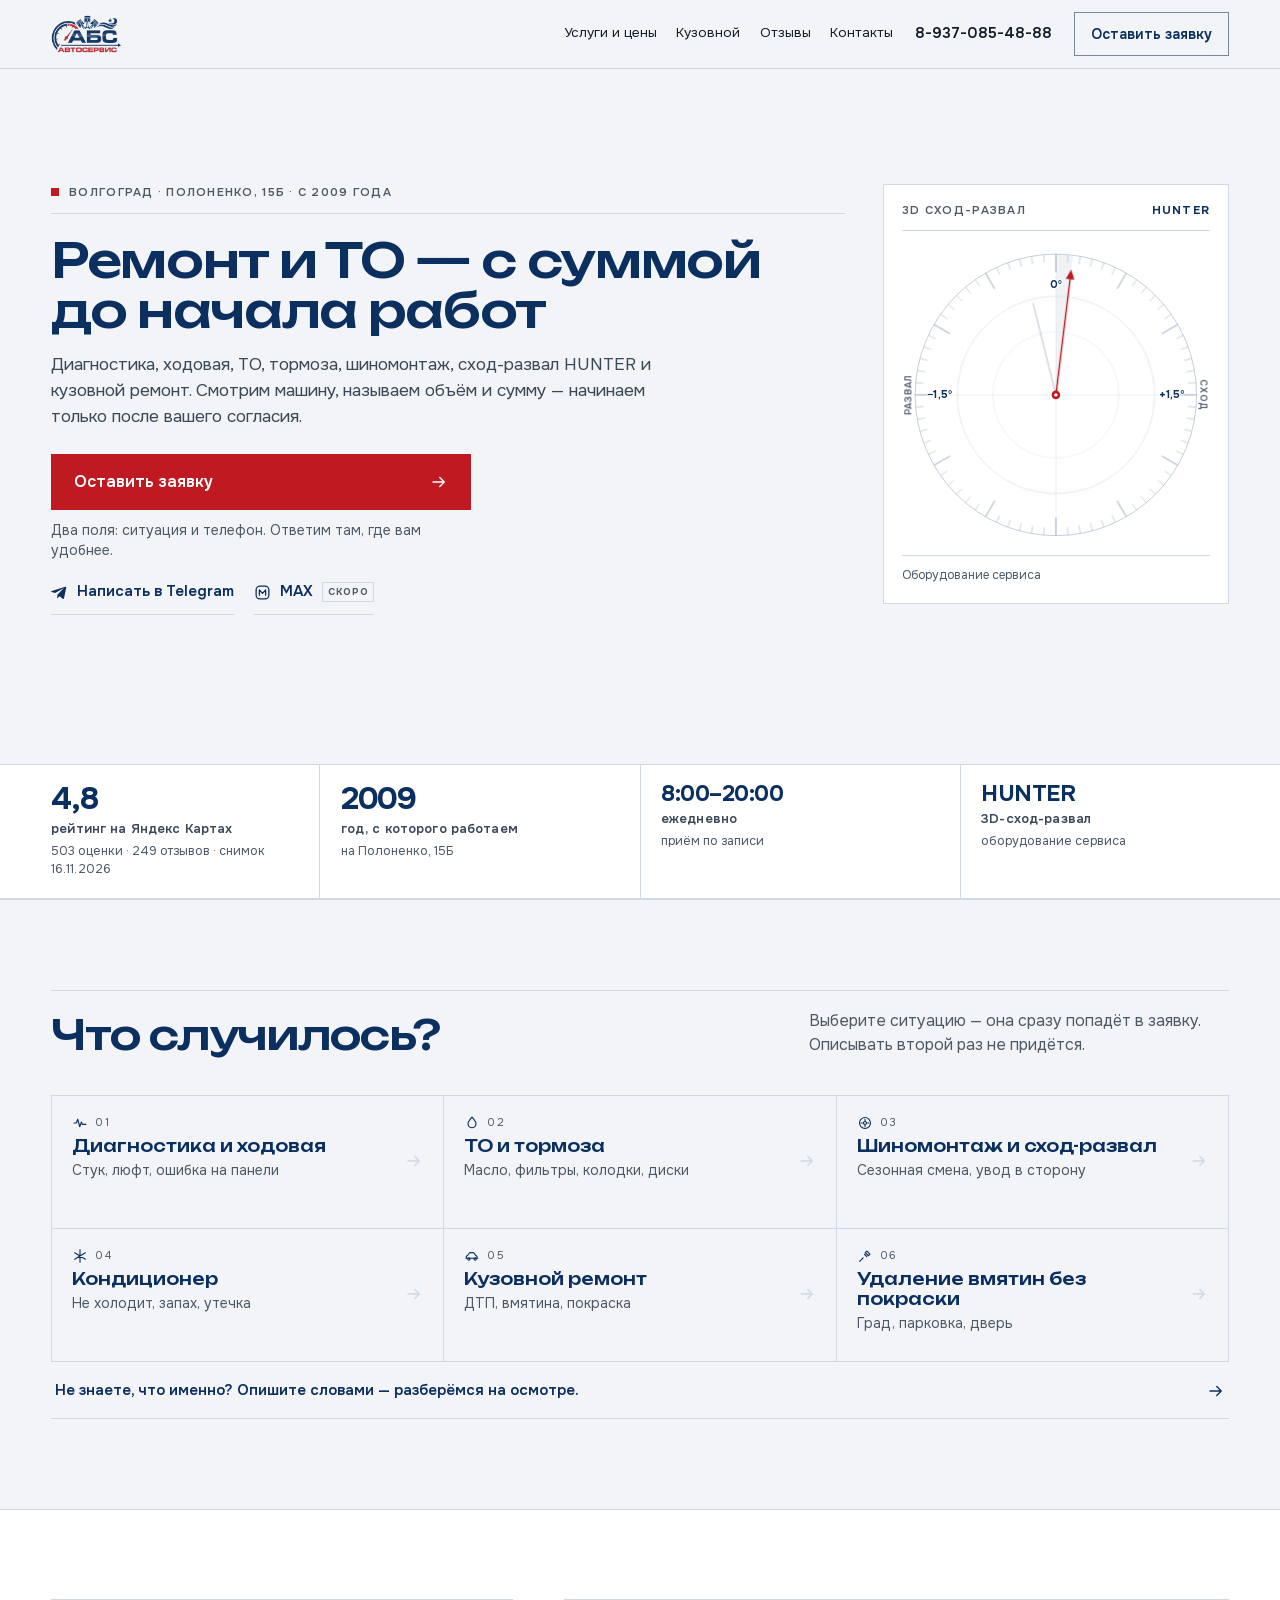
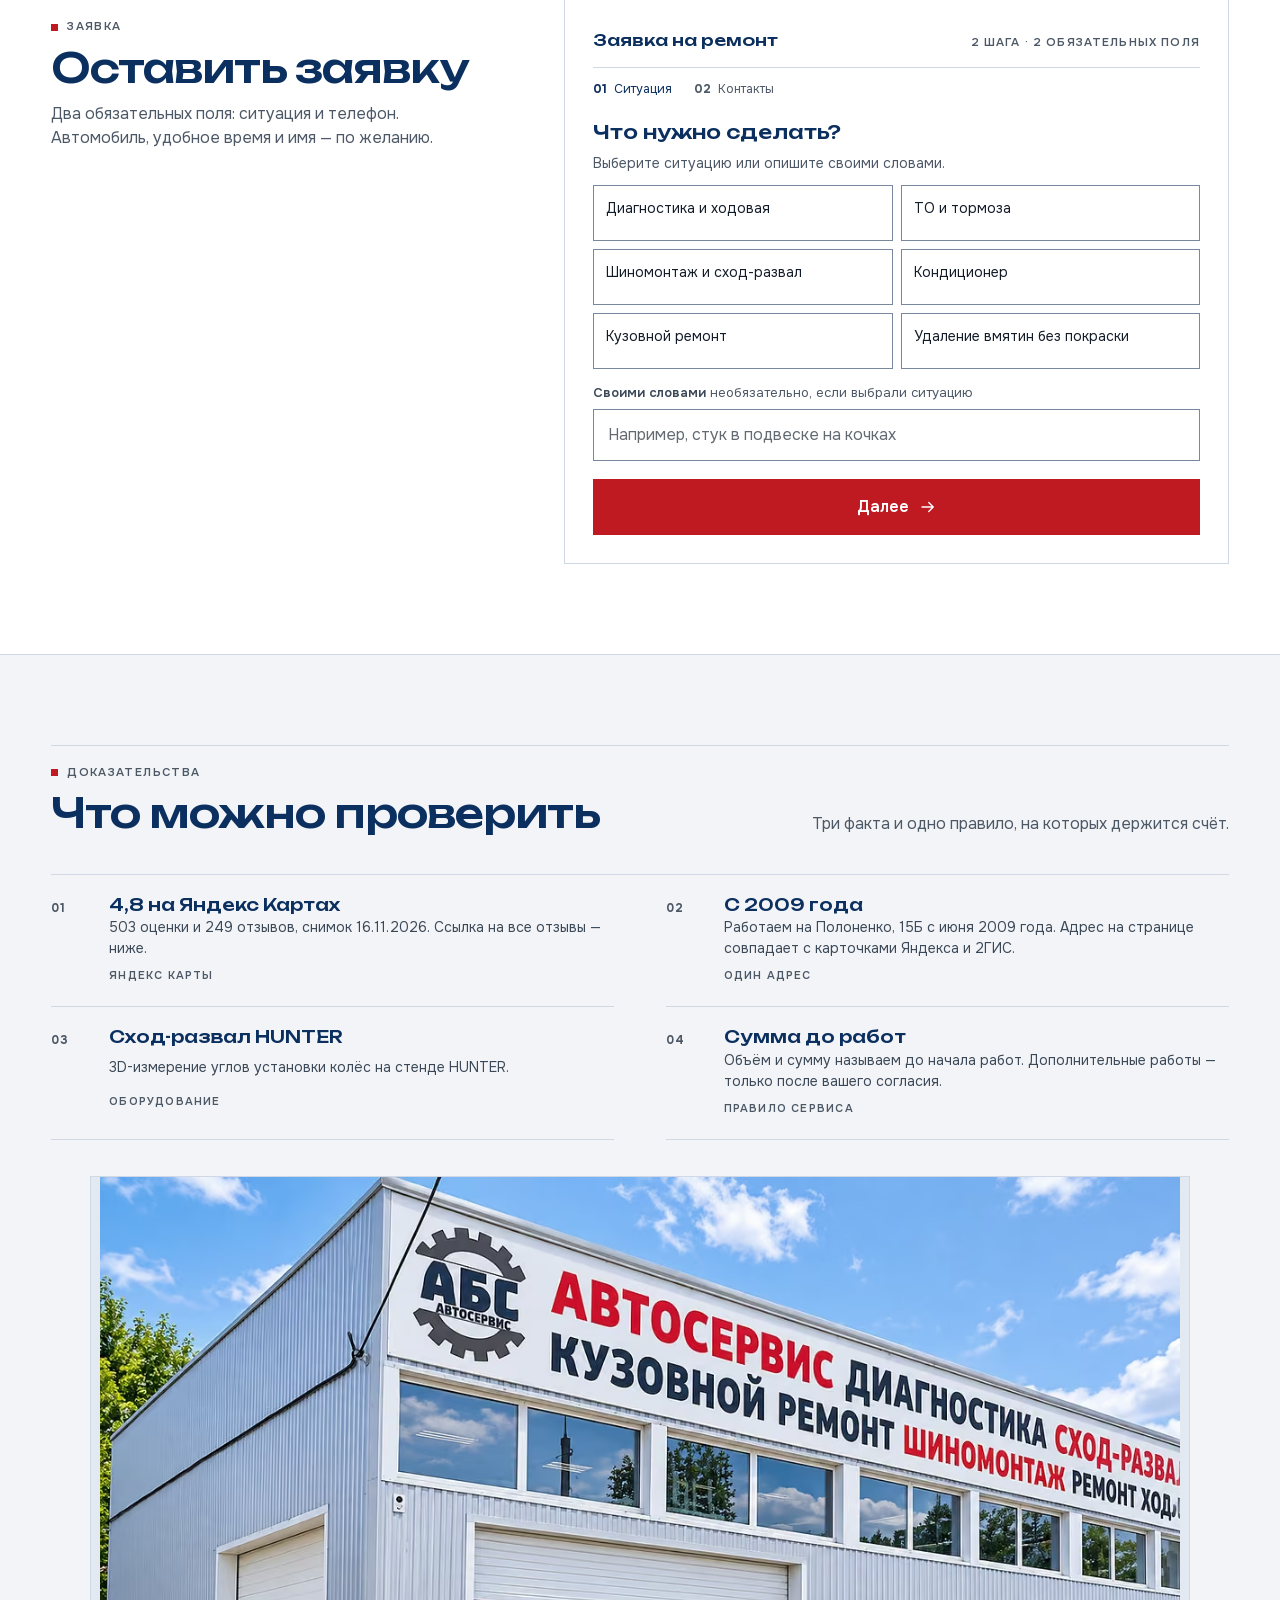
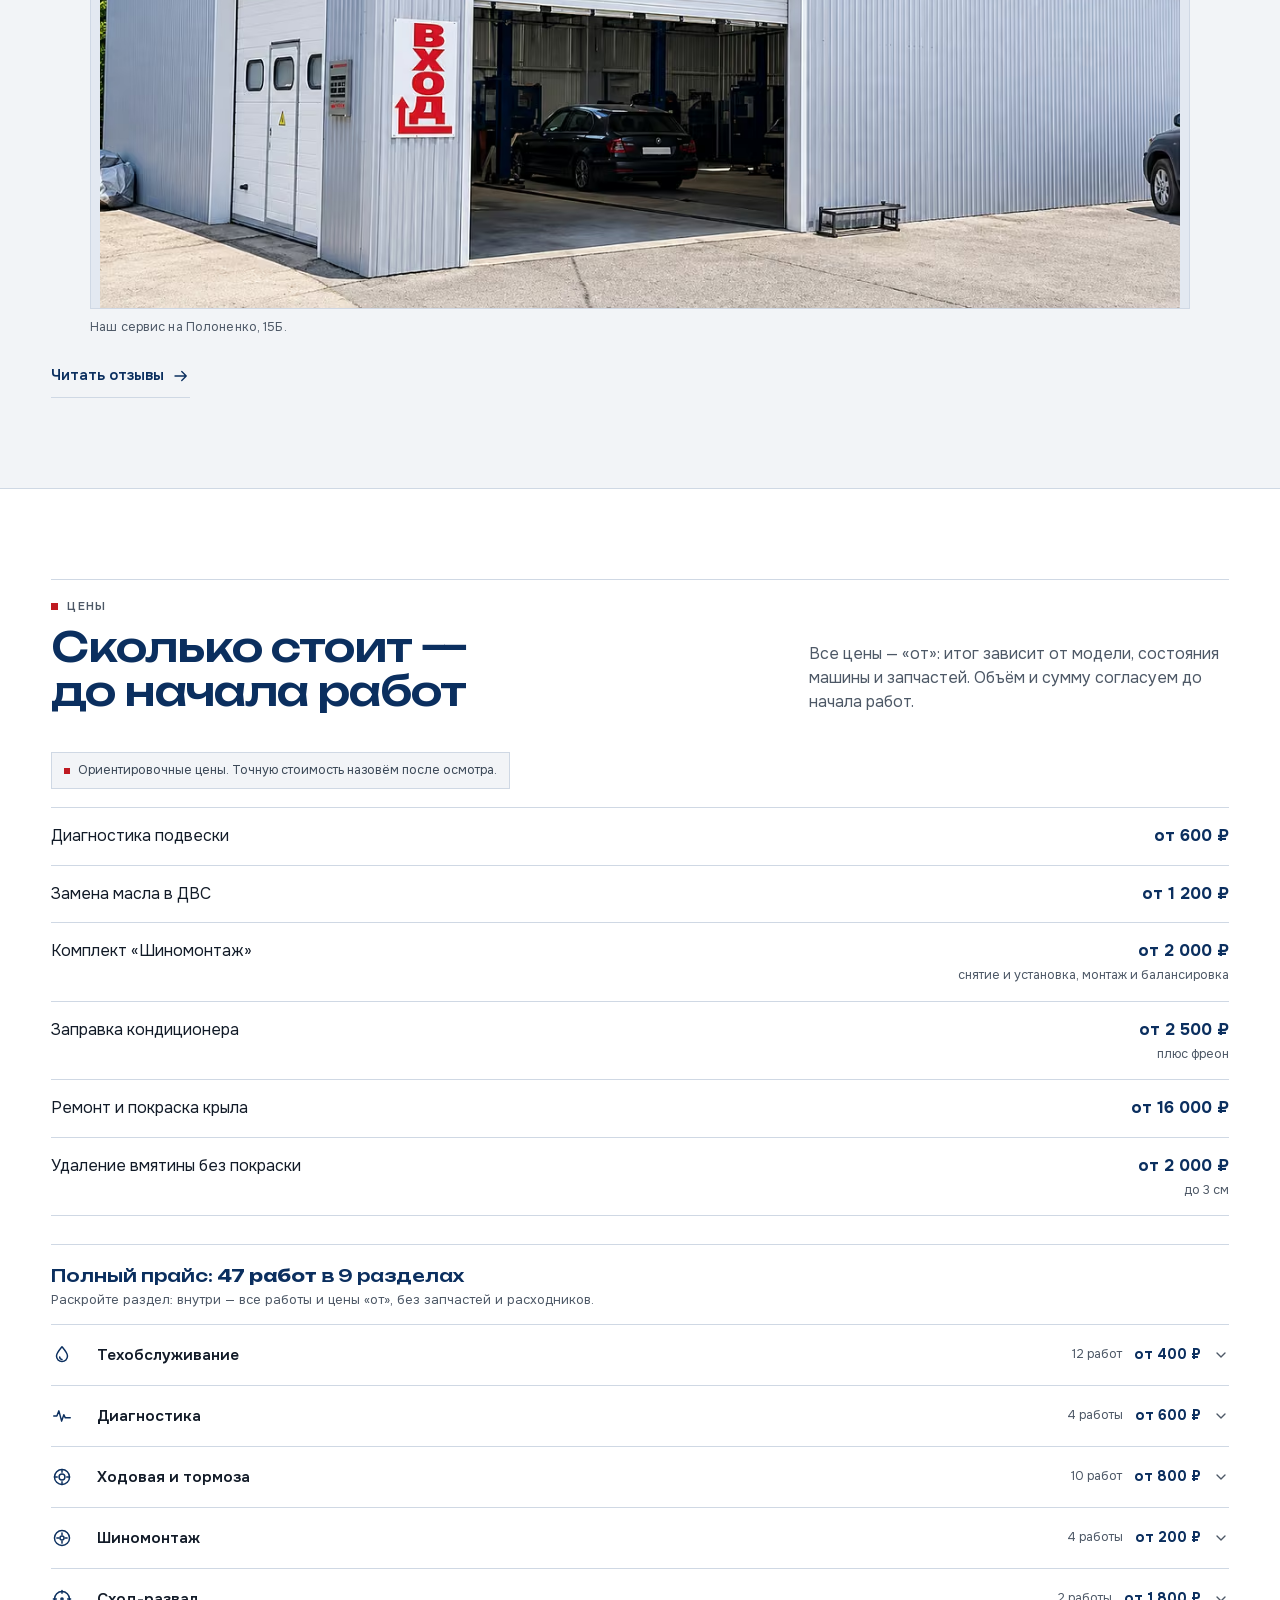
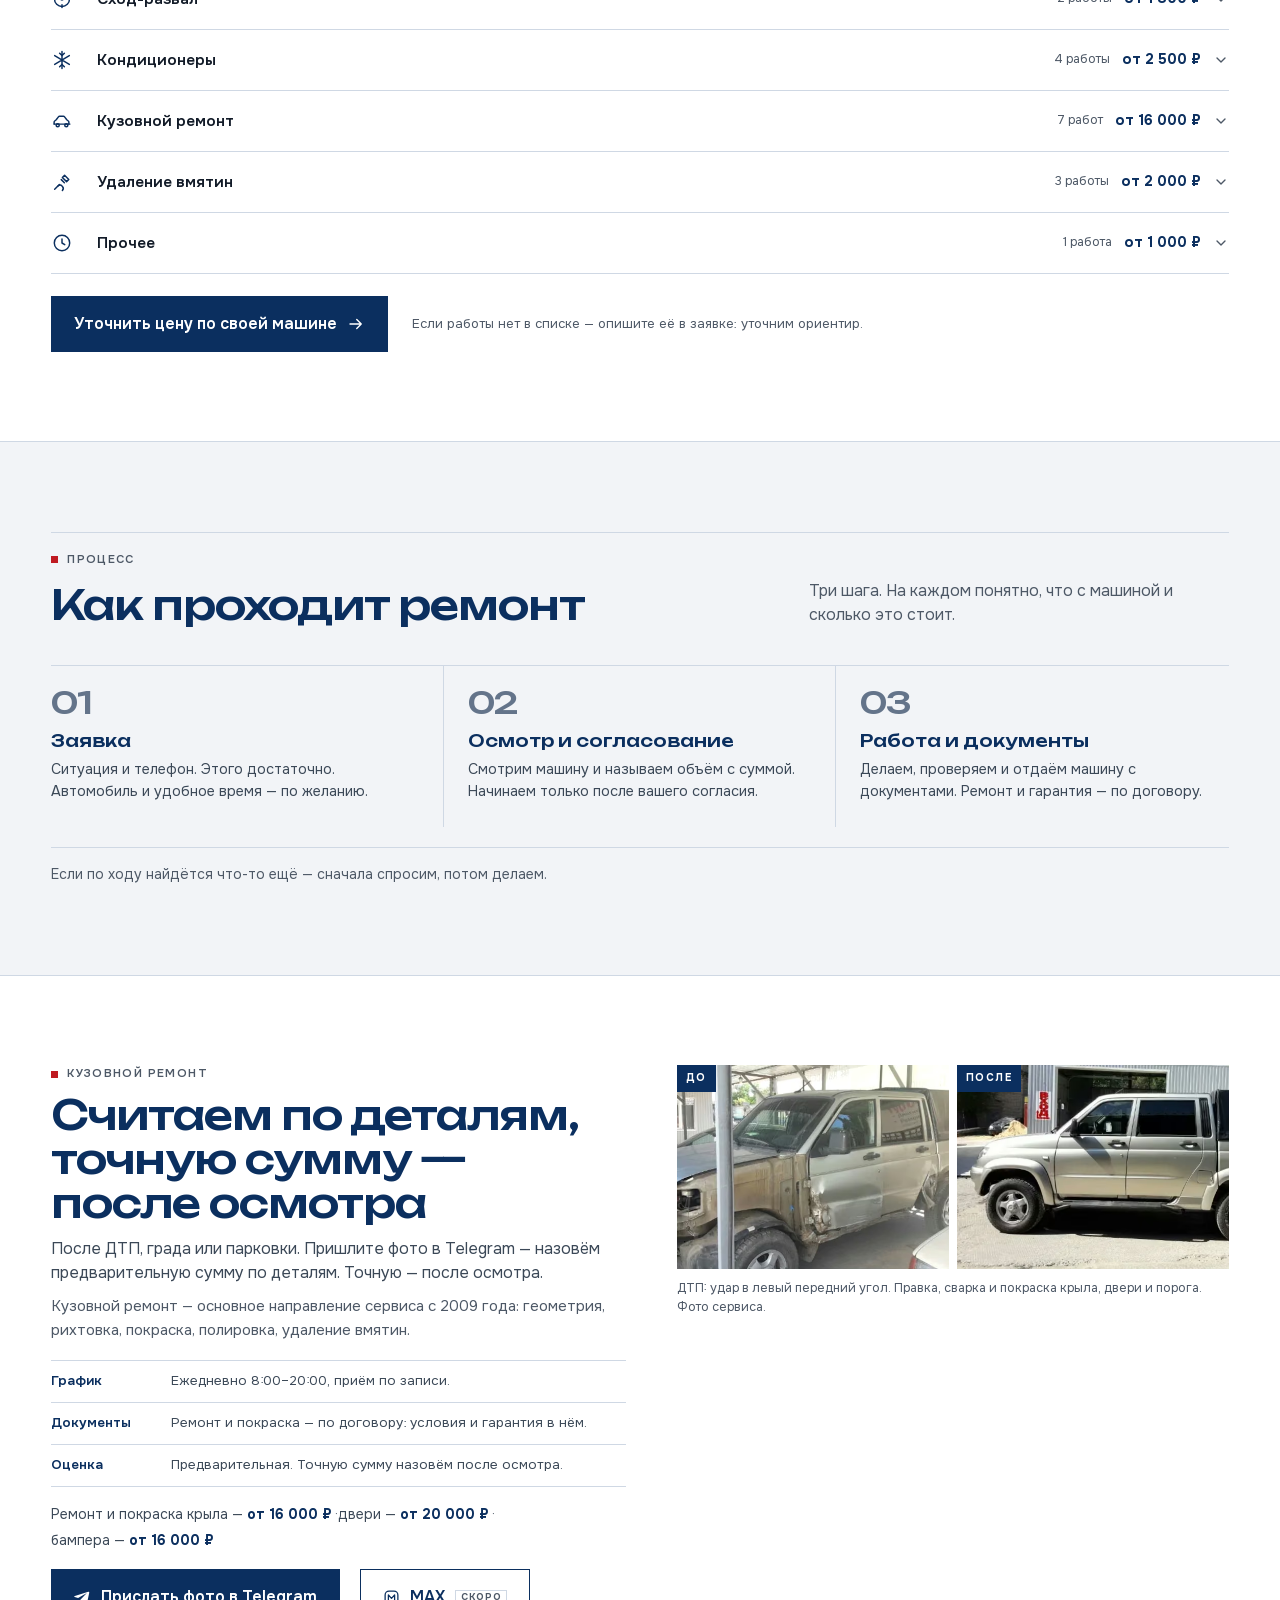
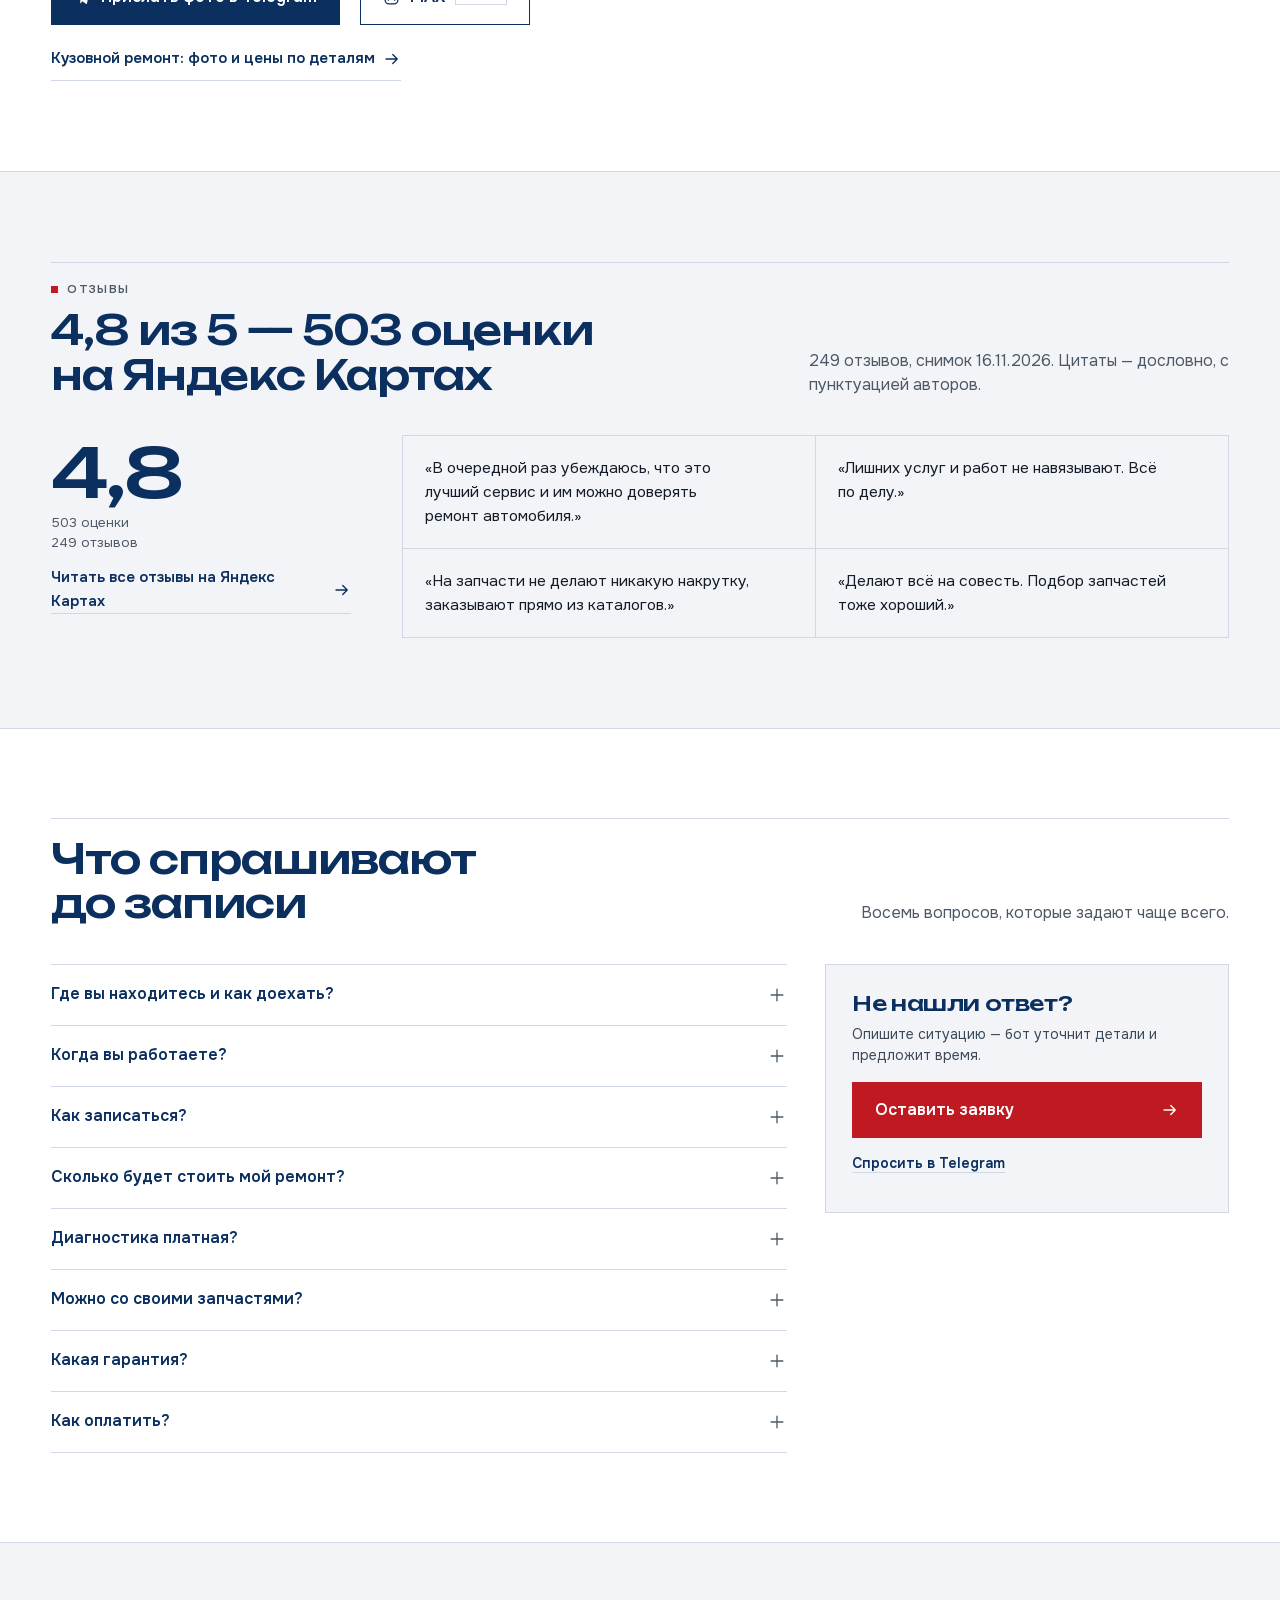
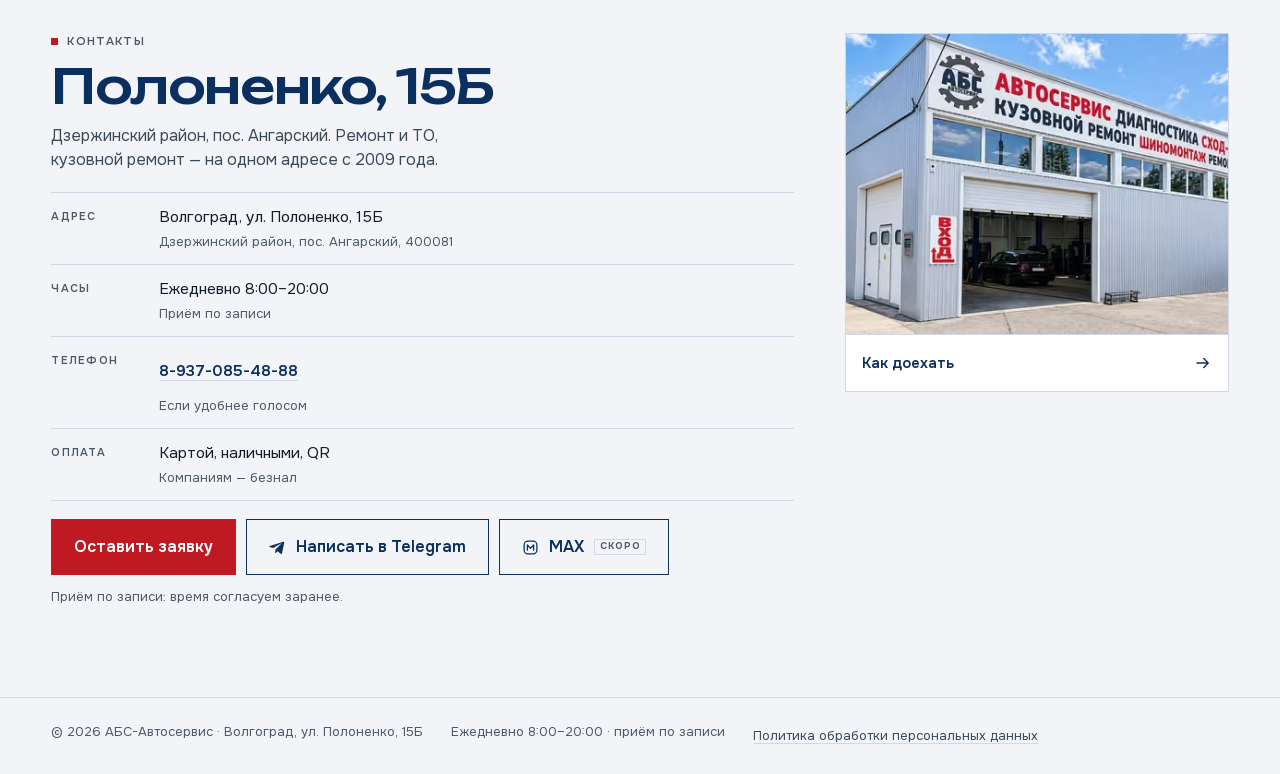
<file: index.html>
<!doctype html>
<html lang="ru" data-site-version="v9">
<head>
<meta charset="utf-8">
<meta name="viewport" content="width=device-width, initial-scale=1">
<meta name="robots" content="noindex, nofollow">
<meta name="theme-color" content="#f2f4f7">
<title>Ремонт и ТО на Полоненко, 15Б — АБС-Автосервис, Волгоград</title>
<meta name="description" content="Полоненко, 15Б. Диагностика, ходовая, ТО, тормоза, шиномонтаж, сход-развал HUNTER, кузовной ремонт. Сумму и объём называем до работ. Ежедневно 8:00–20:00, по записи.">
<link rel="icon" href="assets/favicon.svg" type="image/svg+xml">
<link rel="preload" href="assets/fonts/onest-site-var.woff2" as="font" type="font/woff2" crossorigin>
<link rel="preload" href="assets/fonts/unbounded-site-var.woff2" as="font" type="font/woff2" crossorigin>
<link rel="stylesheet" href="styles/tokens.css">
<link rel="stylesheet" href="styles/v8.css?v=10">
<link rel="stylesheet" href="styles/leadform.css?v=1">
</head>
<body>
<a class="skip" href="#main">Перейти к содержимому</a>

<header class="hd">
  <div class="shell hd__in">
    <a class="brand" href="./" aria-label="АБС-Автосервис — на главную">
      <img src="assets/img/abs-logo-dark-240.webp" width="240" height="128" alt="АБС-Автосервис" decoding="async">
    </a>
    <nav class="nav" aria-label="Основная навигация">
      <a href="#prices">Услуги и цены</a>
      <a href="#kuzov">Кузовной</a>
      <a href="#reviews">Отзывы</a>
      <a href="#contacts">Контакты</a>
    </nav>
    <a class="hd__tel" href="tel:+79370854888" data-tel="header">8-937-085-48-88</a>
    <a class="btn btn--hd" href="#lead" data-form="header">Оставить заявку</a>
  </div>
</header>

<main id="main" tabindex="-1">

  <section class="hero" aria-labelledby="hero-title">
    <div class="shell hero__grid">
      <div class="hero__copy">
        <p class="hero__eyebrow reveal"><span class="hero__geo">Волгоград · Полоненко, 15Б · с 2009 года</span></p>

        <h1 class="hero__title" id="hero-title">Ремонт и ТО —&nbsp;с&nbsp;суммой до&nbsp;начала работ</h1>

        <p class="hero__lede">Диагностика, ходовая, ТО, тормоза, шиномонтаж, сход-развал HUNTER и кузовной ремонт. Смотрим машину, называем объём и сумму — начинаем только после вашего согласия.</p>

        <div class="hero__cta reveal" style="--i:1">
          <a class="btn btn--main" id="hero-cta" href="#lead" data-form="hero">
            <span>Оставить заявку</span>
            <svg class="i" viewBox="0 0 24 24" width="18" height="18" fill="none" stroke="currentColor" stroke-width="1.8" stroke-linecap="round" stroke-linejoin="round" aria-hidden="true"><path d="M4 12h15M13 6l6 6-6 6"/></svg>
          </a>
          <p class="hero__micro">Два поля: ситуация и телефон. Ответим там, где вам удобнее.</p>
          <div class="hero__msgs">
            <a class="hero__tg" href="https://t.me/abs_auto34_bot?start=src_site_hero" data-tg="hero" target="_blank" rel="noopener"><svg class="i" viewBox="0 0 24 24" width="17" height="17" fill="currentColor" aria-hidden="true"><path d="M9.04 15.31 8.7 20.1c.48 0 .7-.2.95-.45l2.28-2.2 4.73 3.47c.87.48 1.49.23 1.72-.8l3.12-14.66c.29-1.29-.47-1.8-1.32-1.48L1.2 9.83c-1.27.5-1.26 1.2-.23 1.52l4.8 1.5L16.9 6.2c.52-.34 1-.16.6.18z"/></svg><span>Написать в Telegram</span></a>
            <button class="msg-max" type="button" data-max-stub><svg class="i" viewBox="0 0 24 24" width="17" height="17" fill="none" stroke="currentColor" stroke-width="1.8" stroke-linecap="round" stroke-linejoin="round" aria-hidden="true"><rect x="3" y="3" width="18" height="18" rx="5.5"/><path d="M7.6 15.8V8.4l4.4 4.8 4.4-4.8v7.4"/></svg><span>MAX</span><span class="soon">скоро</span></button>
          </div>
        </div>
      </div>

      <aside class="sheet reveal" style="--i:1" aria-label="Стенд 3D сход-развала">
        <div class="sheet__head"><span>3D сход-развал</span><b>HUNTER</b></div>
        <div class="sheet__gauge" data-gauge>
          <svg viewBox="6 6 468 468" role="img" aria-label="Шкала 3D сход-развала: развал и схождение">
            <circle cx="240" cy="240" r="214" fill="none" stroke="#a9b6c8" stroke-width="1"/>
            <path d="M240 26 A214 214 0 0 1 266 29 L240 240 Z" fill="#0b2f5f" opacity=".06"/>
            <g class="g-tick">
            <line x1="240.0" y1="26.0" x2="240.0" y2="54.0" stroke="#8fa0b6" stroke-width="1.4"/>
            <line x1="258.7" y1="26.8" x2="257.6" y2="38.8" stroke="#aebbca" stroke-width="1"/>
            <line x1="277.2" y1="29.3" x2="275.1" y2="41.1" stroke="#aebbca" stroke-width="1"/>
            <line x1="295.4" y1="33.3" x2="292.3" y2="44.9" stroke="#aebbca" stroke-width="1"/>
            <line x1="313.2" y1="38.9" x2="309.1" y2="50.2" stroke="#aebbca" stroke-width="1"/>
            <line x1="330.4" y1="46.1" x2="325.4" y2="56.9" stroke="#aebbca" stroke-width="1"/>
            <line x1="347.0" y1="54.7" x2="333.0" y2="78.9" stroke="#8fa0b6" stroke-width="1.4"/>
            <line x1="362.7" y1="64.7" x2="355.9" y2="74.5" stroke="#aebbca" stroke-width="1"/>
            <line x1="377.6" y1="76.1" x2="369.8" y2="85.3" stroke="#aebbca" stroke-width="1"/>
            <line x1="391.3" y1="88.7" x2="382.8" y2="97.2" stroke="#aebbca" stroke-width="1"/>
            <line x1="403.9" y1="102.4" x2="394.7" y2="110.2" stroke="#aebbca" stroke-width="1"/>
            <line x1="415.3" y1="117.3" x2="405.5" y2="124.1" stroke="#aebbca" stroke-width="1"/>
            <line x1="425.3" y1="133.0" x2="401.1" y2="147.0" stroke="#8fa0b6" stroke-width="1.4"/>
            <line x1="433.9" y1="149.6" x2="423.1" y2="154.6" stroke="#aebbca" stroke-width="1"/>
            <line x1="441.1" y1="166.8" x2="429.8" y2="170.9" stroke="#aebbca" stroke-width="1"/>
            <line x1="446.7" y1="184.6" x2="435.1" y2="187.7" stroke="#aebbca" stroke-width="1"/>
            <line x1="450.7" y1="202.8" x2="438.9" y2="204.9" stroke="#aebbca" stroke-width="1"/>
            <line x1="453.2" y1="221.3" x2="441.2" y2="222.4" stroke="#aebbca" stroke-width="1"/>
            <line x1="454.0" y1="240.0" x2="426.0" y2="240.0" stroke="#8fa0b6" stroke-width="1.4"/>
            <line x1="453.2" y1="258.7" x2="441.2" y2="257.6" stroke="#aebbca" stroke-width="1"/>
            <line x1="450.7" y1="277.2" x2="438.9" y2="275.1" stroke="#aebbca" stroke-width="1"/>
            <line x1="446.7" y1="295.4" x2="435.1" y2="292.3" stroke="#aebbca" stroke-width="1"/>
            <line x1="441.1" y1="313.2" x2="429.8" y2="309.1" stroke="#aebbca" stroke-width="1"/>
            <line x1="433.9" y1="330.4" x2="423.1" y2="325.4" stroke="#aebbca" stroke-width="1"/>
            <line x1="425.3" y1="347.0" x2="401.1" y2="333.0" stroke="#8fa0b6" stroke-width="1.4"/>
            <line x1="415.3" y1="362.7" x2="405.5" y2="355.9" stroke="#aebbca" stroke-width="1"/>
            <line x1="403.9" y1="377.6" x2="394.7" y2="369.8" stroke="#aebbca" stroke-width="1"/>
            <line x1="391.3" y1="391.3" x2="382.8" y2="382.8" stroke="#aebbca" stroke-width="1"/>
            <line x1="377.6" y1="403.9" x2="369.8" y2="394.7" stroke="#aebbca" stroke-width="1"/>
            <line x1="362.7" y1="415.3" x2="355.9" y2="405.5" stroke="#aebbca" stroke-width="1"/>
            <line x1="347.0" y1="425.3" x2="333.0" y2="401.1" stroke="#8fa0b6" stroke-width="1.4"/>
            <line x1="330.4" y1="433.9" x2="325.4" y2="423.1" stroke="#aebbca" stroke-width="1"/>
            <line x1="313.2" y1="441.1" x2="309.1" y2="429.8" stroke="#aebbca" stroke-width="1"/>
            <line x1="295.4" y1="446.7" x2="292.3" y2="435.1" stroke="#aebbca" stroke-width="1"/>
            <line x1="277.2" y1="450.7" x2="275.1" y2="438.9" stroke="#aebbca" stroke-width="1"/>
            <line x1="258.7" y1="453.2" x2="257.6" y2="441.2" stroke="#aebbca" stroke-width="1"/>
            <line x1="240.0" y1="454.0" x2="240.0" y2="426.0" stroke="#8fa0b6" stroke-width="1.4"/>
            <line x1="221.3" y1="453.2" x2="222.4" y2="441.2" stroke="#aebbca" stroke-width="1"/>
            <line x1="202.8" y1="450.7" x2="204.9" y2="438.9" stroke="#aebbca" stroke-width="1"/>
            <line x1="184.6" y1="446.7" x2="187.7" y2="435.1" stroke="#aebbca" stroke-width="1"/>
            <line x1="166.8" y1="441.1" x2="170.9" y2="429.8" stroke="#aebbca" stroke-width="1"/>
            <line x1="149.6" y1="433.9" x2="154.6" y2="423.1" stroke="#aebbca" stroke-width="1"/>
            <line x1="133.0" y1="425.3" x2="147.0" y2="401.1" stroke="#8fa0b6" stroke-width="1.4"/>
            <line x1="117.3" y1="415.3" x2="124.1" y2="405.5" stroke="#aebbca" stroke-width="1"/>
            <line x1="102.4" y1="403.9" x2="110.2" y2="394.7" stroke="#aebbca" stroke-width="1"/>
            <line x1="88.7" y1="391.3" x2="97.2" y2="382.8" stroke="#aebbca" stroke-width="1"/>
            <line x1="76.1" y1="377.6" x2="85.3" y2="369.8" stroke="#aebbca" stroke-width="1"/>
            <line x1="64.7" y1="362.7" x2="74.5" y2="355.9" stroke="#aebbca" stroke-width="1"/>
            <line x1="54.7" y1="347.0" x2="78.9" y2="333.0" stroke="#8fa0b6" stroke-width="1.4"/>
            <line x1="46.1" y1="330.4" x2="56.9" y2="325.4" stroke="#aebbca" stroke-width="1"/>
            <line x1="38.9" y1="313.2" x2="50.2" y2="309.1" stroke="#aebbca" stroke-width="1"/>
            <line x1="33.3" y1="295.4" x2="44.9" y2="292.3" stroke="#aebbca" stroke-width="1"/>
            <line x1="29.3" y1="277.2" x2="41.1" y2="275.1" stroke="#aebbca" stroke-width="1"/>
            <line x1="26.8" y1="258.7" x2="38.8" y2="257.6" stroke="#aebbca" stroke-width="1"/>
            <line x1="26.0" y1="240.0" x2="54.0" y2="240.0" stroke="#8fa0b6" stroke-width="1.4"/>
            <line x1="26.8" y1="221.3" x2="38.8" y2="222.4" stroke="#aebbca" stroke-width="1"/>
            <line x1="29.3" y1="202.8" x2="41.1" y2="204.9" stroke="#aebbca" stroke-width="1"/>
            <line x1="33.3" y1="184.6" x2="44.9" y2="187.7" stroke="#aebbca" stroke-width="1"/>
            <line x1="38.9" y1="166.8" x2="50.2" y2="170.9" stroke="#aebbca" stroke-width="1"/>
            <line x1="46.1" y1="149.6" x2="56.9" y2="154.6" stroke="#aebbca" stroke-width="1"/>
            <line x1="54.7" y1="133.0" x2="78.9" y2="147.0" stroke="#8fa0b6" stroke-width="1.4"/>
            <line x1="64.7" y1="117.3" x2="74.5" y2="124.1" stroke="#aebbca" stroke-width="1"/>
            <line x1="76.1" y1="102.4" x2="85.3" y2="110.2" stroke="#aebbca" stroke-width="1"/>
            <line x1="88.7" y1="88.7" x2="97.2" y2="97.2" stroke="#aebbca" stroke-width="1"/>
            <line x1="102.4" y1="76.1" x2="110.2" y2="85.3" stroke="#aebbca" stroke-width="1"/>
            <line x1="117.3" y1="64.7" x2="124.1" y2="74.5" stroke="#aebbca" stroke-width="1"/>
            <line x1="133.0" y1="54.7" x2="147.0" y2="78.9" stroke="#8fa0b6" stroke-width="1.4"/>
            <line x1="149.6" y1="46.1" x2="154.6" y2="56.9" stroke="#aebbca" stroke-width="1"/>
            <line x1="166.8" y1="38.9" x2="170.9" y2="50.2" stroke="#aebbca" stroke-width="1"/>
            <line x1="184.6" y1="33.3" x2="187.7" y2="44.9" stroke="#aebbca" stroke-width="1"/>
            <line x1="202.8" y1="29.3" x2="204.9" y2="41.1" stroke="#aebbca" stroke-width="1"/>
            <line x1="221.3" y1="26.8" x2="222.4" y2="38.8" stroke="#aebbca" stroke-width="1"/>
            </g>
            <circle cx="240" cy="240" r="150" fill="none" stroke="#d5dce6" stroke-width="1"/>
            <circle cx="240" cy="240" r="96" fill="none" stroke="#e3e9f1" stroke-width="1"/>
            <line x1="58" y1="240" x2="422" y2="240" stroke="#dfe6ef" stroke-width="1"/>
            <line x1="240" y1="58" x2="240" y2="422" stroke="#dfe6ef" stroke-width="1"/>
            <line x1="240" y1="240" x2="240" y2="96" stroke="#0b2f5f" stroke-width="1" opacity=".4" transform="rotate(-14 240 240)"/>
            <g class="g-needle">
              <line x1="240" y1="240" x2="240" y2="60" stroke="#bf1a21" stroke-width="1.8"/>
              <path d="M240 48l6.5 15h-13z" fill="#bf1a21"/>
            </g>
            <circle cx="240" cy="240" r="6.5" fill="#bf1a21"/>
            <circle cx="240" cy="240" r="2.6" fill="#fff"/>
            <text class="g-num" x="240" y="78" text-anchor="middle">0&#176;</text>
            <text class="g-num" x="44" y="244">&#8722;1,5&#176;</text>
            <text class="g-num" x="436" y="244" text-anchor="end">+1,5&#176;</text>
            <text transform="rotate(-90 20 240)" x="20" y="240" text-anchor="middle">РАЗВАЛ</text>
            <text transform="rotate(90 460 240)" x="460" y="240" text-anchor="middle">СХОД</text>
          </svg>
        </div>
        <p class="sheet__foot">Оборудование сервиса</p>
      </aside>
    </div>

    <div class="facts">
      <ul class="shell facts__in">
        <li class="fact"><b class="fact__n">4,8</b><span class="fact__l">рейтинг на Яндекс Картах</span><span class="fact__note">503 оценки · 249 отзывов · снимок 16.11.2026</span></li>
        <li class="fact"><b class="fact__n">2009</b><span class="fact__l">год, с которого работаем</span><span class="fact__note">на Полоненко, 15Б</span></li>
        <li class="fact"><b class="fact__n fact__n--sm">8:00–20:00</b><span class="fact__l">ежедневно</span><span class="fact__note">приём по записи</span></li>
        <li class="fact"><b class="fact__n fact__n--sm">HUNTER</b><span class="fact__l">3D-сход-развал</span><span class="fact__note">оборудование сервиса</span></li>
      </ul>
    </div>
  </section>

  <section class="sec" id="situations" aria-labelledby="sit-title">
    <div class="shell">
      <header class="sec__head reveal">
        <h2 id="sit-title">Что случилось?</h2>
        <p class="sec__lead">Выберите ситуацию — она сразу попадёт в заявку. Описывать второй раз не придётся.</p>
      </header>

      <ul class="sits">
        <li>
          <button class="sit reveal" type="button" style="--i:0" data-service="Диагностика и ходовая" data-service-code="diag_suspension">
            <span class="sit__n" aria-hidden="true"><svg viewBox="0 0 24 24" width="16" height="16" fill="none" stroke="currentColor" stroke-width="1.7" stroke-linecap="round" stroke-linejoin="round"><path d="M3 12h3.4l2.2-5.6 3 11.2 2.4-7 1.6 3.4H21"/></svg>01</span>
            <span class="sit__h">Диагностика и ходовая</span>
            <span class="sit__p">Стук, люфт, ошибка на панели</span>
            <svg class="i" viewBox="0 0 24 24" width="18" height="18" fill="none" stroke="currentColor" stroke-width="1.8" stroke-linecap="round" stroke-linejoin="round" aria-hidden="true"><path d="M4 12h15M13 6l6 6-6 6"/></svg>
          </button>
        </li>
        <li>
          <button class="sit reveal" type="button" style="--i:1" data-service="ТО и тормоза" data-service-code="to_engine_oil">
            <span class="sit__n" aria-hidden="true"><svg viewBox="0 0 24 24" width="16" height="16" fill="none" stroke="currentColor" stroke-width="1.7" stroke-linecap="round" stroke-linejoin="round"><path d="M12 3c3 3.6 6 7 6 10.2A6 6 0 0 1 6 13.2C6 10 9 6.6 12 3z"/></svg>02</span>
            <span class="sit__h">ТО и тормоза</span>
            <span class="sit__p">Масло, фильтры, колодки, диски</span>
            <svg class="i" viewBox="0 0 24 24" width="18" height="18" fill="none" stroke="currentColor" stroke-width="1.8" stroke-linecap="round" stroke-linejoin="round" aria-hidden="true"><path d="M4 12h15M13 6l6 6-6 6"/></svg>
          </button>
        </li>
        <li>
          <button class="sit reveal" type="button" style="--i:2" data-service="Шиномонтаж и сход-развал" data-service-code="tire_set_complect">
            <span class="sit__n" aria-hidden="true"><svg viewBox="0 0 24 24" width="16" height="16" fill="none" stroke="currentColor" stroke-width="1.7" stroke-linecap="round" stroke-linejoin="round"><circle cx="12" cy="12" r="8.2"/><path d="M12 6.4v2.2M12 15.4v2.2M6.4 12h2.2M15.4 12h2.2"/><circle cx="12" cy="12" r="2.2"/></svg>03</span>
            <span class="sit__h">Шиномонтаж и сход-развал</span>
            <span class="sit__p">Сезонная смена, увод в сторону</span>
            <svg class="i" viewBox="0 0 24 24" width="18" height="18" fill="none" stroke="currentColor" stroke-width="1.8" stroke-linecap="round" stroke-linejoin="round" aria-hidden="true"><path d="M4 12h15M13 6l6 6-6 6"/></svg>
          </button>
        </li>
        <li>
          <button class="sit reveal" type="button" style="--i:0" data-service="Кондиционер" data-service-code="ac_refill">
            <span class="sit__n" aria-hidden="true"><svg viewBox="0 0 24 24" width="16" height="16" fill="none" stroke="currentColor" stroke-width="1.7" stroke-linecap="round" stroke-linejoin="round"><path d="M12 2.8v18.4M4 7.2l16 9.6M20 7.2 4 16.8"/></svg>04</span>
            <span class="sit__h">Кондиционер</span>
            <span class="sit__p">Не холодит, запах, утечка</span>
            <svg class="i" viewBox="0 0 24 24" width="18" height="18" fill="none" stroke="currentColor" stroke-width="1.8" stroke-linecap="round" stroke-linejoin="round" aria-hidden="true"><path d="M4 12h15M13 6l6 6-6 6"/></svg>
          </button>
        </li>
        <li>
          <button class="sit reveal" type="button" style="--i:1" data-service="Кузовной ремонт" data-service-code="body_wing_repair_paint">
            <span class="sit__n" aria-hidden="true"><svg viewBox="0 0 24 24" width="16" height="16" fill="none" stroke="currentColor" stroke-width="1.7" stroke-linecap="round" stroke-linejoin="round"><path d="M3.4 15.4v-2.1c0-.5.2-1 .6-1.3l1.7-1.4 2.4-3.1c.3-.4.8-.6 1.2-.6h4.3c.5 0 .9.2 1.2.6l2.4 3.1 1.7 1.4c.4.3.6.8.6 1.3v2.1"/><path d="M3.4 15.4h17.2"/><circle cx="7.3" cy="16.6" r="1.7"/><circle cx="16.7" cy="16.6" r="1.7"/></svg>05</span>
            <span class="sit__h">Кузовной ремонт</span>
            <span class="sit__p">ДТП, вмятина, покраска</span>
            <svg class="i" viewBox="0 0 24 24" width="18" height="18" fill="none" stroke="currentColor" stroke-width="1.8" stroke-linecap="round" stroke-linejoin="round" aria-hidden="true"><path d="M4 12h15M13 6l6 6-6 6"/></svg>
          </button>
        </li>
        <li>
          <button class="sit reveal" type="button" style="--i:2" data-service="Удаление вмятин без покраски" data-service-code="dent_removal_up_to_3cm">
            <span class="sit__n" aria-hidden="true"><svg viewBox="0 0 24 24" width="16" height="16" fill="none" stroke="currentColor" stroke-width="1.7" stroke-linecap="round" stroke-linejoin="round"><path d="M4 20l5.2-5.2M14.8 4.6l4.6 4.6-2.4 2.4-4.6-4.6z"/><path d="M11.2 9.4l3.4 3.4"/></svg>06</span>
            <span class="sit__h">Удаление вмятин без покраски</span>
            <span class="sit__p">Град, парковка, дверь</span>
            <svg class="i" viewBox="0 0 24 24" width="18" height="18" fill="none" stroke="currentColor" stroke-width="1.8" stroke-linecap="round" stroke-linejoin="round" aria-hidden="true"><path d="M4 12h15M13 6l6 6-6 6"/></svg>
          </button>
        </li>
      </ul>

      <a class="sits__more reveal" href="#lead" data-form="situations" data-lead-focus="service">
        <span>Не знаете, что именно? Опишите словами — разберёмся на осмотре.</span>
        <svg class="i" viewBox="0 0 24 24" width="18" height="18" fill="none" stroke="currentColor" stroke-width="1.8" stroke-linecap="round" stroke-linejoin="round" aria-hidden="true"><path d="M4 12h15M13 6l6 6-6 6"/></svg>
      </a>
    </div>
  </section>

  <section class="sec sec--panel" id="lead" aria-labelledby="lead-title">
    <div class="shell leadsec">
      <div class="leadsec__head reveal">
        <p class="label">Заявка</p>
        <h2 id="lead-title">Оставить заявку</h2>
        <p class="leadsec__lede">Два обязательных поля: ситуация и телефон. Автомобиль, удобное время и имя — по желанию.</p>
      </div>

      <div class="lead reveal" id="lead-card" data-mode="transfer" style="--i:1">
        <form id="lead-form" novalidate data-consent-version="site-consent-v2">
          <div class="lead__top">
            <p class="lead__name">Заявка на ремонт</p>
            <p class="lead__meta">2 шага · 2 обязательных поля</p>
          </div>

          <ol class="lead__steps">
            <li data-step-indicator="1" aria-current="step"><b>01</b> Ситуация</li>
            <li data-step-indicator="2"><b>02</b> Контакты</li>
          </ol>

          <fieldset class="lead__pane" data-step="1">
            <legend>Что нужно сделать?</legend>
            <p class="lead__hint" id="step1-hint">Выберите ситуацию или опишите своими словами.</p>
            <div class="lead__chips" role="group" aria-labelledby="step1-hint">
                <button class="chip" type="button" aria-pressed="false" data-service="Диагностика и ходовая" data-service-code="diag_suspension">
                  <span class="chip__t">Диагностика и ходовая</span>
                  <svg class="chip__ok" viewBox="0 0 24 24" width="15" height="15" fill="none" stroke="currentColor" stroke-width="2.4" stroke-linecap="round" stroke-linejoin="round" aria-hidden="true"><path d="M4 12.5 9.5 18 20 6.5"/></svg>
                </button>
                <button class="chip" type="button" aria-pressed="false" data-service="ТО и тормоза" data-service-code="to_engine_oil">
                  <span class="chip__t">ТО и тормоза</span>
                  <svg class="chip__ok" viewBox="0 0 24 24" width="15" height="15" fill="none" stroke="currentColor" stroke-width="2.4" stroke-linecap="round" stroke-linejoin="round" aria-hidden="true"><path d="M4 12.5 9.5 18 20 6.5"/></svg>
                </button>
                <button class="chip" type="button" aria-pressed="false" data-service="Шиномонтаж и сход-развал" data-service-code="tire_set_complect">
                  <span class="chip__t">Шиномонтаж и сход-развал</span>
                  <svg class="chip__ok" viewBox="0 0 24 24" width="15" height="15" fill="none" stroke="currentColor" stroke-width="2.4" stroke-linecap="round" stroke-linejoin="round" aria-hidden="true"><path d="M4 12.5 9.5 18 20 6.5"/></svg>
                </button>
                <button class="chip" type="button" aria-pressed="false" data-service="Кондиционер" data-service-code="ac_refill">
                  <span class="chip__t">Кондиционер</span>
                  <svg class="chip__ok" viewBox="0 0 24 24" width="15" height="15" fill="none" stroke="currentColor" stroke-width="2.4" stroke-linecap="round" stroke-linejoin="round" aria-hidden="true"><path d="M4 12.5 9.5 18 20 6.5"/></svg>
                </button>
                <button class="chip" type="button" aria-pressed="false" data-service="Кузовной ремонт" data-service-code="body_wing_repair_paint">
                  <span class="chip__t">Кузовной ремонт</span>
                  <svg class="chip__ok" viewBox="0 0 24 24" width="15" height="15" fill="none" stroke="currentColor" stroke-width="2.4" stroke-linecap="round" stroke-linejoin="round" aria-hidden="true"><path d="M4 12.5 9.5 18 20 6.5"/></svg>
                </button>
                <button class="chip" type="button" aria-pressed="false" data-service="Удаление вмятин без покраски" data-service-code="dent_removal_up_to_3cm">
                  <span class="chip__t">Удаление вмятин без покраски</span>
                  <svg class="chip__ok" viewBox="0 0 24 24" width="15" height="15" fill="none" stroke="currentColor" stroke-width="2.4" stroke-linecap="round" stroke-linejoin="round" aria-hidden="true"><path d="M4 12.5 9.5 18 20 6.5"/></svg>
                </button>
            </div>

            <div class="field">
              <label class="field__label" for="lead-service">Своими словами <span>необязательно, если выбрали ситуацию</span></label>
              <input id="lead-service" name="service" type="text" maxlength="120" autocomplete="off" placeholder="Например, стук в подвеске на кочках" aria-describedby="lead-service-error">
              <span class="field__err" id="lead-service-error" hidden></span>
            </div>

            <div class="lead__acts">
              <button class="btn btn--main" type="button" id="lead-next">
                <span>Далее</span>
                <svg class="i" viewBox="0 0 24 24" width="18" height="18" fill="none" stroke="currentColor" stroke-width="1.8" stroke-linecap="round" stroke-linejoin="round" aria-hidden="true"><path d="M4 12h15M13 6l6 6-6 6"/></svg>
              </button>
            </div>
          </fieldset>

          <fieldset class="lead__pane" data-step="2" hidden>
            <legend>Как с вами связаться</legend>
            <p class="lead__hint">Телефон нужен, чтобы согласовать время и уточнить детали.</p>

            <p class="lead__picked" id="lead-picked" hidden>Выбрано: <b id="lead-picked-name"></b><button type="button" id="lead-edit">Изменить</button></p>

            <div class="field">
              <label class="field__label" for="lead-phone">Телефон <span>обязательно</span></label>
              <input id="lead-phone" name="phone" type="tel" inputmode="tel" autocomplete="tel" placeholder="+7 900 000-00-00" aria-describedby="lead-phone-error">
              <span class="field__err" id="lead-phone-error" hidden></span>
            </div>

            <p class="field__label" id="chan-legend">Где удобнее ответить</p>
            <div class="chan" role="radiogroup" aria-labelledby="chan-legend">
              <label class="chan__opt">
                <input type="radio" name="reply_channel" value="telegram" checked>
                <span class="chan__box"><span class="chan__t">Telegram</span></span>
              </label>
              <label class="chan__opt">
                <input type="radio" name="reply_channel" value="max" data-max-choice="1">
                <span class="chan__box"><span class="chan__t">MAX</span></span>
              </label>
            </div>
            <p class="lead__hint" id="chan-hint">Ответим там, где удобнее. Выбор MAX попадёт в заявку.</p>
            <p class="lead__chan" id="lead-chan" hidden>Вы выбрали MAX — отметим это в заявке.</p>

            <details class="lead__more">
              <summary>Добавить автомобиль, удобное время и имя</summary>
              <div class="field__pair">
                <div class="field">
                  <label class="field__label" for="lead-car">Автомобиль</label>
                  <input id="lead-car" name="car" type="text" maxlength="120" autocomplete="off" placeholder="Марка, модель, год">
                </div>
                <div class="field">
                  <label class="field__label" for="lead-time">Когда удобно</label>
                  <input id="lead-time" name="wish_time" type="text" maxlength="80" autocomplete="off" placeholder="Завтра после 17:00">
                </div>
                <div class="field">
                  <label class="field__label" for="lead-name">Имя</label>
                  <input id="lead-name" name="name" type="text" maxlength="80" autocomplete="name" placeholder="Как к вам обращаться">
                </div>
              </div>
            </details>

            <label class="check" for="lead-consent">
              <input id="lead-consent" name="consent" type="checkbox" aria-describedby="lead-consent-error">
              <span>Согласен на обработку персональных данных</span>
            </label>
            <span class="check__err" id="lead-consent-error" hidden></span>
            <p class="lead__alt"><a href="privacy/" target="_blank" rel="noopener">Политика обработки персональных данных</a></p>

            <div class="lead__acts">
              <button class="btn btn--back" type="button" id="lead-back">
                <svg viewBox="0 0 24 24" width="18" height="18" fill="none" stroke="currentColor" stroke-width="2" stroke-linecap="round" stroke-linejoin="round" aria-hidden="true"><path d="M20 12H5M11 6l-6 6 6 6"/></svg>
                <span>Назад</span>
              </button>
              <button class="btn btn--main" type="submit" id="lead-send">
                <span data-send-api hidden>Отправить заявку</span>
                <span data-send-transfer>Собрать текст заявки</span>
              </button>
            </div>

            <p class="lead__alt">Не хотите заполнять? Позвоните: <a href="tel:+79370854888" data-tel="form">8-937-085-48-88</a>.</p>

            <p class="lead__status" id="lead-status" role="status" aria-live="polite"></p>
          </fieldset>

          <div class="hp">
            <input id="lead-website" name="website" type="text" tabindex="-1" autocomplete="off" aria-hidden="true">
          </div>
        </form>

        <div class="lead__done" id="lead-done" hidden tabindex="-1">
          <div id="lead-done-api" hidden>
            <p class="lead__check" id="lead-check">
              <svg viewBox="0 0 24 24" fill="none" stroke="currentColor" stroke-width="1.8" stroke-linecap="round" stroke-linejoin="round" aria-hidden="true"><path d="M4 12.5 9.5 18 20 6.5"/></svg>
            </p>
            <h3 id="lead-done-title">Заявка у нас</h3>
            <p class="lead__no" id="lead-no" hidden></p>
            <p id="lead-done-message"></p>
            <p class="lead__chan" id="lead-chan-done" hidden>Вы выбрали MAX — менеджер увидит это в заявке.</p>
            <div class="lead__acts" id="lead-messengers" hidden></div>
            <p class="lead__note">Услуга уже в заявке — заново рассказывать не придётся.</p>
            <p class="lead__note">Заявка — ещё не запись: время согласуем с вами.</p>
          </div>

          <div id="lead-done-transfer" hidden>
            <h3>Заявка собрана, но ещё не отправлена</h3>
            <p id="lead-transfer-lead">Скопируйте текст и отправьте в Telegram — или позвоните. В тексте указано, где вам удобнее ответить.</p>
            <textarea class="lead__text" id="lead-text" rows="8" readonly aria-label="Текст заявки"></textarea>
            <div class="lead__acts">
              <button class="btn btn--main" type="button" id="lead-copy"><span>Скопировать текст заявки</span></button>
              <a class="btn btn--msg-ghost" href="https://t.me/abs_auto34_bot?start=src_site_form" data-tg="form-transfer" target="_blank" rel="noopener">Открыть Telegram</a>
            </div>
            <p class="lead__note" id="lead-copy-note">Вставьте скопированный текст в сообщение и отправьте.</p>
          </div>

          <div class="lead__foot">
            <a href="tel:+79370854888" data-tel="success">Позвонить</a>
            <button type="button" id="lead-again">Оставить ещё одну заявку</button>
          </div>
        </div>
      </div>
    </div>
  </section>

  <section class="sec" id="proof" aria-labelledby="proof-title">
    <div class="shell">
      <header class="sec__head reveal">
        <p class="label">Доказательства</p>
        <h2 id="proof-title">Что можно проверить</h2>
        <p class="sec__lead">Три факта и одно правило, на которых держится счёт.</p>
      </header>

      <ul class="proofs">
        <li class="proof reveal" style="--i:0">
          <span class="proof__n" aria-hidden="true">01</span>
          <h3>4,8 на Яндекс Картах</h3>
          <p>503 оценки и 249 отзывов, снимок 16.11.2026. Ссылка на все отзывы — ниже.</p>
          <span class="proof__tag">Яндекс Карты</span>
        </li>
        <li class="proof reveal" style="--i:1">
          <span class="proof__n" aria-hidden="true">02</span>
          <h3>С 2009 года</h3>
          <p>Работаем на Полоненко, 15Б с июня 2009 года. Адрес на странице совпадает с карточками Яндекса и 2ГИС.</p>
          <span class="proof__tag">Один адрес</span>
        </li>
        <li class="proof reveal" style="--i:0">
          <span class="proof__n" aria-hidden="true">03</span>
          <h3>Сход-развал HUNTER</h3>
          <p>3D-измерение углов установки колёс на стенде HUNTER.</p>
          <span class="proof__tag">Оборудование</span>
        </li>
        <li class="proof reveal" style="--i:1">
          <span class="proof__n" aria-hidden="true">04</span>
          <h3>Сумма до работ</h3>
          <p>Объём и сумму называем до начала работ. Дополнительные работы — только после вашего согласия.</p>
          <span class="proof__tag">Правило сервиса</span>
        </li>
      </ul>

    </div>

    <figure class="proof-photo reveal">
      <picture>
        <source type="image/avif" srcset="assets/img/abs-facade-480.avif 480w, assets/img/abs-facade-768.avif 768w, assets/img/abs-facade-1200.avif 1200w" sizes="100vw">
        <img src="assets/img/abs-facade-1200.webp"
             srcset="assets/img/abs-facade-480.webp 480w, assets/img/abs-facade-768.webp 768w, assets/img/abs-facade-1200.webp 1200w"
             sizes="100vw" width="1524" height="1032"
             alt="Фасад АБС-Автосервиса на Полоненко, 15Б: открытый бокс и машина внутри"
             loading="lazy" decoding="async">
      </picture>
      <figcaption>Наш сервис на Полоненко, 15Б.</figcaption>
    </figure>

    <div class="shell">
      <p class="proofs__more reveal"><a class="link-arrow" href="#reviews">Читать отзывы <svg class="i" viewBox="0 0 24 24" width="18" height="18" fill="none" stroke="currentColor" stroke-width="1.8" stroke-linecap="round" stroke-linejoin="round" aria-hidden="true"><path d="M4 12h15M13 6l6 6-6 6"/></svg></a></p>
    </div>
  </section>

  <section class="sec sec--panel" id="prices" aria-labelledby="prices-title">
    <div class="shell">
      <header class="sec__head reveal">
        <p class="label">Цены</p>
        <h2 id="prices-title">Сколько стоит — до начала работ</h2>
        <p class="sec__lead">Все цены — «от»: итог зависит от модели, состояния машины и запчастей. Объём и сумму согласуем до начала работ.</p>
      </header>

      <p class="plate reveal">Ориентировочные цены. Точную стоимость назовём после осмотра.</p>

      <ul class="prices reveal">
          <li class="price"><span class="price__n">Диагностика подвески</span><span class="price__v"><b>от&nbsp;600&nbsp;₽</b></span></li>
          <li class="price"><span class="price__n">Замена масла в ДВС</span><span class="price__v"><b>от&nbsp;1&nbsp;200&nbsp;₽</b></span></li>
          <li class="price"><span class="price__n">Комплект «Шиномонтаж»</span><span class="price__v"><b>от&nbsp;2&nbsp;000&nbsp;₽</b><i>снятие и установка, монтаж и балансировка</i></span></li>
          <li class="price"><span class="price__n">Заправка кондиционера</span><span class="price__v"><b>от&nbsp;2&nbsp;500&nbsp;₽</b><i>плюс фреон</i></span></li>
          <li class="price"><span class="price__n">Ремонт и покраска крыла</span><span class="price__v"><b>от&nbsp;16&nbsp;000&nbsp;₽</b></span></li>
          <li class="price"><span class="price__n">Удаление вмятины без покраски</span><span class="price__v"><b>от&nbsp;2&nbsp;000&nbsp;₽</b><i>до 3 см</i></span></li>
      </ul>

      <div class="pg-wrap reveal">
        <p class="pg-title">Полный прайс: <b>47&nbsp;работ</b> в 9&nbsp;разделах</p>
        <p class="pg-note">Раскройте раздел: внутри — все работы и цены «от», без запчастей и расходников.</p>
        <!-- Полный прайс собирается из prices-fallback.js: tools/prices-block.py (каталог клиента) -->
      <!-- prices:full:start -->
<div class="pg-list" id="price-full">
        <details class="pg">
          <summary>
            <span class="pg__i" aria-hidden="true"><svg viewBox="0 0 24 24" width="22" height="22" fill="none" stroke="currentColor" stroke-width="1.6" stroke-linecap="round" stroke-linejoin="round"><path d="M12 3c3 3.6 6 7 6 10.2A6 6 0 0 1 6 13.2C6 10 9 6.6 12 3z"/><path d="M9.5 14.2a2.7 2.7 0 0 0 2.5 2.6"/></svg></span>
            <span class="pg__name">Техобслуживание</span>
            <span class="pg__count">12&nbsp;работ</span>
            <span class="pg__from">от&nbsp;400&nbsp;₽</span>
            <span class="pg__chev" aria-hidden="true"><svg viewBox="0 0 24 24" width="16" height="16" fill="none" stroke="currentColor" stroke-width="2" stroke-linecap="round" stroke-linejoin="round"><path d="M6 9l6 6 6-6"/></svg></span>
          </summary>
          <ul class="pg__body">
            <li class="pg__row"><span class="pg__t">Замена воздушного фильтра</span><span class="pg__v">от&nbsp;400&nbsp;₽</span></li>
            <li class="pg__row"><span class="pg__t">Замена салонного фильтра</span><span class="pg__v">от&nbsp;400&nbsp;₽</span></li>
            <li class="pg__row"><span class="pg__t">Замена топливного фильтра (выносной)</span><span class="pg__v">от&nbsp;600&nbsp;₽</span></li>
            <li class="pg__row"><span class="pg__t">Замена масла в МКПП</span><span class="pg__v">от&nbsp;800&nbsp;₽</span></li>
            <li class="pg__row"><span class="pg__t">Замена масла в ДВС</span><span class="pg__v">от&nbsp;1 200&nbsp;₽</span></li>
            <li class="pg__row"><span class="pg__t">Замена масла ГУР</span><span class="pg__v">от&nbsp;1 400&nbsp;₽</span></li>
            <li class="pg__row"><span class="pg__t">Замена масла в АКПП</span><span class="pg__v">от&nbsp;1 400&nbsp;₽</span></li>
            <li class="pg__row"><span class="pg__t">Замена охлаждающей жидкости</span><span class="pg__v">от&nbsp;1 400&nbsp;₽</span></li>
            <li class="pg__row"><span class="pg__t">Замена свечей зажигания (комплект)</span><span class="pg__v">от&nbsp;1 400&nbsp;₽</span></li>
            <li class="pg__row"><span class="pg__t">Замена топливного фильтра (в баке)</span><span class="pg__v">от&nbsp;2 500&nbsp;₽</span></li>
            <li class="pg__row"><span class="pg__t">Замена фильтра АКПП (снятие поддона)</span><span class="pg__v">от&nbsp;3 600&nbsp;₽</span></li>
            <li class="pg__row"><span class="pg__t">Замена ремня ГРМ</span><span class="pg__v">от&nbsp;5 500&nbsp;₽</span></li>
          </ul>
        </details>
        <details class="pg">
          <summary>
            <span class="pg__i" aria-hidden="true"><svg viewBox="0 0 24 24" width="22" height="22" fill="none" stroke="currentColor" stroke-width="1.6" stroke-linecap="round" stroke-linejoin="round"><path d="M3 12h3.4l2.2-5.6 3 11.2 2.4-7 1.6 3.4H21"/></svg></span>
            <span class="pg__name">Диагностика</span>
            <span class="pg__count">4&nbsp;работы</span>
            <span class="pg__from">от&nbsp;600&nbsp;₽</span>
            <span class="pg__chev" aria-hidden="true"><svg viewBox="0 0 24 24" width="16" height="16" fill="none" stroke="currentColor" stroke-width="2" stroke-linecap="round" stroke-linejoin="round"><path d="M6 9l6 6 6-6"/></svg></span>
          </summary>
          <ul class="pg__body">
            <li class="pg__row"><span class="pg__t">Диагностика подвески</span><span class="pg__v">от&nbsp;600&nbsp;₽</span></li>
            <li class="pg__row"><span class="pg__t">Проверка дефектов кузова</span><span class="pg__v">от&nbsp;600&nbsp;₽</span></li>
            <li class="pg__row"><span class="pg__t">Сканирование ошибок</span><span class="pg__v">от&nbsp;1 200&nbsp;₽</span></li>
            <li class="pg__row"><span class="pg__t">Проверка перед покупкой</span><span class="pg__v">от&nbsp;2 600&nbsp;₽</span></li>
          </ul>
        </details>
        <details class="pg">
          <summary>
            <span class="pg__i" aria-hidden="true"><svg viewBox="0 0 24 24" width="22" height="22" fill="none" stroke="currentColor" stroke-width="1.6" stroke-linecap="round" stroke-linejoin="round"><circle cx="12" cy="12" r="8.2"/><circle cx="12" cy="12" r="3.2"/><path d="M12 3.8v3M12 17.2v3M3.8 12h3M17.2 12h3"/></svg></span>
            <span class="pg__name">Ходовая и тормоза</span>
            <span class="pg__count">10&nbsp;работ</span>
            <span class="pg__from">от&nbsp;800&nbsp;₽</span>
            <span class="pg__chev" aria-hidden="true"><svg viewBox="0 0 24 24" width="16" height="16" fill="none" stroke="currentColor" stroke-width="2" stroke-linecap="round" stroke-linejoin="round"><path d="M6 9l6 6 6-6"/></svg></span>
          </summary>
          <ul class="pg__body">
            <li class="pg__row"><span class="pg__t">Замена стойки стабилизатора</span><span class="pg__v">от&nbsp;800&nbsp;₽</span></li>
            <li class="pg__row"><span class="pg__t">Замена заднего амортизатора</span><span class="pg__v">от&nbsp;1 200&nbsp;₽</span></li>
            <li class="pg__row"><span class="pg__t">Замена тормозного диска</span><span class="pg__v">от&nbsp;1 200&nbsp;₽</span></li>
            <li class="pg__row"><span class="pg__t">Замена тормозных колодок</span><span class="pg__v">от&nbsp;1 200&nbsp;₽</span></li>
            <li class="pg__row"><span class="pg__t">Замена втулок стабилизатора</span><span class="pg__v">от&nbsp;1 600&nbsp;₽</span></li>
            <li class="pg__row"><span class="pg__t">Замена переднего амортизатора</span><span class="pg__v">от&nbsp;2 200&nbsp;₽</span></li>
            <li class="pg__row"><span class="pg__t">Проточка тормозного диска (без снятия)<i>за 1 диск, без снятия с автомобиля</i></span><span class="pg__v">от&nbsp;2 500&nbsp;₽</span></li>
            <li class="pg__row"><span class="pg__t">Проточка тормозного диска (со снятием)<i>за 1 диск, со снятием с автомобиля</i></span><span class="pg__v">от&nbsp;2 500&nbsp;₽</span></li>
            <li class="pg__row"><span class="pg__t">Замена задних колодок (барабан)</span><span class="pg__v">от&nbsp;2 600&nbsp;₽</span></li>
            <li class="pg__row"><span class="pg__t">Замена сцепления</span><span class="pg__v">от&nbsp;7 000&nbsp;₽</span></li>
          </ul>
        </details>
        <details class="pg">
          <summary>
            <span class="pg__i" aria-hidden="true"><svg viewBox="0 0 24 24" width="22" height="22" fill="none" stroke="currentColor" stroke-width="1.6" stroke-linecap="round" stroke-linejoin="round"><circle cx="12" cy="12" r="8.2"/><path d="M12 6.4v2.2M12 15.4v2.2M6.4 12h2.2M15.4 12h2.2"/><circle cx="12" cy="12" r="2.2"/></svg></span>
            <span class="pg__name">Шиномонтаж</span>
            <span class="pg__count">4&nbsp;работы</span>
            <span class="pg__from">от&nbsp;200&nbsp;₽</span>
            <span class="pg__chev" aria-hidden="true"><svg viewBox="0 0 24 24" width="16" height="16" fill="none" stroke="currentColor" stroke-width="2" stroke-linecap="round" stroke-linejoin="round"><path d="M6 9l6 6 6-6"/></svg></span>
          </summary>
          <ul class="pg__body">
            <li class="pg__row"><span class="pg__t">Стендовая балансировка колеса</span><span class="pg__v">от&nbsp;200&nbsp;₽</span></li>
            <li class="pg__row"><span class="pg__t">Установка латки на снятом колесе</span><span class="pg__v">от&nbsp;300&nbsp;₽</span></li>
            <li class="pg__row"><span class="pg__t">Комплект «Шиномонтаж»<i>снятие и установка колеса, демонтаж и монтаж шины, стендовая балансировка</i></span><span class="pg__v">от&nbsp;2 000&nbsp;₽</span></li>
            <li class="pg__row"><span class="pg__t">Ремонт бокового пореза</span><span class="pg__v">от&nbsp;2 000&nbsp;₽</span></li>
          </ul>
        </details>
        <details class="pg">
          <summary>
            <span class="pg__i" aria-hidden="true"><svg viewBox="0 0 24 24" width="22" height="22" fill="none" stroke="currentColor" stroke-width="1.6" stroke-linecap="round" stroke-linejoin="round"><circle cx="12" cy="12" r="8.2"/><path d="M12 2.6v3.2M12 18.2v3.2M2.6 12h3.2M18.2 12h3.2"/><circle cx="12" cy="12" r="1.2"/></svg></span>
            <span class="pg__name">Сход-развал</span>
            <span class="pg__count">2&nbsp;работы</span>
            <span class="pg__from">от&nbsp;1 800&nbsp;₽</span>
            <span class="pg__chev" aria-hidden="true"><svg viewBox="0 0 24 24" width="16" height="16" fill="none" stroke="currentColor" stroke-width="2" stroke-linecap="round" stroke-linejoin="round"><path d="M6 9l6 6 6-6"/></svg></span>
          </summary>
          <ul class="pg__body">
            <li class="pg__row"><span class="pg__t">3D Сход-развал<i>одна ось, седан</i></span><span class="pg__v">от&nbsp;1 800&nbsp;₽</span></li>
            <li class="pg__row"><span class="pg__t">3D Сход-развал<i>две оси, седан</i></span><span class="pg__v">от&nbsp;2 200&nbsp;₽</span></li>
          </ul>
        </details>
        <details class="pg">
          <summary>
            <span class="pg__i" aria-hidden="true"><svg viewBox="0 0 24 24" width="22" height="22" fill="none" stroke="currentColor" stroke-width="1.6" stroke-linecap="round" stroke-linejoin="round"><path d="M12 2.8v18.4M4 7.2l16 9.6M20 7.2 4 16.8"/><path d="M9.4 4.6 12 7.2l2.6-2.6M9.4 19.4 12 16.8l2.6 2.6"/></svg></span>
            <span class="pg__name">Кондиционеры</span>
            <span class="pg__count">4&nbsp;работы</span>
            <span class="pg__from">от&nbsp;2 500&nbsp;₽</span>
            <span class="pg__chev" aria-hidden="true"><svg viewBox="0 0 24 24" width="16" height="16" fill="none" stroke="currentColor" stroke-width="2" stroke-linecap="round" stroke-linejoin="round"><path d="M6 9l6 6 6-6"/></svg></span>
          </summary>
          <ul class="pg__body">
            <li class="pg__row"><span class="pg__t">Заправка кондиционера<i>плюс стоимость фреона</i></span><span class="pg__v">от&nbsp;2 500&nbsp;₽</span></li>
            <li class="pg__row"><span class="pg__t">Замена подшипника шкива компрессора кондиционера</span><span class="pg__v">от&nbsp;3 500&nbsp;₽</span></li>
            <li class="pg__row"><span class="pg__t">Снять/установить компрессор кондиционера</span><span class="pg__v">от&nbsp;3 500&nbsp;₽</span></li>
            <li class="pg__row"><span class="pg__t">Снять/установить радиатор охлаждения</span><span class="pg__v">от&nbsp;4 500&nbsp;₽</span></li>
          </ul>
        </details>
        <details class="pg">
          <summary>
            <span class="pg__i" aria-hidden="true"><svg viewBox="0 0 24 24" width="22" height="22" fill="none" stroke="currentColor" stroke-width="1.6" stroke-linecap="round" stroke-linejoin="round"><path d="M3.4 15.4v-2.1c0-.5.2-1 .6-1.3l1.7-1.4 2.4-3.1c.3-.4.8-.6 1.2-.6h4.3c.5 0 .9.2 1.2.6l2.4 3.1 1.7 1.4c.4.3.6.8.6 1.3v2.1"/><path d="M3.4 15.4h17.2"/><circle cx="7.3" cy="16.6" r="1.7"/><circle cx="16.7" cy="16.6" r="1.7"/></svg></span>
            <span class="pg__name">Кузовной ремонт</span>
            <span class="pg__count">7&nbsp;работ</span>
            <span class="pg__from">от&nbsp;16 000&nbsp;₽</span>
            <span class="pg__chev" aria-hidden="true"><svg viewBox="0 0 24 24" width="16" height="16" fill="none" stroke="currentColor" stroke-width="2" stroke-linecap="round" stroke-linejoin="round"><path d="M6 9l6 6 6-6"/></svg></span>
          </summary>
          <ul class="pg__body">
            <li class="pg__row"><span class="pg__t">Покраска бампера, установка</span><span class="pg__v">от&nbsp;16 000&nbsp;₽</span></li>
            <li class="pg__row"><span class="pg__t">Ремонт и покраска крыла</span><span class="pg__v">от&nbsp;16 000&nbsp;₽</span></li>
            <li class="pg__row"><span class="pg__t">Ремонт и покраска крышки багажника</span><span class="pg__v">от&nbsp;18 000&nbsp;₽</span></li>
            <li class="pg__row"><span class="pg__t">Ремонт и покраска порога</span><span class="pg__v">от&nbsp;18 000&nbsp;₽</span></li>
            <li class="pg__row"><span class="pg__t">Ремонт и покраска двери</span><span class="pg__v">от&nbsp;20 000&nbsp;₽</span></li>
            <li class="pg__row"><span class="pg__t">Ремонт и покраска капота</span><span class="pg__v">от&nbsp;20 000&nbsp;₽</span></li>
            <li class="pg__row"><span class="pg__t">Ремонт и покраска крыши</span><span class="pg__v">от&nbsp;26 000&nbsp;₽</span></li>
          </ul>
        </details>
        <details class="pg">
          <summary>
            <span class="pg__i" aria-hidden="true"><svg viewBox="0 0 24 24" width="22" height="22" fill="none" stroke="currentColor" stroke-width="1.6" stroke-linecap="round" stroke-linejoin="round"><path d="M4 20l5.2-5.2M14.8 4.6l4.6 4.6-2.4 2.4-4.6-4.6z"/><path d="M11.2 9.4l3.4 3.4M7.6 16.4a3.4 3.4 0 0 1 4.8 4.8"/></svg></span>
            <span class="pg__name">Удаление вмятин</span>
            <span class="pg__count">3&nbsp;работы</span>
            <span class="pg__from">от&nbsp;2 000&nbsp;₽</span>
            <span class="pg__chev" aria-hidden="true"><svg viewBox="0 0 24 24" width="16" height="16" fill="none" stroke="currentColor" stroke-width="2" stroke-linecap="round" stroke-linejoin="round"><path d="M6 9l6 6 6-6"/></svg></span>
          </summary>
          <ul class="pg__body">
            <li class="pg__row"><span class="pg__t">Удаление вмятины без покраски<i>вмятина размером до 3 см; без учёта демонтажа деталей</i></span><span class="pg__v">от&nbsp;2 000&nbsp;₽</span></li>
            <li class="pg__row"><span class="pg__t">Удаление вмятины без покраски<i>вмятина размером до 5 см; без учёта демонтажа деталей</i></span><span class="pg__v">от&nbsp;4 000&nbsp;₽</span></li>
            <li class="pg__row"><span class="pg__t">Удаление вмятины без покраски<i>вмятина размером до 8 см; без учёта демонтажа деталей</i></span><span class="pg__v">от&nbsp;6 000&nbsp;₽</span></li>
          </ul>
        </details>
        <details class="pg">
          <summary>
            <span class="pg__i" aria-hidden="true"><svg viewBox="0 0 24 24" width="22" height="22" fill="none" stroke="currentColor" stroke-width="1.6" stroke-linecap="round" stroke-linejoin="round"><circle cx="12" cy="12" r="8.4"/><path d="M12 7.6V12l3 1.8"/></svg></span>
            <span class="pg__name">Прочее</span>
            <span class="pg__count">1&nbsp;работа</span>
            <span class="pg__from">от&nbsp;1 000&nbsp;₽</span>
            <span class="pg__chev" aria-hidden="true"><svg viewBox="0 0 24 24" width="16" height="16" fill="none" stroke="currentColor" stroke-width="2" stroke-linecap="round" stroke-linejoin="round"><path d="M6 9l6 6 6-6"/></svg></span>
          </summary>
          <ul class="pg__body">
            <li class="pg__row"><span class="pg__t">Нормочас работ</span><span class="pg__v">от&nbsp;1 000&nbsp;₽</span></li>
          </ul>
        </details>
      </div>
      <!-- prices:full:end -->
      </div>

      <div class="prices__foot reveal">
        <a class="btn btn--navy" href="#lead" data-form="prices" data-lead-focus="service">
          <span>Уточнить цену по своей машине</span>
          <svg class="i" viewBox="0 0 24 24" width="18" height="18" fill="none" stroke="currentColor" stroke-width="1.8" stroke-linecap="round" stroke-linejoin="round" aria-hidden="true"><path d="M4 12h15M13 6l6 6-6 6"/></svg>
        </a>
        <p class="prices__note">Если работы нет в списке — опишите её в заявке: уточним ориентир.</p>
      </div>
    </div>
  </section>

  <section class="sec" id="process" aria-labelledby="process-title">
    <div class="shell">
      <header class="sec__head reveal">
        <p class="label">Процесс</p>
        <h2 id="process-title">Как проходит ремонт</h2>
        <p class="sec__lead">Три шага. На каждом понятно, что с машиной и сколько это стоит.</p>
      </header>

      <ol class="steps">
        <li class="step reveal" style="--i:0">
          <span class="step__n" aria-hidden="true">01</span>
          <h3>Заявка</h3>
          <p>Ситуация и телефон. Этого достаточно. Автомобиль и удобное время — по желанию.</p>
        </li>
        <li class="step reveal" style="--i:1">
          <span class="step__n" aria-hidden="true">02</span>
          <h3>Осмотр и согласование</h3>
          <p>Смотрим машину и называем объём с суммой. Начинаем только после вашего согласия.</p>
        </li>
        <li class="step reveal" style="--i:2">
          <span class="step__n" aria-hidden="true">03</span>
          <h3>Работа и документы</h3>
          <p>Делаем, проверяем и отдаём машину с документами. Ремонт и гарантия — по договору.</p>
        </li>
      </ol>

      <p class="steps__note reveal">Если по ходу найдётся что-то ещё — сначала спросим, потом делаем.</p>
    </div>
  </section>

  <section class="sec sec--panel" id="kuzov" aria-labelledby="kuzov-title">
    <div class="shell kz">
      <div class="kz__copy reveal">
        <p class="label">Кузовной ремонт</p>
        <h2 id="kuzov-title">Считаем по деталям, точную сумму — после осмотра</h2>
        <p class="kz__lede">После ДТП, града или парковки. Пришлите фото в Telegram — назовём предварительную сумму по деталям. Точную — после осмотра.</p>
        <p class="kz__text">Кузовной ремонт — основное направление сервиса с 2009 года: геометрия, рихтовка, покраска, полировка, удаление вмятин.</p>

        <ul class="kz__plates">
          <li><b>График</b><span>Ежедневно 8:00–20:00, приём по записи.</span></li>
          <li><b>Документы</b><span>Ремонт и покраска — по договору: условия и гарантия в нём.</span></li>
          <li><b>Оценка</b><span>Предварительная. Точную сумму назовём после осмотра.</span></li>
        </ul>

        <ul class="kz__price"><li class="nw">Ремонт и покраска крыла —&nbsp;<b>от&nbsp;16&nbsp;000&nbsp;₽</b></li><li class="nw">двери —&nbsp;<b>от&nbsp;20&nbsp;000&nbsp;₽</b></li><li class="nw">бампера —&nbsp;<b>от&nbsp;16&nbsp;000&nbsp;₽</b></li></ul>

        <div class="kz__acts">
          <a class="btn btn--navy" href="https://t.me/abs_auto34_bot?start=src_site_kuzov" data-tg="kuzov" target="_blank" rel="noopener">
            <svg class="i" viewBox="0 0 24 24" width="17" height="17" fill="currentColor" aria-hidden="true"><path d="M9.04 15.31 8.7 20.1c.48 0 .7-.2.95-.45l2.28-2.2 4.73 3.47c.87.48 1.49.23 1.72-.8l3.12-14.66c.29-1.29-.47-1.8-1.32-1.48L1.2 9.83c-1.27.5-1.26 1.2-.23 1.52l4.8 1.5L16.9 6.2c.52-.34 1-.16.6.18z"/></svg><span>Прислать фото в Telegram</span>
          </a>
          <button class="btn btn--msg-ghost" type="button" data-max-stub><svg class="i" viewBox="0 0 24 24" width="17" height="17" fill="none" stroke="currentColor" stroke-width="1.8" stroke-linecap="round" stroke-linejoin="round" aria-hidden="true"><rect x="3" y="3" width="18" height="18" rx="5.5"/><path d="M7.6 15.8V8.4l4.4 4.8 4.4-4.8v7.4"/></svg><span>MAX</span><span class="soon">скоро</span></button>
          <a class="link-arrow" href="kuzov/">Кузовной ремонт: фото и цены по деталям <svg class="i" viewBox="0 0 24 24" width="18" height="18" fill="none" stroke="currentColor" stroke-width="1.8" stroke-linecap="round" stroke-linejoin="round" aria-hidden="true"><path d="M4 12h15M13 6l6 6-6 6"/></svg></a>
        </div>
      </div>

      <figure class="kz__media reveal" style="--i:1">
        <div class="kz__pair">
          <figure>
            <picture>
              <source type="image/avif" srcset="assets/img/kuzov-before-tile.avif">
              <img src="assets/img/kuzov-before-tile.webp" width="533" height="400" alt="УАЗ до ремонта: смяты переднее крыло, дверь и порог" loading="lazy" decoding="async">
            </picture>
            <span class="kz__tag">До</span>
          </figure>
          <figure>
            <picture>
              <source type="image/avif" srcset="assets/img/kuzov-after-tile.avif">
              <img src="assets/img/kuzov-after-tile.webp" width="533" height="400" alt="Тот же УАЗ после правки, сварки и покраски" loading="lazy" decoding="async">
            </picture>
            <span class="kz__tag">После</span>
          </figure>
        </div>
        <figcaption>ДТП: удар в левый передний угол. Правка, сварка и покраска крыла, двери и порога. Фото сервиса.</figcaption>
      </figure>
    </div>
  </section>

  <section class="sec" id="reviews" aria-labelledby="reviews-title">
    <div class="shell">
      <header class="sec__head reveal">
        <p class="label">Отзывы</p>
        <h2 id="reviews-title">4,8 из 5 — 503 оценки на Яндекс Картах</h2>
        <p class="sec__lead">249 отзывов, снимок 16.11.2026. Цитаты — дословно, с пунктуацией авторов.</p>
      </header>

      <div class="rev">
        <div class="rev__score reveal">
          <p class="rev__num">4,8</p>
          <p class="rev__cap">503 оценки<br>249 отзывов</p>
          <a class="link-arrow" href="https://yandex.ru/maps/org/abs_avtoservis/1309863484/reviews/" target="_blank" rel="noopener">Читать все отзывы на Яндекс Картах <svg class="i" viewBox="0 0 24 24" width="18" height="18" fill="none" stroke="currentColor" stroke-width="1.8" stroke-linecap="round" stroke-linejoin="round" aria-hidden="true"><path d="M4 12h15M13 6l6 6-6 6"/></svg></a>
        </div>
        <div class="quotes">
          <blockquote class="quote reveal" style="--i:0"><p>«В очередной раз убеждаюсь, что это лучший сервис и им можно доверять ремонт автомобиля.»</p></blockquote>
          <blockquote class="quote reveal" style="--i:1"><p>«Лишних услуг и работ не навязывают. Всё по делу.»</p></blockquote>
          <blockquote class="quote reveal" style="--i:0"><p>«На запчасти не делают никакую накрутку, заказывают прямо из каталогов.»</p></blockquote>
          <blockquote class="quote reveal" style="--i:1"><p>«Делают всё на совесть. Подбор запчастей тоже хороший.»</p></blockquote>
        </div>
      </div>
    </div>
  </section>

  <section class="sec sec--panel" id="faq" aria-labelledby="faq-title">
    <div class="shell">
      <header class="sec__head reveal">
        <h2 id="faq-title">Что спрашивают до записи</h2>
        <p class="sec__lead">Восемь вопросов, которые задают чаще всего.</p>
      </header>

      <div class="faq-wrap">
        <div class="faq reveal">
        <details>
          <summary><span>Где вы находитесь и как доехать?</span><svg class="faq__m" viewBox="0 0 24 24" width="20" height="20" fill="none" stroke="currentColor" stroke-width="1.6" stroke-linecap="round" aria-hidden="true"><path d="M12 5v14M5 12h14"/></svg></summary>
          <p>Волгоград, Дзержинский район, ул. Полоненко, 15Б, пос. Ангарский. Ориентир — ул. Раздольная. Маршрут есть в Яндекс Картах и 2ГИС.</p>
        </details>
        <details>
          <summary><span>Когда вы работаете?</span><svg class="faq__m" viewBox="0 0 24 24" width="20" height="20" fill="none" stroke="currentColor" stroke-width="1.6" stroke-linecap="round" aria-hidden="true"><path d="M12 5v14M5 12h14"/></svg></summary>
          <p>Ежедневно 8:00–20:00, приём по записи.</p>
        </details>
        <details>
          <summary><span>Как записаться?</span><svg class="faq__m" viewBox="0 0 24 24" width="20" height="20" fill="none" stroke="currentColor" stroke-width="1.6" stroke-linecap="round" aria-hidden="true"><path d="M12 5v14M5 12h14"/></svg></summary>
          <p>Оставьте заявку на этой странице: ситуация и телефон. Можно сразу написать в Telegram или позвонить. Время согласуем до визита.</p>
        </details>
        <details>
          <summary><span>Сколько будет стоить мой ремонт?</span><svg class="faq__m" viewBox="0 0 24 24" width="20" height="20" fill="none" stroke="currentColor" stroke-width="1.6" stroke-linecap="round" aria-hidden="true"><path d="M12 5v14M5 12h14"/></svg></summary>
          <p>Ориентиры — в прайсе, все цены «от». Точную сумму называем после осмотра, до начала работ. Дополнительные работы — только с вашего согласия.</p>
        </details>
        <details>
          <summary><span>Диагностика платная?</span><svg class="faq__m" viewBox="0 0 24 24" width="20" height="20" fill="none" stroke="currentColor" stroke-width="1.6" stroke-linecap="round" aria-hidden="true"><path d="M12 5v14M5 12h14"/></svg></summary>
          <p>Диагностика — отдельная работа: ориентир от 600 ₽ за проверку подвески. Точную стоимость проверки назовём до начала.</p>
        </details>
        <details>
          <summary><span>Можно со своими запчастями?</span><svg class="faq__m" viewBox="0 0 24 24" width="20" height="20" fill="none" stroke="currentColor" stroke-width="1.6" stroke-linecap="round" aria-hidden="true"><path d="M12 5v14M5 12h14"/></svg></summary>
          <p>Да. Условия гарантии на работу с вашими запчастями — в договоре.</p>
        </details>
        <details>
          <summary><span>Какая гарантия?</span><svg class="faq__m" viewBox="0 0 24 24" width="20" height="20" fill="none" stroke="currentColor" stroke-width="1.6" stroke-linecap="round" aria-hidden="true"><path d="M12 5v14M5 12h14"/></svg></summary>
          <p>Гарантия — по договору: срок и условия фиксируем письменно.</p>
        </details>
        <details>
          <summary><span>Как оплатить?</span><svg class="faq__m" viewBox="0 0 24 24" width="20" height="20" fill="none" stroke="currentColor" stroke-width="1.6" stroke-linecap="round" aria-hidden="true"><path d="M12 5v14M5 12h14"/></svg></summary>
          <p>Картой, наличными или по QR-коду. Компаниям — безнал.</p>
        </details>
        </div>

        <aside class="faq-cta reveal" style="--i:1" aria-labelledby="faq-cta-title">
          <h3 class="faq-cta__title" id="faq-cta-title">Не нашли ответ?</h3>
          <p class="faq-cta__text">Опишите ситуацию — бот уточнит детали и предложит время.</p>
          <a class="btn btn--main faq-cta__btn" href="#lead" data-form="faq">
            <span>Оставить заявку</span>
            <svg class="i" viewBox="0 0 24 24" width="18" height="18" fill="none" stroke="currentColor" stroke-width="1.8" stroke-linecap="round" stroke-linejoin="round" aria-hidden="true"><path d="M4 12h15M13 6l6 6-6 6"/></svg>
          </a>
          <a class="faq-cta__tg" href="https://t.me/abs_auto34_bot?start=src_site_faq" data-tg="faq" target="_blank" rel="noopener">Спросить в Telegram</a>
        </aside>
      </div>
    </div>
  </section>

  <section class="sec" id="contacts" aria-labelledby="contacts-title">
    <div class="shell ct">
      <div class="ct__copy reveal">
        <p class="label">Контакты</p>
        <h2 id="contacts-title">Полоненко, 15Б</h2>
        <p class="ct__text">Дзержинский район, пос. Ангарский. Ремонт и ТО, кузовной ремонт — на одном адресе с 2009 года.</p>

        <dl class="ct__list">
          <div><dt>Адрес</dt><dd>Волгоград, ул. Полоненко, 15Б<span>Дзержинский район, пос. Ангарский, 400081</span></dd></div>
          <div><dt>Часы</dt><dd>Ежедневно 8:00–20:00<span>Приём по записи</span></dd></div>
          <div><dt>Телефон</dt><dd><a href="tel:+79370854888" data-tel="contacts">8-937-085-48-88</a><span>Если удобнее голосом</span></dd></div>
          <div><dt>Оплата</dt><dd>Картой, наличными, QR<span>Компаниям — безнал</span></dd></div>
        </dl>

        <div class="ct__acts">
          <a class="btn btn--main" href="#lead" data-form="contacts">Оставить заявку</a>
          <a class="btn btn--msg-ghost" href="https://t.me/abs_auto34_bot?start=src_site_contacts" data-tg="contacts" target="_blank" rel="noopener"><svg class="i" viewBox="0 0 24 24" width="17" height="17" fill="currentColor" aria-hidden="true"><path d="M9.04 15.31 8.7 20.1c.48 0 .7-.2.95-.45l2.28-2.2 4.73 3.47c.87.48 1.49.23 1.72-.8l3.12-14.66c.29-1.29-.47-1.8-1.32-1.48L1.2 9.83c-1.27.5-1.26 1.2-.23 1.52l4.8 1.5L16.9 6.2c.52-.34 1-.16.6.18z"/></svg><span>Написать в Telegram</span></a>
          <button class="btn btn--msg-ghost" type="button" data-max-stub><svg class="i" viewBox="0 0 24 24" width="17" height="17" fill="none" stroke="currentColor" stroke-width="1.8" stroke-linecap="round" stroke-linejoin="round" aria-hidden="true"><rect x="3" y="3" width="18" height="18" rx="5.5"/><path d="M7.6 15.8V8.4l4.4 4.8 4.4-4.8v7.4"/></svg><span>MAX</span><span class="soon">скоро</span></button>        </div>
        <p class="ct__note">Приём по записи: время согласуем заранее.</p>
      </div>

      <aside class="ct__side reveal" style="--i:1">
        <figure class="ct__photo">
          <picture>
            <source type="image/avif" srcset="assets/img/abs-facade-480.avif 480w, assets/img/abs-facade-768.avif 768w" sizes="(max-width: 900px) 100vw, 380px">
            <img src="assets/img/abs-facade-480.webp" srcset="assets/img/abs-facade-480.webp 480w, assets/img/abs-facade-768.webp 768w"
                 sizes="(max-width: 900px) 100vw, 380px" width="480" height="480"
                 alt="Въезд в бокс АБС-Автосервиса на Полоненко, 15Б" loading="lazy" decoding="async">
          </picture>
        </figure>
        <a class="ct__route" href="https://2gis.ru/volgograd/firm/70000001019159391" target="_blank" rel="noopener">
          <span>Как доехать</span>
          <svg class="i" viewBox="0 0 24 24" width="18" height="18" fill="none" stroke="currentColor" stroke-width="1.8" stroke-linecap="round" stroke-linejoin="round" aria-hidden="true"><path d="M4 12h15M13 6l6 6-6 6"/></svg>
        </a>
      </aside>
    </div>
  </section>
</main>

<footer class="ft">
  <div class="shell ft__in">
    <p>© 2026 АБС-Автосервис · Волгоград, ул. Полоненко, 15Б</p>
    <p>Ежедневно 8:00–20:00 · приём по записи</p>
    <p><a href="privacy/">Политика обработки персональных данных</a></p>
  </div>
</footer>

<div class="mbar" id="mbar" inert>
  <a class="btn btn--main" href="#lead" data-form="mobile"><span>Заявка</span></a>
  <a class="btn btn--ghost" href="tel:+79370854888" data-tel="mobile">Позвонить</a>
</div>

<script src="form.js?v=10" defer></script>
<script src="motion.js?v=9" defer></script>
</body>
</html>
</file>
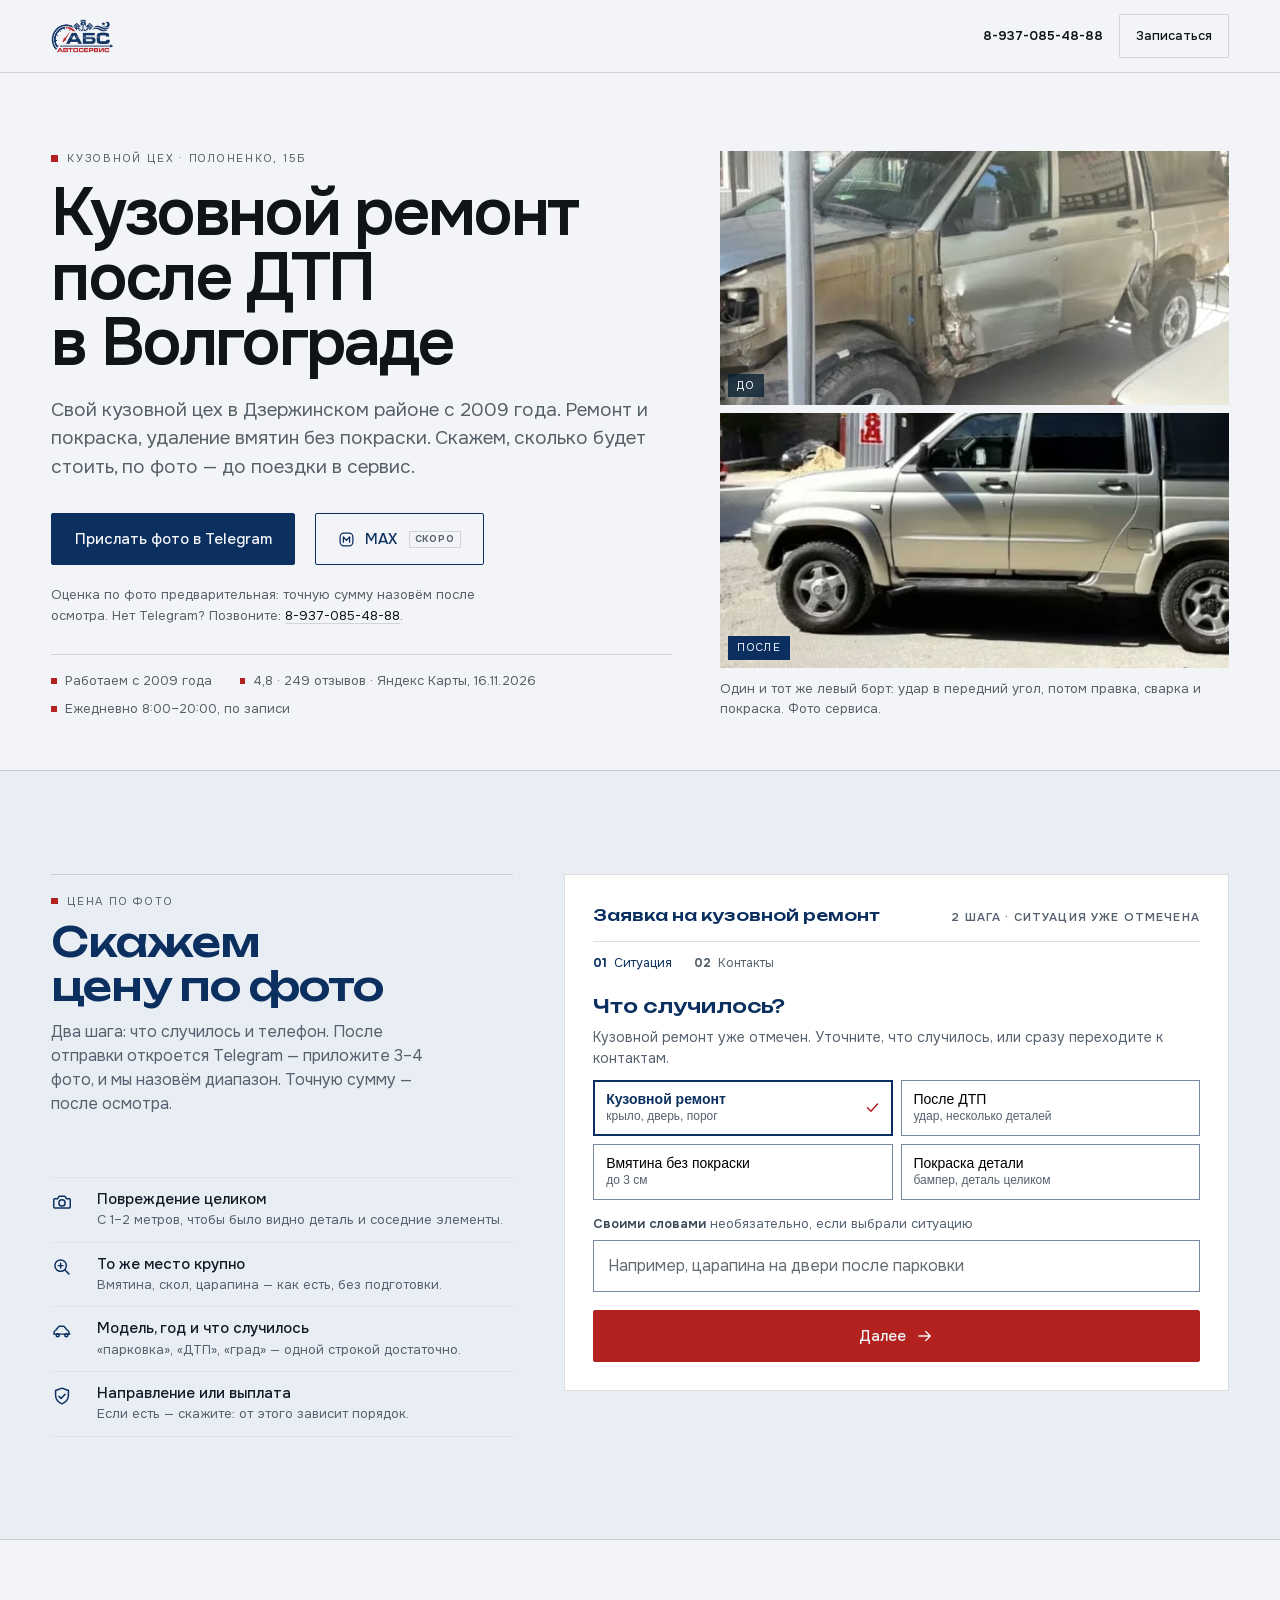
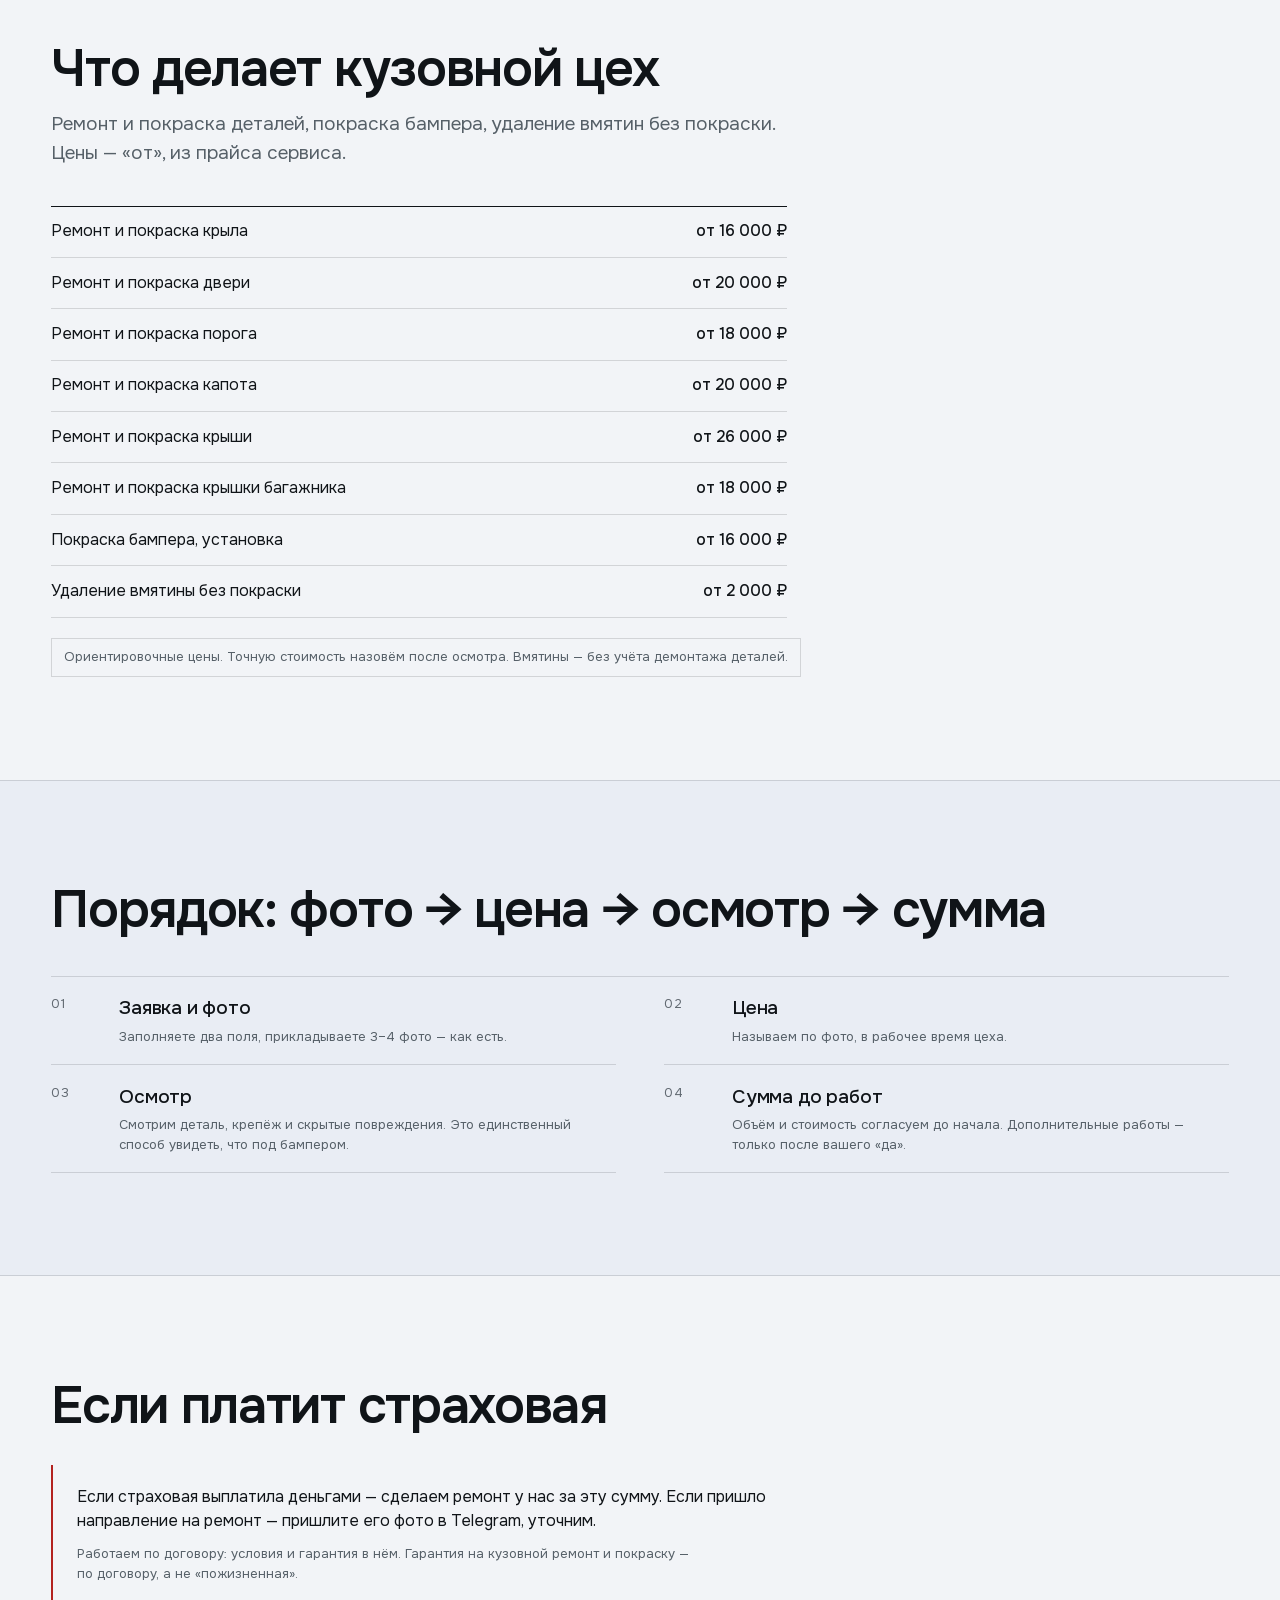
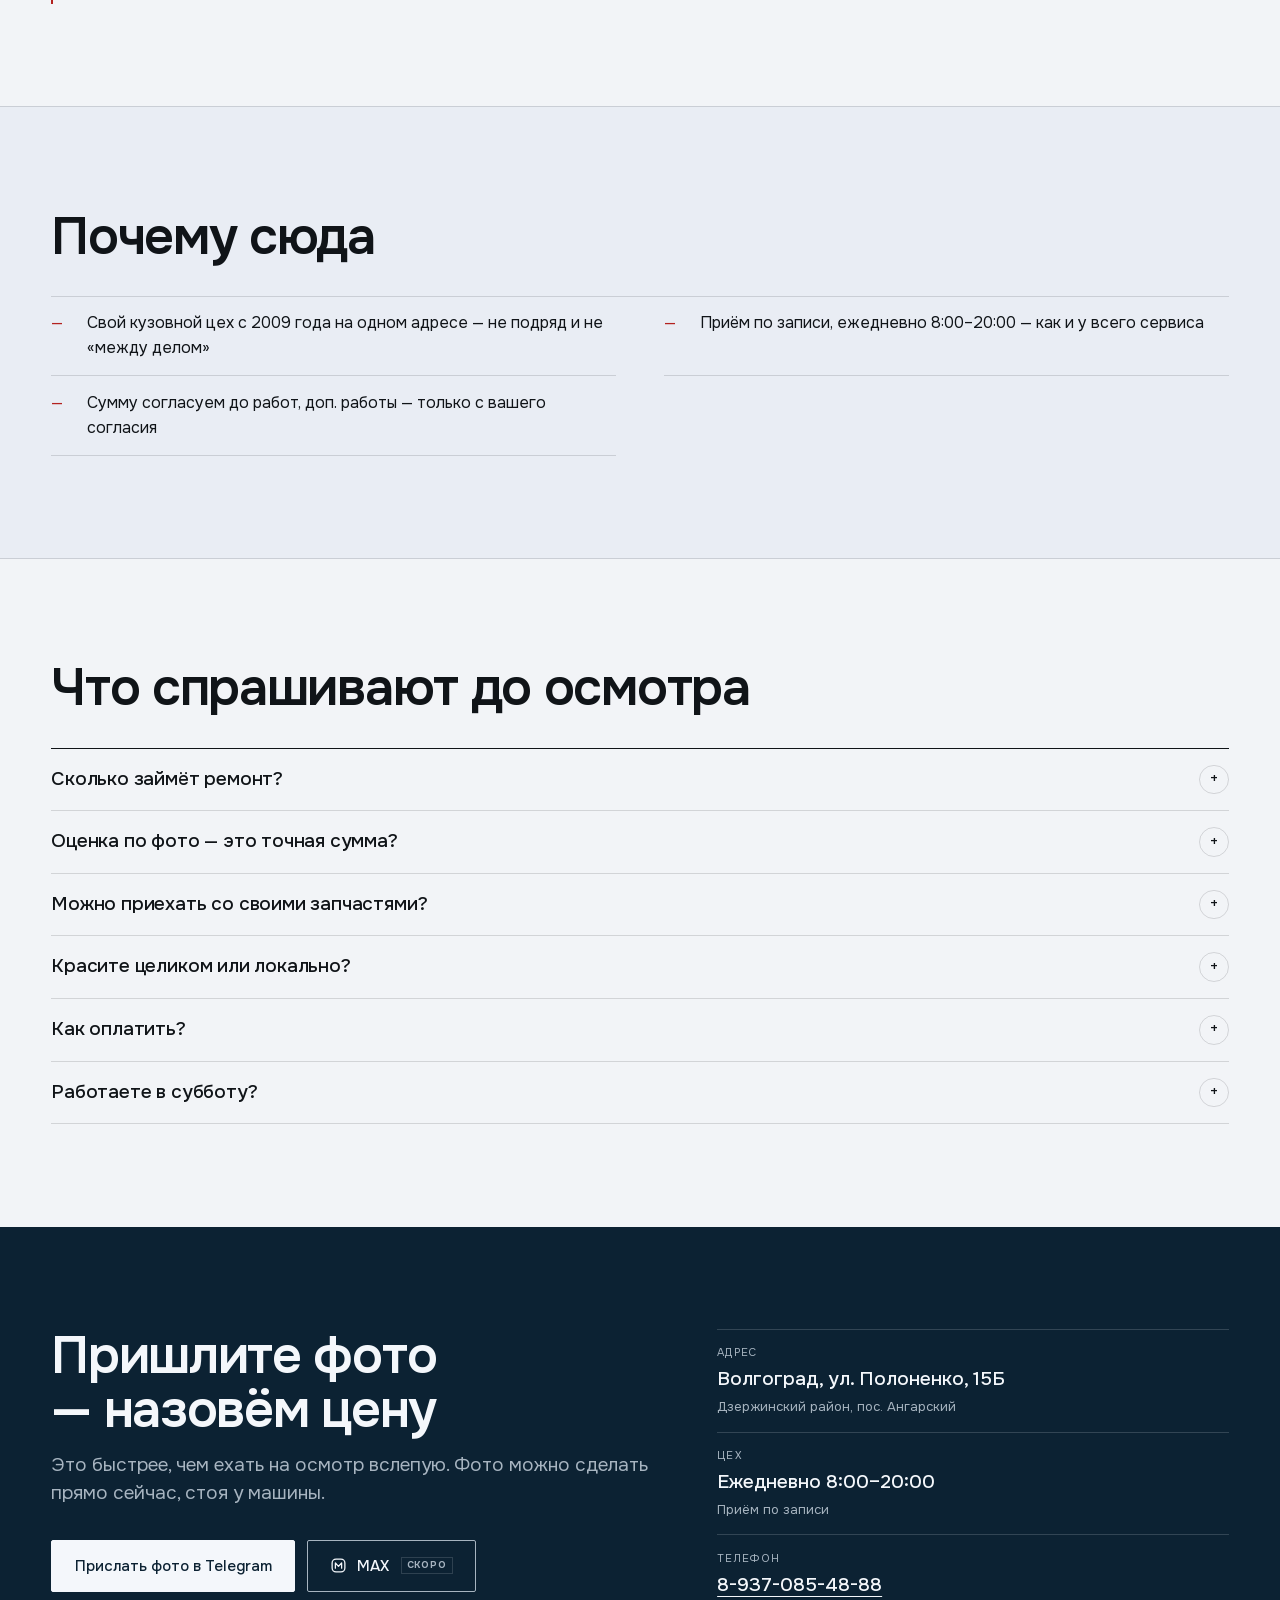
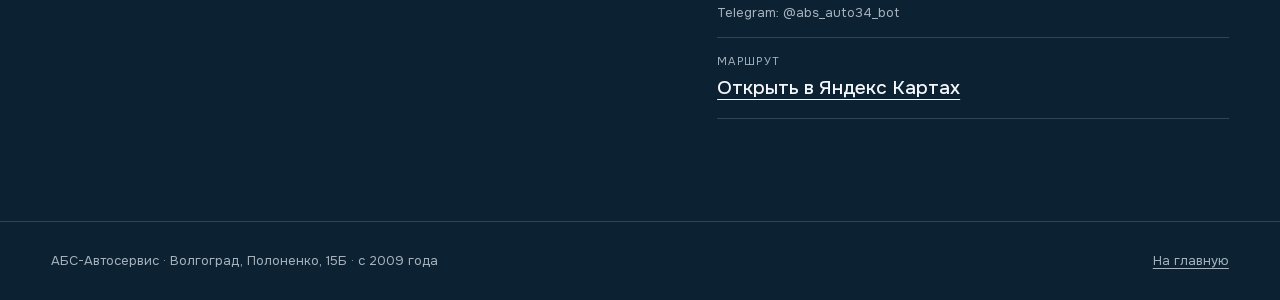
<file: kuzov/index.html>
<!DOCTYPE html>
<html lang="ru">
<head>
<meta charset="utf-8">
<meta name="viewport" content="width=device-width, initial-scale=1">
<meta name="robots" content="noindex, nofollow">
<title>Кузовной ремонт после ДТП — цену скажем по фото, Волгоград</title>
<meta name="description" content="Свой кузовной цех с 2009 года, Полоненко, 15Б. Пришлите 3–4 фото — скажем, сколько будет стоить, до поездки. Ремонт и покраска, вмятины без покраски. Ежедневно 8:00–20:00, по записи.">
<meta name="theme-color" content="#f2f4f7">
<meta property="og:type" content="website">
<meta property="og:title" content="Кузовной ремонт: назовём цену по фото">
<meta property="og:description" content="Свой цех с 2009 года. Пришлите 3–4 фото — скажем, сколько будет стоить, до поездки.">
<meta property="og:locale" content="ru_RU">
<meta property="og:image" content="../assets/img/og-kuzov-1200.jpg">
<meta property="og:image:width" content="1200">
<meta property="og:image:height" content="630">
<meta property="og:image:alt" content="УАЗ до и после кузовного ремонта в АБС-Автосервис">
<meta name="twitter:card" content="summary_large_image">
<meta name="twitter:image" content="../assets/img/og-kuzov-1200.jpg">
<link rel="icon" href="../assets/favicon.svg" type="image/svg+xml">
<link rel="stylesheet" href="../styles/tokens.css">
<link rel="preload" href="../assets/fonts/unbounded-site-var.woff2" as="font" type="font/woff2" crossorigin>
<link rel="preload" href="../assets/fonts/onest-site-var.woff2" as="font" type="font/woff2" crossorigin>
<link rel="stylesheet" href="../styles/kuzov.css?v=2">
<link rel="stylesheet" href="../styles/leadform.css?v=1">
</head>
<body>

<header class="top">
  <div class="shell top__in">
    <a class="logo" href="../" aria-label="АБС-Автосервис — на главную"><img src="../assets/img/abs-logo-dark-240.webp" width="240" height="128" alt="АБС-Автосервис"></a>
    <a class="top__phone" href="tel:+79370854888" data-tel="header">8-937-085-48-88</a>
    <a class="btn btn--ghost btn--sm" href="#lead">Записаться</a>
  </div>
</header>

<main>
  <section class="hero">
    <div class="shell hero__grid">
      <div>
        <p class="eyebrow">Кузовной цех · Полоненко, 15Б</p>
        <h1>Кузовной ремонт после ДТП в Волгограде</h1>
        <p class="hero__lead">Свой кузовной цех в Дзержинском районе с 2009 года. Ремонт и покраска, удаление вмятин без покраски. Скажем, сколько будет стоить, по фото — до поездки в сервис.</p>
        <div class="hero__cta">
          <a class="btn" id="tg-hero" href="https://t.me/abs_auto34_bot?start=src_kuzov_hero" target="_blank" rel="noopener" data-tg="kuzov-hero">Прислать фото в Telegram</a>
          <button class="btn btn--msg-ghost" type="button" data-max-stub><svg class="i" viewBox="0 0 24 24" width="17" height="17" fill="none" stroke="currentColor" stroke-width="1.8" stroke-linecap="round" stroke-linejoin="round" aria-hidden="true"><rect x="3" y="3" width="18" height="18" rx="5.5"/><path d="M7.6 15.8V8.4l4.4 4.8 4.4-4.8v7.4"/></svg><span>MAX</span><span class="soon">скоро</span></button>
        </div>
        <p class="hero__note">Оценка по фото предварительная: точную сумму назовём после осмотра. Нет Telegram? Позвоните: <a href="tel:+79370854888" data-tel="hero-idle">8-937-085-48-88</a>.</p>
        <ul class="facts">
          <li>Работаем с 2009 года</li>
          <li>4,8 · 249 отзывов · Яндекс Карты, 16.11.2026</li>
          <li>Ежедневно 8:00–20:00, по записи</li>
        </ul>
      </div>

      <figure class="ba">
        <div class="ba__pair">
          <div class="ba__item">
            <picture>
              <source type="image/avif" srcset="../assets/img/kuzov-before-wide.avif">
              <img src="../assets/img/kuzov-before-wide.webp" width="600" height="300" alt="УАЗ до ремонта: смяты переднее крыло, дверь и порог" decoding="async" fetchpriority="high">
            </picture>
            <span class="ba__tag">До</span>
          </div>
          <div class="ba__item">
            <picture>
              <source type="image/avif" srcset="../assets/img/kuzov-after-wide.avif">
              <img src="../assets/img/kuzov-after-wide.webp" width="600" height="300" alt="Тот же УАЗ после правки, сварки и покраски" loading="lazy" decoding="async">
            </picture>
            <span class="ba__tag ba__tag--ok">После</span>
          </div>
        </div>
        <figcaption>Один и тот же левый борт: удар в передний угол, потом правка, сварка и покраска. Фото сервиса.</figcaption>
      </figure>
    </div>
  </section>

  <section class="band" id="lead" aria-labelledby="lead-title">
    <div class="shell leadsec">
      <div class="leadsec__head reveal">
        <p class="eyebrow">Цена по фото</p>
        <h2 id="lead-title">Скажем цену по фото</h2>
        <p class="leadsec__lede">Два шага: что случилось и телефон. После отправки откроется Telegram — приложите 3–4 фото, и мы назовём диапазон. Точную сумму — после осмотра.</p>

      </div>

      <div class="lead reveal" id="lead-card" data-mode="transfer" data-config="../site-config.json" data-preselect="Кузовной ремонт" data-preselect-code="body_wing_repair_paint" style="--i:1">
        <form id="lead-form" novalidate data-consent-version="site-consent-v2">
          <div class="lead__top">
            <p class="lead__name">Заявка на кузовной ремонт</p>
            <p class="lead__meta">2 шага · ситуация уже отмечена</p>
          </div>

          <ol class="lead__steps">
            <li data-step-indicator="1" aria-current="step"><b>01</b> Ситуация</li>
            <li data-step-indicator="2"><b>02</b> Контакты</li>
          </ol>

          <fieldset class="lead__pane" data-step="1">
            <legend>Что случилось?</legend>
            <p class="lead__hint" id="step1-hint">Кузовной ремонт уже отмечен. Уточните, что случилось, или сразу переходите к контактам.</p>
            <div class="lead__chips" role="group" aria-labelledby="step1-hint">
                <button class="chip" type="button" aria-pressed="false" data-service="Кузовной ремонт" data-service-code="body_wing_repair_paint">
                  <span class="chip__t">Кузовной ремонт</span><span class="chip__n">крыло, дверь, порог</span>
                  <svg class="chip__ok" viewBox="0 0 24 24" width="15" height="15" fill="none" stroke="currentColor" stroke-width="2.4" stroke-linecap="round" stroke-linejoin="round" aria-hidden="true"><path d="M4 12.5 9.5 18 20 6.5"/></svg>
                </button>
                <button class="chip" type="button" aria-pressed="false" data-service="Ремонт после ДТП">
                  <span class="chip__t">После ДТП</span><span class="chip__n">удар, несколько деталей</span>
                  <svg class="chip__ok" viewBox="0 0 24 24" width="15" height="15" fill="none" stroke="currentColor" stroke-width="2.4" stroke-linecap="round" stroke-linejoin="round" aria-hidden="true"><path d="M4 12.5 9.5 18 20 6.5"/></svg>
                </button>
                <button class="chip" type="button" aria-pressed="false" data-service="Удаление вмятины без покраски" data-service-code="dent_removal_up_to_3cm">
                  <span class="chip__t">Вмятина без покраски</span><span class="chip__n">до 3 см</span>
                  <svg class="chip__ok" viewBox="0 0 24 24" width="15" height="15" fill="none" stroke="currentColor" stroke-width="2.4" stroke-linecap="round" stroke-linejoin="round" aria-hidden="true"><path d="M4 12.5 9.5 18 20 6.5"/></svg>
                </button>
                <button class="chip" type="button" aria-pressed="false" data-service="Покраска детали">
                  <span class="chip__t">Покраска детали</span><span class="chip__n">бампер, деталь целиком</span>
                  <svg class="chip__ok" viewBox="0 0 24 24" width="15" height="15" fill="none" stroke="currentColor" stroke-width="2.4" stroke-linecap="round" stroke-linejoin="round" aria-hidden="true"><path d="M4 12.5 9.5 18 20 6.5"/></svg>
                </button>
            </div>

            <div class="field">
              <label class="field__label" for="lead-service">Своими словами <span>необязательно, если выбрали ситуацию</span></label>
              <input id="lead-service" name="service" type="text" maxlength="120" autocomplete="off" placeholder="Например, царапина на двери после парковки" aria-describedby="lead-service-error">
              <span class="field__err" id="lead-service-error" hidden></span>
            </div>

            <div class="lead__acts">
              <button class="btn btn--main" type="button" id="lead-next">
                <span>Далее</span>
                <svg class="i" viewBox="0 0 24 24" width="18" height="18" fill="none" stroke="currentColor" stroke-width="1.8" stroke-linecap="round" stroke-linejoin="round" aria-hidden="true"><path d="M4 12h15M13 6l6 6-6 6"/></svg>
              </button>
            </div>
          </fieldset>

          <fieldset class="lead__pane" data-step="2" hidden>
            <legend>Как с вами связаться</legend>
            <p class="lead__hint">Телефон нужен, чтобы согласовать время и уточнить детали.</p>

            <p class="lead__picked" id="lead-picked" hidden>Выбрано: <b id="lead-picked-name"></b><button type="button" id="lead-edit">Изменить</button></p>

            <div class="field">
              <label class="field__label" for="lead-phone">Телефон <span>обязательно</span></label>
              <input id="lead-phone" name="phone" type="tel" inputmode="tel" autocomplete="tel" placeholder="+7 900 000-00-00" aria-describedby="lead-phone-error">
              <span class="field__err" id="lead-phone-error" hidden></span>
            </div>

            <p class="field__label" id="chan-legend">Где удобнее ответить</p>
            <div class="chan" role="radiogroup" aria-labelledby="chan-legend">
              <label class="chan__opt">
                <input type="radio" name="reply_channel" value="telegram" checked>
                <span class="chan__box"><span class="chan__t">Telegram</span></span>
              </label>
              <label class="chan__opt">
                <input type="radio" name="reply_channel" value="max" data-max-choice="1">
                <span class="chan__box"><span class="chan__t">MAX</span></span>
              </label>
            </div>
            <p class="lead__hint" id="chan-hint">Ответим там, где удобнее. Выбор MAX попадёт в заявку.</p>
            <p class="lead__chan" id="lead-chan" hidden>Вы выбрали MAX — отметим это в заявке.</p>

            <details class="lead__more">
              <summary>Добавить автомобиль, удобное время и имя</summary>
              <div class="field__pair">
                <div class="field">
                  <label class="field__label" for="lead-car">Автомобиль</label>
                  <input id="lead-car" name="car" type="text" maxlength="120" autocomplete="off" placeholder="Марка, модель, год">
                </div>
                <div class="field">
                  <label class="field__label" for="lead-time">Когда удобно</label>
                  <input id="lead-time" name="wish_time" type="text" maxlength="80" autocomplete="off" placeholder="Завтра после 17:00">
                </div>
                <div class="field">
                  <label class="field__label" for="lead-name">Имя</label>
                  <input id="lead-name" name="name" type="text" maxlength="80" autocomplete="name" placeholder="Как к вам обращаться">
                </div>
              </div>
            </details>

            <label class="check" for="lead-consent">
              <input id="lead-consent" name="consent" type="checkbox" aria-describedby="lead-consent-error">
              <span>Согласен на обработку персональных данных</span>
            </label>
            <span class="check__err" id="lead-consent-error" hidden></span>
            <p class="lead__alt"><a href="../privacy/" target="_blank" rel="noopener">Политика обработки персональных данных</a></p>

            <div class="lead__acts">
              <button class="btn btn--back" type="button" id="lead-back">
                <svg viewBox="0 0 24 24" width="18" height="18" fill="none" stroke="currentColor" stroke-width="2" stroke-linecap="round" stroke-linejoin="round" aria-hidden="true"><path d="M20 12H5M11 6l-6 6 6 6"/></svg>
                <span>Назад</span>
              </button>
              <button class="btn btn--main" type="submit" id="lead-send">
                <span data-send-api hidden>Отправить заявку</span>
                <span data-send-transfer>Собрать текст заявки</span>
              </button>
            </div>

            <p class="lead__alt">Не хотите заполнять? Позвоните: <a href="tel:+79370854888" data-tel="form">8-937-085-48-88</a>.</p>

            <p class="lead__status" id="lead-status" role="status" aria-live="polite"></p>
          </fieldset>

          <div class="hp">
            <input id="lead-website" name="website" type="text" tabindex="-1" autocomplete="off" aria-hidden="true">
          </div>
        </form>

        <div class="lead__done" id="lead-done" hidden tabindex="-1">
          <div id="lead-done-api" hidden>
            <p class="lead__check" id="lead-check">
              <svg viewBox="0 0 24 24" fill="none" stroke="currentColor" stroke-width="1.8" stroke-linecap="round" stroke-linejoin="round" aria-hidden="true"><path d="M4 12.5 9.5 18 20 6.5"/></svg>
            </p>
            <h3 id="lead-done-title">Заявка у нас</h3>
            <p class="lead__no" id="lead-no" hidden></p>
            <p id="lead-done-message"></p>
            <p class="lead__chan" id="lead-chan-done" hidden>Вы выбрали MAX — менеджер увидит это в заявке.</p>
            <div class="lead__acts" id="lead-messengers" hidden></div>
            <p class="lead__note">Услуга уже в заявке — заново рассказывать не придётся.</p>
            <p class="lead__note">Заявка — ещё не запись: время согласуем с вами.</p>
          </div>

          <div id="lead-done-transfer" hidden>
            <h3>Заявка собрана, но ещё не отправлена</h3>
            <p id="lead-transfer-lead">Скопируйте текст и отправьте в Telegram — или позвоните. В тексте указано, где вам удобнее ответить.</p>
            <textarea class="lead__text" id="lead-text" rows="8" readonly aria-label="Текст заявки"></textarea>
            <div class="lead__acts">
              <button class="btn btn--main" type="button" id="lead-copy"><span>Скопировать текст заявки</span></button>
              <a class="btn btn--msg-ghost" href="https://t.me/abs_auto34_bot?start=src_kuzov_form" data-tg="form-transfer" target="_blank" rel="noopener">Открыть Telegram</a>
            </div>
            <p class="lead__note" id="lead-copy-note">Вставьте скопированный текст в сообщение и отправьте.</p>
          </div>

          <div class="lead__foot">
            <a href="tel:+79370854888" data-tel="success">Позвонить</a>
            <button type="button" id="lead-again">Оставить ещё одну заявку</button>
          </div>
        </div>
      </div>

      <ol class="tips">
          <li>
            <span class="tips__i" aria-hidden="true"><svg viewBox="0 0 24 24" width="22" height="22" fill="none" stroke="currentColor" stroke-width="1.6" stroke-linecap="round" stroke-linejoin="round"><path d="M4 8.5h3l1.4-2.2c.2-.3.5-.5.9-.5h5.4c.4 0 .7.2.9.5L17 8.5h3c.6 0 1 .4 1 1v8c0 .6-.4 1-1 1H4c-.6 0-1-.4-1-1v-8c0-.6.4-1 1-1z"/><circle cx="12" cy="13" r="3.4"/></svg></span>
            <span><b>Повреждение целиком</b><small>С 1–2 метров, чтобы было видно деталь и соседние элементы.</small></span>
          </li>
          <li>
            <span class="tips__i" aria-hidden="true"><svg viewBox="0 0 24 24" width="22" height="22" fill="none" stroke="currentColor" stroke-width="1.6" stroke-linecap="round" stroke-linejoin="round"><circle cx="10.5" cy="10.5" r="6.2"/><path d="M15 15l4.5 4.5M8 10.5h5M10.5 8v5"/></svg></span>
            <span><b>То же место крупно</b><small>Вмятина, скол, царапина — как есть, без подготовки.</small></span>
          </li>
          <li>
            <span class="tips__i" aria-hidden="true"><svg viewBox="0 0 24 24" width="22" height="22" fill="none" stroke="currentColor" stroke-width="1.6" stroke-linecap="round" stroke-linejoin="round"><path d="M3.4 15.4v-2.1c0-.5.2-1 .6-1.3l1.7-1.4 2.4-3.1c.3-.4.8-.6 1.2-.6h4.3c.5 0 .9.2 1.2.6l2.4 3.1 1.7 1.4c.4.3.6.8.6 1.3v2.1"/><path d="M3.4 15.4h17.2"/><circle cx="7.3" cy="16.6" r="1.7"/><circle cx="16.7" cy="16.6" r="1.7"/></svg></span>
            <span><b>Модель, год и что случилось</b><small>«парковка», «ДТП», «град» — одной строкой достаточно.</small></span>
          </li>
          <li>
            <span class="tips__i" aria-hidden="true"><svg viewBox="0 0 24 24" width="22" height="22" fill="none" stroke="currentColor" stroke-width="1.6" stroke-linecap="round" stroke-linejoin="round"><path d="M12 3.4l7 2.6v5.3c0 4-2.9 7.5-7 9.3-4.1-1.8-7-5.3-7-9.3V6z"/><path d="M8.6 12.2l2.4 2.4 4.4-4.6"/></svg></span>
            <span><b>Направление или выплата</b><small>Если есть — скажите: от этого зависит порядок.</small></span>
          </li>
      </ol>
    </div>
  </section>

  <section>
    <div class="shell">
      <h2>Что делает кузовной цех</h2>
      <p class="kzp-lede">Ремонт и покраска деталей, покраска бампера, удаление вмятин без покраски. Цены — «от», из прайса сервиса.</p>
      <ul class="prices" id="prices">
        <li><span>Ремонт и покраска крыла</span><b>от 16 000 ₽</b></li>
        <li><span>Ремонт и покраска двери</span><b>от 20 000 ₽</b></li>
        <li><span>Ремонт и покраска порога</span><b>от 18 000 ₽</b></li>
        <li><span>Ремонт и покраска капота</span><b>от 20 000 ₽</b></li>
        <li><span>Ремонт и покраска крыши</span><b>от 26 000 ₽</b></li>
        <li><span>Ремонт и покраска крышки багажника</span><b>от 18 000 ₽</b></li>
        <li><span>Покраска бампера, установка</span><b>от 16 000 ₽</b></li>
        <li><span>Удаление вмятины без покраски</span><b>от 2 000 ₽</b></li>
      </ul>
      <p class="stamp">Ориентировочные цены. Точную стоимость назовём после осмотра. Вмятины — без учёта демонтажа деталей.</p>
    </div>
  </section>

  <section class="band">
    <div class="shell">
      <h2>Порядок: фото → цена → осмотр → сумма</h2>
      <ol class="steps">
        <li><span><b>Заявка и фото</b><small>Заполняете два поля, прикладываете 3–4 фото — как есть.</small></span></li>
        <li><span><b>Цена</b><small>Называем по фото, в рабочее время цеха.</small></span></li>
        <li><span><b>Осмотр</b><small>Смотрим деталь, крепёж и скрытые повреждения. Это единственный способ увидеть, что под бампером.</small></span></li>
        <li><span><b>Сумма до работ</b><small>Объём и стоимость согласуем до начала. Дополнительные работы — только после вашего «да».</small></span></li>
      </ol>
    </div>
  </section>

  <section>
    <div class="shell">
      <h2>Если платит страховая</h2>
      <div class="box">
        <p>Если страховая выплатила деньгами — сделаем ремонт у нас за эту сумму. Если пришло направление на ремонт — пришлите его фото в Telegram, уточним.</p>
        <p>Работаем по договору: условия и гарантия в нём. Гарантия на кузовной ремонт и покраску — по договору, а не «пожизненная».</p>
      </div>
    </div>
  </section>

  <section class="band">
    <div class="shell">
      <h2>Почему сюда</h2>
      <ul class="trust">
        <li>Свой кузовной цех с 2009 года на одном адресе — не подряд и не «между делом»</li>
        <li>Приём по записи, ежедневно 8:00–20:00 — как и у всего сервиса</li>
        <li>Сумму согласуем до работ, доп. работы — только с вашего согласия</li>
      </ul>
    </div>
  </section>

  <section>
    <div class="shell">
      <h2>Что спрашивают до осмотра</h2>
      <div class="faq">
        <details>
          <summary>Сколько займёт ремонт?</summary>
          <p>Зависит от деталей и загрузки цеха. Скажем после осмотра, до начала работ: обещать срок по фото — обманывать.</p>
        </details>
        <details>
          <summary>Оценка по фото — это точная сумма?</summary>
          <p>Нет. Это предварительная цена, чтобы вы понимали порядок. Точная сумма — после осмотра, до работ.</p>
        </details>
        <details>
          <summary>Можно приехать со своими запчастями?</summary>
          <p>Да. Гарантия в этом случае только на работу.</p>
        </details>
        <details>
          <summary>Красите целиком или локально?</summary>
          <p>Зависит от повреждения: локальный ремонт возможен не всегда. Скажем после осмотра.</p>
        </details>
        <details>
          <summary>Как оплатить?</summary>
          <p>Картой, наличными, через банк или по QR-коду.</p>
        </details>
        <details>
          <summary>Работаете в субботу?</summary>
          <p>Ежедневно 8:00–20:00, приём по записи.</p>
        </details>
      </div>
    </div>
  </section>

  <section class="final">
    <div class="shell">
      <div class="final__grid">
        <div>
          <h2>Пришлите фото — назовём цену</h2>
          <p class="kzp-lede">Это быстрее, чем ехать на осмотр вслепую. Фото можно сделать прямо сейчас, стоя у машины.</p>
          <div class="final__actions">
            <a class="btn" id="tg-final" href="https://t.me/abs_auto34_bot?start=src_kuzov_final" target="_blank" rel="noopener" data-tg="kuzov-final">Прислать фото в Telegram</a>
          <button class="btn btn--msg-ghost" type="button" data-max-stub><svg class="i" viewBox="0 0 24 24" width="17" height="17" fill="none" stroke="currentColor" stroke-width="1.8" stroke-linecap="round" stroke-linejoin="round" aria-hidden="true"><rect x="3" y="3" width="18" height="18" rx="5.5"/><path d="M7.6 15.8V8.4l4.4 4.8 4.4-4.8v7.4"/></svg><span>MAX</span><span class="soon">скоро</span></button>
          </div>
        </div>
        <dl class="contacts">
          <div><dt>Адрес</dt><dd>Волгоград, ул. Полоненко, 15Б<span>Дзержинский район, пос. Ангарский</span></dd></div>
          <div><dt>Цех</dt><dd>Ежедневно 8:00–20:00<span>Приём по записи</span></dd></div>
          <div><dt>Телефон</dt><dd><a href="tel:+79370854888" data-tel="contacts">8-937-085-48-88</a><span>Telegram: @abs_auto34_bot</span></dd></div>
          <div><dt>Маршрут</dt><dd><a href="https://yandex.ru/maps/org/abs_avtoservis/1309863484/" target="_blank" rel="noopener">Открыть в Яндекс Картах</a></dd></div>
        </dl>
      </div>
    </div>
  </section>
</main>

<footer>
  <div class="shell footer__in">
    <span>АБС-Автосервис · Волгоград, Полоненко, 15Б · с 2009 года</span>
    <a href="../">На главную</a>
  </div>
</footer>

<div class="bar" id="bar">
  <a class="btn" href="https://t.me/abs_auto34_bot?start=src_kuzov_bar" target="_blank" rel="noopener" data-tg="kuzov-bar">Фото в Telegram</a>
  <a class="btn btn--ghost" href="tel:+79370854888" data-tel="mobile">Позвонить</a>
</div>

<script src="../form.js?v=10" defer></script>
<script src="../motion.js?v=10" defer></script>
<script>
/* Клики: Telegram и телефон уходят в abs.site_event до перехода.
   utm разбираем в объект — строку приёмник не читает. idem уникален на клик,
   иначе дедуп съест второго человека с той же страницы. */
(() => {
  const pageKey = () => {
    // '/kuzov/index.html' → 'kuzov': в отчёте страница должна называться так же, как в гейте.
    const p = location.pathname.replace(/\/+$/, '').replace(/^\//, '');
    if (!p || p === 'index.html') return 'index';
    const clean = p.replace(/\/index\.html$/, '').replace(/\.html?$/, '').replace(/\/+/g, '-');
    return (clean.replace(/[^a-z0-9-]/gi, '') || 'kuzov').slice(0, 16).toLowerCase();
  };

  const readUtm = () => {
    const params = new URLSearchParams(location.search);
    const utm = {};
    for (const [key, value] of params.entries()) {
      if (key.startsWith('utm_') && value.trim()) utm[key] = value.trim().slice(0, 300);
    }
    const refValue = params.get('ref');
    const ref = refValue && /^[A-Za-z0-9_-]{4,32}$/.test(refValue) ? refValue : null;
    return { utm, ref };
  };

  const send = (type, el) => {
    try {
      const { utm, ref } = readUtm();
      const src = String(el.dataset.tg || el.dataset.tel || 'unknown')
        .toLowerCase().replace(/[^a-z0-9-]/g, '').slice(0, 12) || 'unknown';
      const idem = `${pageKey()}-${src}-${Date.now().toString(36)}`
        .replace(/[^a-z0-9._-]/gi, '').slice(0, 64);
      const payload = JSON.stringify({ type, page: pageKey(), src, utm, ref, idem });
      if (navigator.sendBeacon) {
        navigator.sendBeacon('/api/abs/v1/event', new Blob([payload], { type: 'application/json' }));
      } else {
        fetch('/api/abs/v1/event', { method: 'POST', body: payload, keepalive: true,
          headers: { 'content-type': 'application/json' } }).catch(() => {});
      }
    } catch (_) { /* ссылка важнее события */ }
  };

  document.querySelectorAll('a[data-tg]').forEach((a) => {
    a.addEventListener('click', () => send('messenger_click', a));
  });
  document.querySelectorAll('a[data-tel]').forEach((a) => {
    a.addEventListener('click', () => send('tel_click', a));
  });

  // Мобильная панель не должна закрывать форму: пока #lead на экране, она уезжает.
  const lead = document.getElementById('lead');
  if (lead && 'IntersectionObserver' in window) {
    new IntersectionObserver(([e]) => {
      document.body.classList.toggle('at-lead', e.isIntersecting);
    }, { threshold: 0.04 }).observe(lead);
  }
})();
</script>
</body>
</html>
</file>
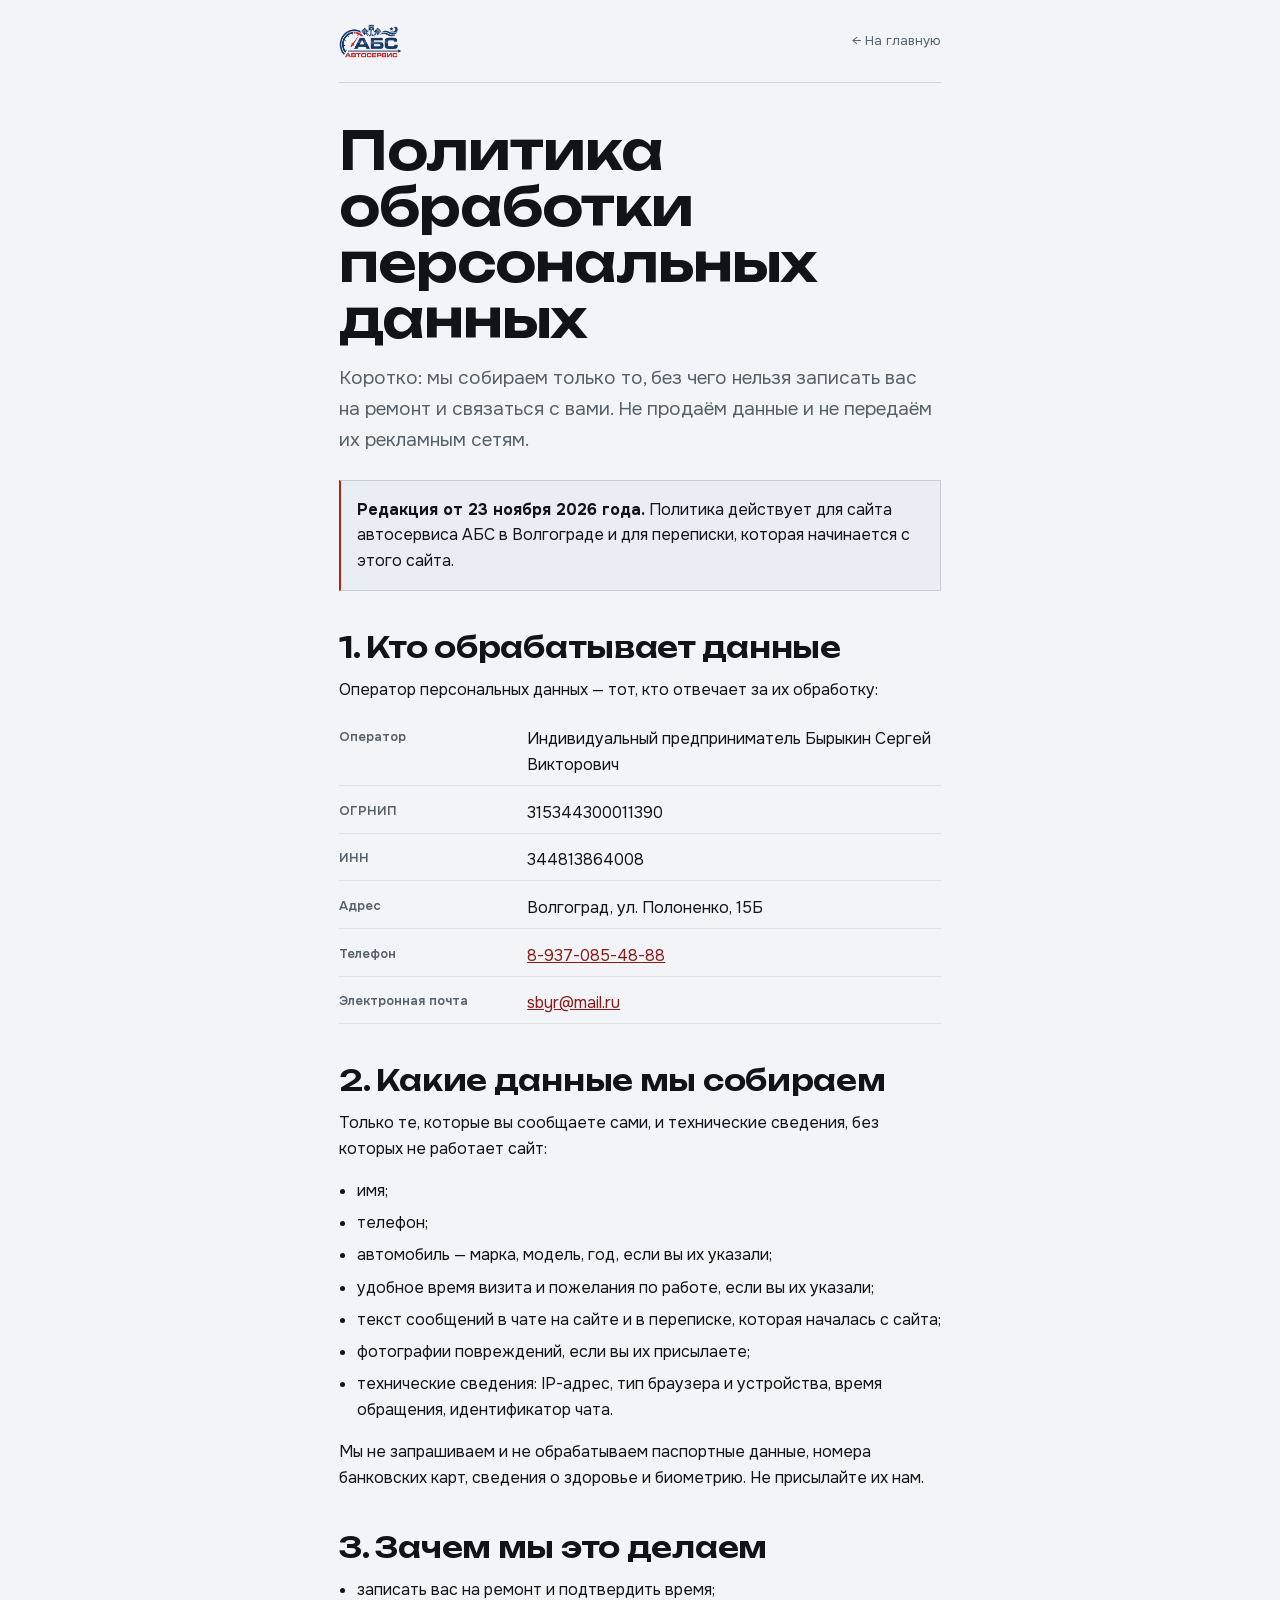
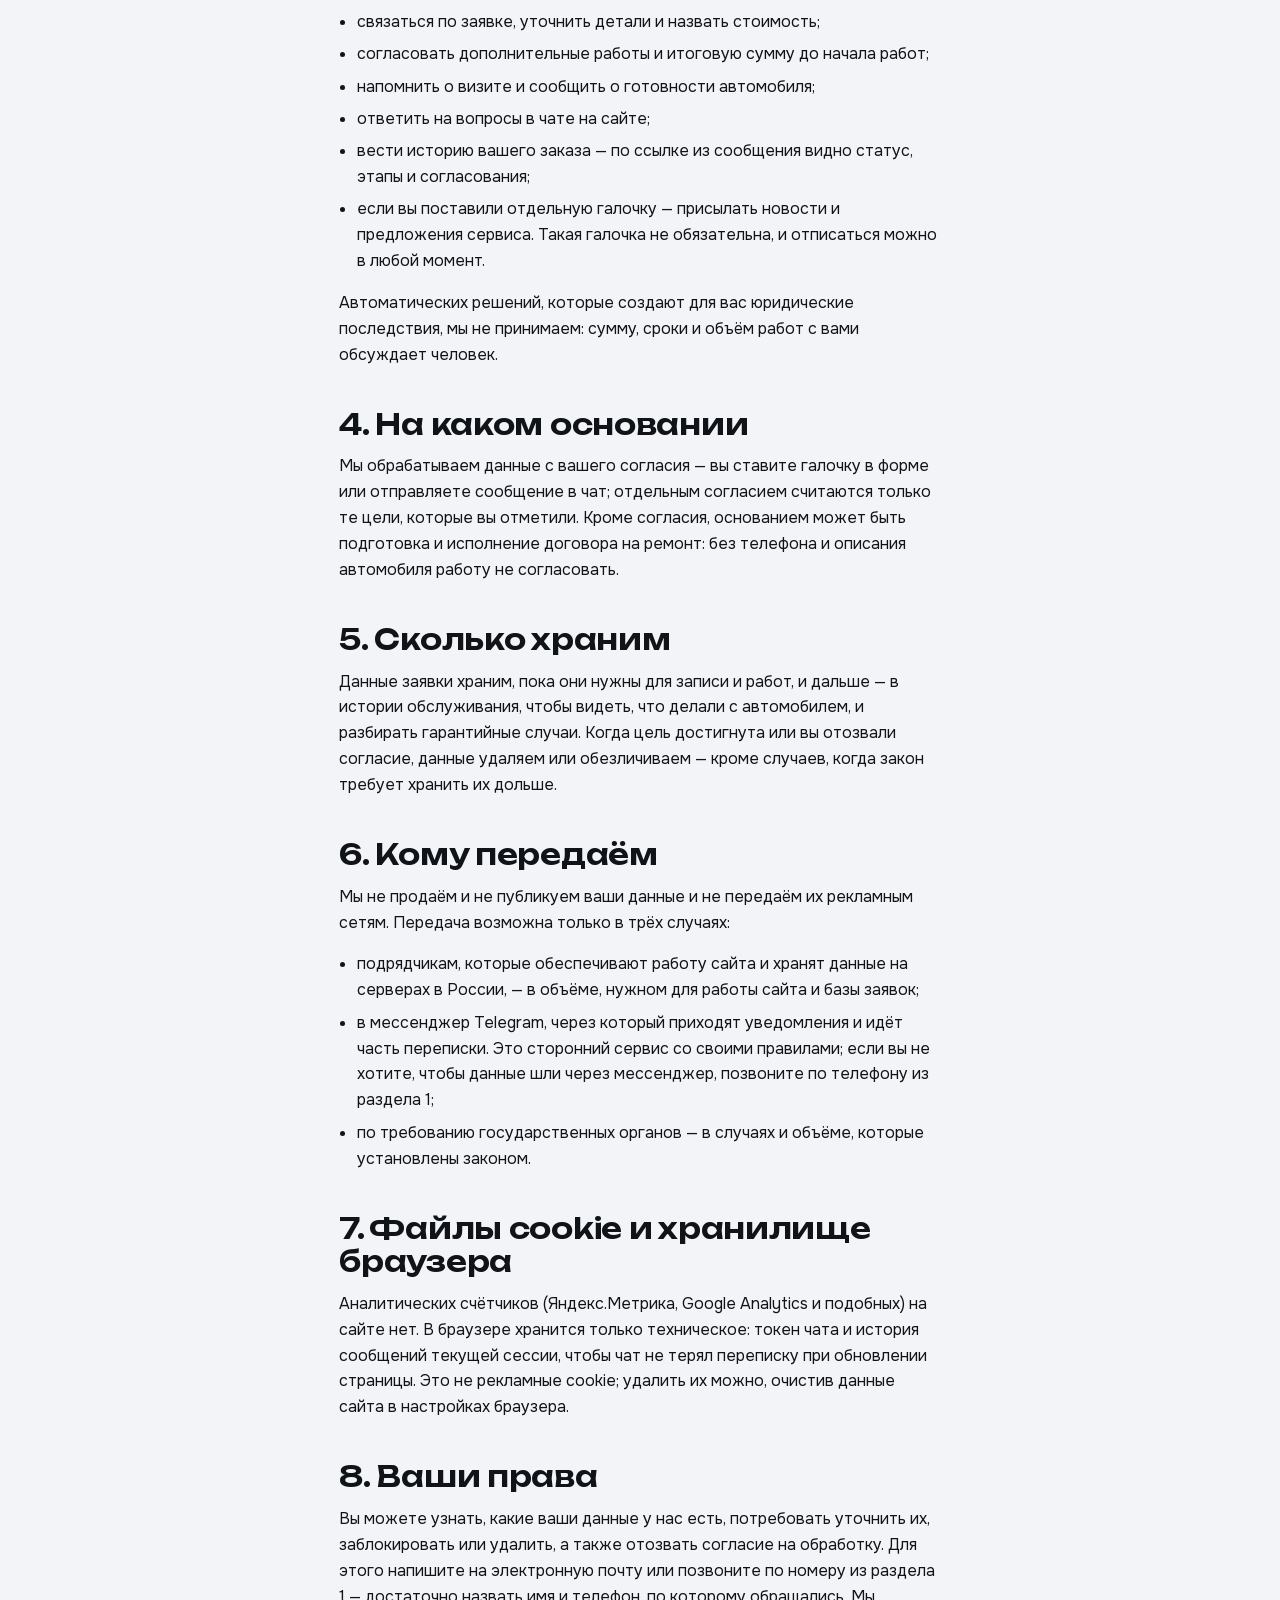
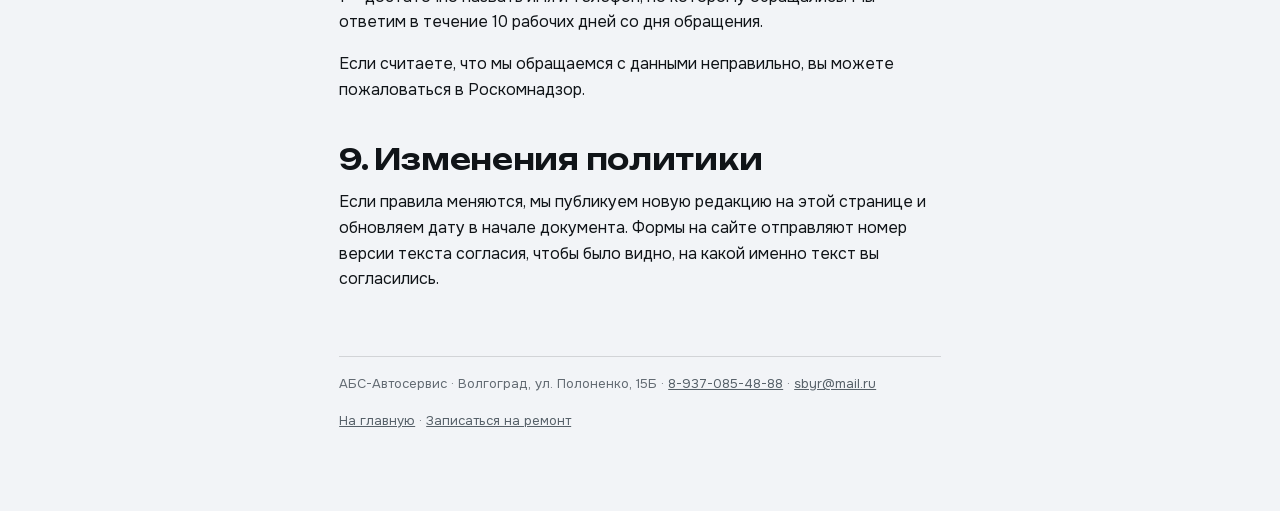
<file: privacy/index.html>
<!DOCTYPE html>
<html lang="ru">
<head>
<meta charset="utf-8">
<meta name="viewport" content="width=device-width, initial-scale=1">
<meta name="robots" content="noindex, nofollow">
<title>Политика обработки персональных данных — АБС-Автосервис</title>
<meta name="description" content="Как автосервис АБС в Волгограде обрабатывает персональные данные: что собираем из форм и чата, зачем, сколько храним, как отозвать согласие.">
<meta name="theme-color" content="#f2f4f7">
<meta property="og:type" content="website">
<meta property="og:title" content="Политика обработки персональных данных — АБС-Автосервис">
<meta property="og:description" content="Что собираем, зачем, сколько храним и как отозвать согласие.">
<meta property="og:locale" content="ru_RU">
<link rel="icon" href="../assets/favicon.svg" type="image/svg+xml">
<link rel="stylesheet" href="../styles/tokens.css?v=16">
<style>
  /* Страница документа: одна колонка, крупный ритм, ничего лишнего.
     Токены — из tokens.css (блок v3), как на главной. */
  *,*::before,*::after{box-sizing:border-box}
  html{-webkit-text-size-adjust:100%}
  body{margin:0;background:var(--base);color:var(--fg);
    font-family:var(--font-text);font-size:var(--fs-3);line-height:1.62;
    -webkit-font-smoothing:antialiased}
  a{color:var(--accent-ink)}
  .wrap{max-width:44rem;margin:0 auto;padding:var(--sp-4) var(--gutter) var(--sp-6)}
  .top{display:flex;align-items:center;justify-content:space-between;gap:var(--sp-3);
    flex-wrap:wrap;padding-bottom:var(--sp-4);border-bottom:1px solid var(--rule)}
  .logo img{display:block;height:2.1rem;width:auto}
  .top__back{font-size:var(--fs-2);text-decoration:none;color:var(--fg-2)}
  .top__back:hover{text-decoration:underline}
  h1{font-family:var(--font-display);font-weight:600;font-size:var(--fs-6);
    line-height:1.08;letter-spacing:-.02em;margin:var(--sp-5) 0 var(--sp-3)}
  .lede{font-size:var(--fs-4);color:var(--fg-2);margin:0 0 var(--sp-4);max-width:38rem}
  h2{font-family:var(--font-display);font-weight:600;font-size:var(--fs-5);
    line-height:1.2;letter-spacing:-.01em;margin:var(--sp-5) 0 var(--sp-2)}
  p{margin:0 0 var(--sp-3)}
  ul{margin:0 0 var(--sp-3);padding-left:1.1rem}
  li{margin:0 0 .4rem}
  .card{background:var(--base-2);border:1px solid var(--rule);
    border-left:2px solid var(--accent);padding:var(--sp-3);margin:0 0 var(--sp-4)}
  .card p:last-child{margin:0}
  .facts{list-style:none;padding:0;margin:0}
  .facts li{display:grid;grid-template-columns:minmax(8rem,11rem) 1fr;gap:.4rem var(--sp-2);
    padding:.45rem 0;border-bottom:1px solid var(--rule-soft)}
  .facts b{font-weight:600;color:var(--fg-2);font-size:var(--fs-2)}
  .facts span{font-variant-numeric:tabular-nums}
  .note{font-size:var(--fs-2);color:var(--fg-3);margin-top:var(--sp-4)}
  footer{margin-top:var(--sp-6);padding-top:var(--sp-3);border-top:1px solid var(--rule);
    font-size:var(--fs-2);color:var(--fg-3)}
  footer a{color:var(--fg-2)}
  @media (max-width:30rem){
    .facts li{grid-template-columns:1fr}
    .facts b{font-size:inherit;color:var(--fg-3)}
  }
</style>
</head>
<body>
<div class="wrap">

  <header class="top">
    <a class="logo" href="../" aria-label="АБС-Автосервис — на главную"><img src="../assets/img/abs-logo-dark-240.webp" width="240" height="128" alt="АБС-Автосервис"></a>
    <a class="top__back" href="../">← На главную</a>
  </header>

  <main>
    <h1>Политика обработки персональных данных</h1>
    <p class="lede">Коротко: мы собираем только то, без чего нельзя записать вас на ремонт и связаться с вами. Не продаём данные и не передаём их рекламным сетям.</p>

    <div class="card">
      <p><strong>Редакция от 23 ноября 2026 года.</strong> Политика действует для сайта автосервиса АБС в Волгограде и для переписки, которая начинается с этого сайта.</p>
    </div>

    <h2>1. Кто обрабатывает данные</h2>
    <p>Оператор персональных данных — тот, кто отвечает за их обработку:</p>
    <ul class="facts">
      <li><b>Оператор</b><span>Индивидуальный предприниматель Бырыкин Сергей Викторович</span></li>
      <li><b>ОГРНИП</b><span>315344300011390</span></li>
      <li><b>ИНН</b><span>344813864008</span></li>
      <li><b>Адрес</b><span>Волгоград, ул. Полоненко, 15Б</span></li>
      <li><b>Телефон</b><span><a href="tel:+79370854888">8-937-085-48-88</a></span></li>
      <li><b>Электронная почта</b><span><a href="mailto:sbyr@mail.ru">sbyr@mail.ru</a></span></li>
    </ul>

    <h2>2. Какие данные мы собираем</h2>
    <p>Только те, которые вы сообщаете сами, и технические сведения, без которых не работает сайт:</p>
    <ul>
      <li>имя;</li>
      <li>телефон;</li>
      <li>автомобиль — марка, модель, год, если вы их указали;</li>
      <li>удобное время визита и пожелания по работе, если вы их указали;</li>
      <li>текст сообщений в чате на сайте и в переписке, которая началась с сайта;</li>
      <li>фотографии повреждений, если вы их присылаете;</li>
      <li>технические сведения: IP-адрес, тип браузера и устройства, время обращения, идентификатор чата.</li>
    </ul>
    <p>Мы не запрашиваем и не обрабатываем паспортные данные, номера банковских карт, сведения о здоровье и биометрию. Не присылайте их нам.</p>

    <h2>3. Зачем мы это делаем</h2>
    <ul>
      <li>записать вас на ремонт и подтвердить время;</li>
      <li>связаться по заявке, уточнить детали и назвать стоимость;</li>
      <li>согласовать дополнительные работы и итоговую сумму до начала работ;</li>
      <li>напомнить о визите и сообщить о готовности автомобиля;</li>
      <li>ответить на вопросы в чате на сайте;</li>
      <li>вести историю вашего заказа — по ссылке из сообщения видно статус, этапы и согласования;</li>
      <li>если вы поставили отдельную галочку — присылать новости и предложения сервиса. Такая галочка не обязательна, и отписаться можно в любой момент.</li>
    </ul>
    <p>Автоматических решений, которые создают для вас юридические последствия, мы не принимаем: сумму, сроки и объём работ с вами обсуждает человек.</p>

    <h2>4. На каком основании</h2>
    <p>Мы обрабатываем данные с вашего согласия — вы ставите галочку в форме или отправляете сообщение в чат; отдельным согласием считаются только те цели, которые вы отметили. Кроме согласия, основанием может быть подготовка и исполнение договора на ремонт: без телефона и описания автомобиля работу не согласовать.</p>

    <h2>5. Сколько храним</h2>
    <p>Данные заявки храним, пока они нужны для записи и работ, и дальше — в истории обслуживания, чтобы видеть, что делали с автомобилем, и разбирать гарантийные случаи. Когда цель достигнута или вы отозвали согласие, данные удаляем или обезличиваем — кроме случаев, когда закон требует хранить их дольше.</p>

    <h2>6. Кому передаём</h2>
    <p>Мы не продаём и не публикуем ваши данные и не передаём их рекламным сетям. Передача возможна только в трёх случаях:</p>
    <ul>
      <li>подрядчикам, которые обеспечивают работу сайта и хранят данные на серверах в России, — в объёме, нужном для работы сайта и базы заявок;</li>
      <li>в мессенджер Telegram, через который приходят уведомления и идёт часть переписки. Это сторонний сервис со своими правилами; если вы не хотите, чтобы данные шли через мессенджер, позвоните по телефону из раздела 1;</li>
      <li>по требованию государственных органов — в случаях и объёме, которые установлены законом.</li>
    </ul>

    <h2>7. Файлы cookie и хранилище браузера</h2>
    <p>Аналитических счётчиков (Яндекс.Метрика, Google Analytics и подобных) на сайте нет. В браузере хранится только техническое: токен чата и история сообщений текущей сессии, чтобы чат не терял переписку при обновлении страницы. Это не рекламные cookie; удалить их можно, очистив данные сайта в настройках браузера.</p>

    <h2>8. Ваши права</h2>
    <p>Вы можете узнать, какие ваши данные у нас есть, потребовать уточнить их, заблокировать или удалить, а также отозвать согласие на обработку. Для этого напишите на электронную почту или позвоните по номеру из раздела 1 — достаточно назвать имя и телефон, по которому обращались. Мы ответим в течение 10 рабочих дней со дня обращения.</p>
    <p>Если считаете, что мы обращаемся с данными неправильно, вы можете пожаловаться в Роскомнадзор.</p>

    <h2>9. Изменения политики</h2>
    <p>Если правила меняются, мы публикуем новую редакцию на этой странице и обновляем дату в начале документа. Формы на сайте отправляют номер версии текста согласия, чтобы было видно, на какой именно текст вы согласились.</p>

    <footer>
      <p>АБС-Автосервис · Волгоград, ул. Полоненко, 15Б · <a href="tel:+79370854888">8-937-085-48-88</a> · <a href="mailto:sbyr@mail.ru">sbyr@mail.ru</a></p>
      <p><a href="../">На главную</a> · <a href="../#contacts">Записаться на ремонт</a></p>
    </footer>
  </main>
</div>
</body>
</html>
</file>
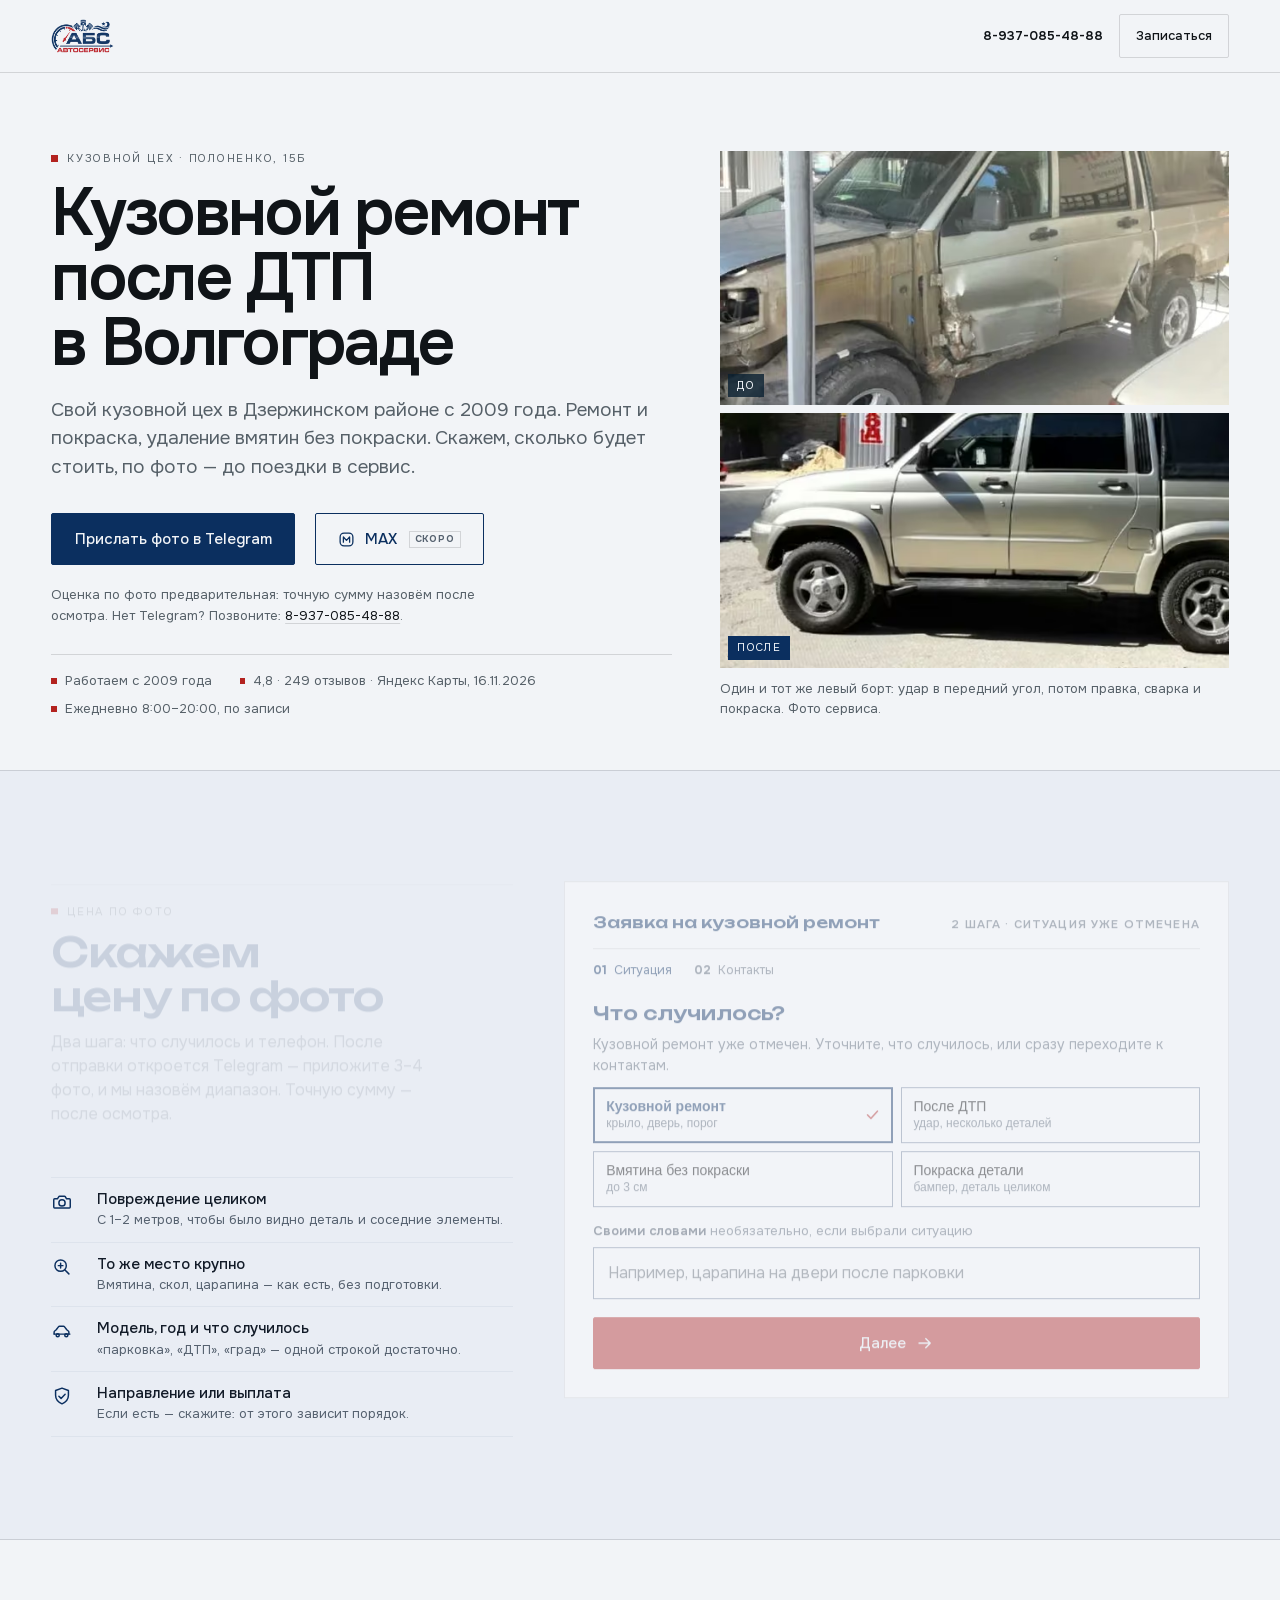
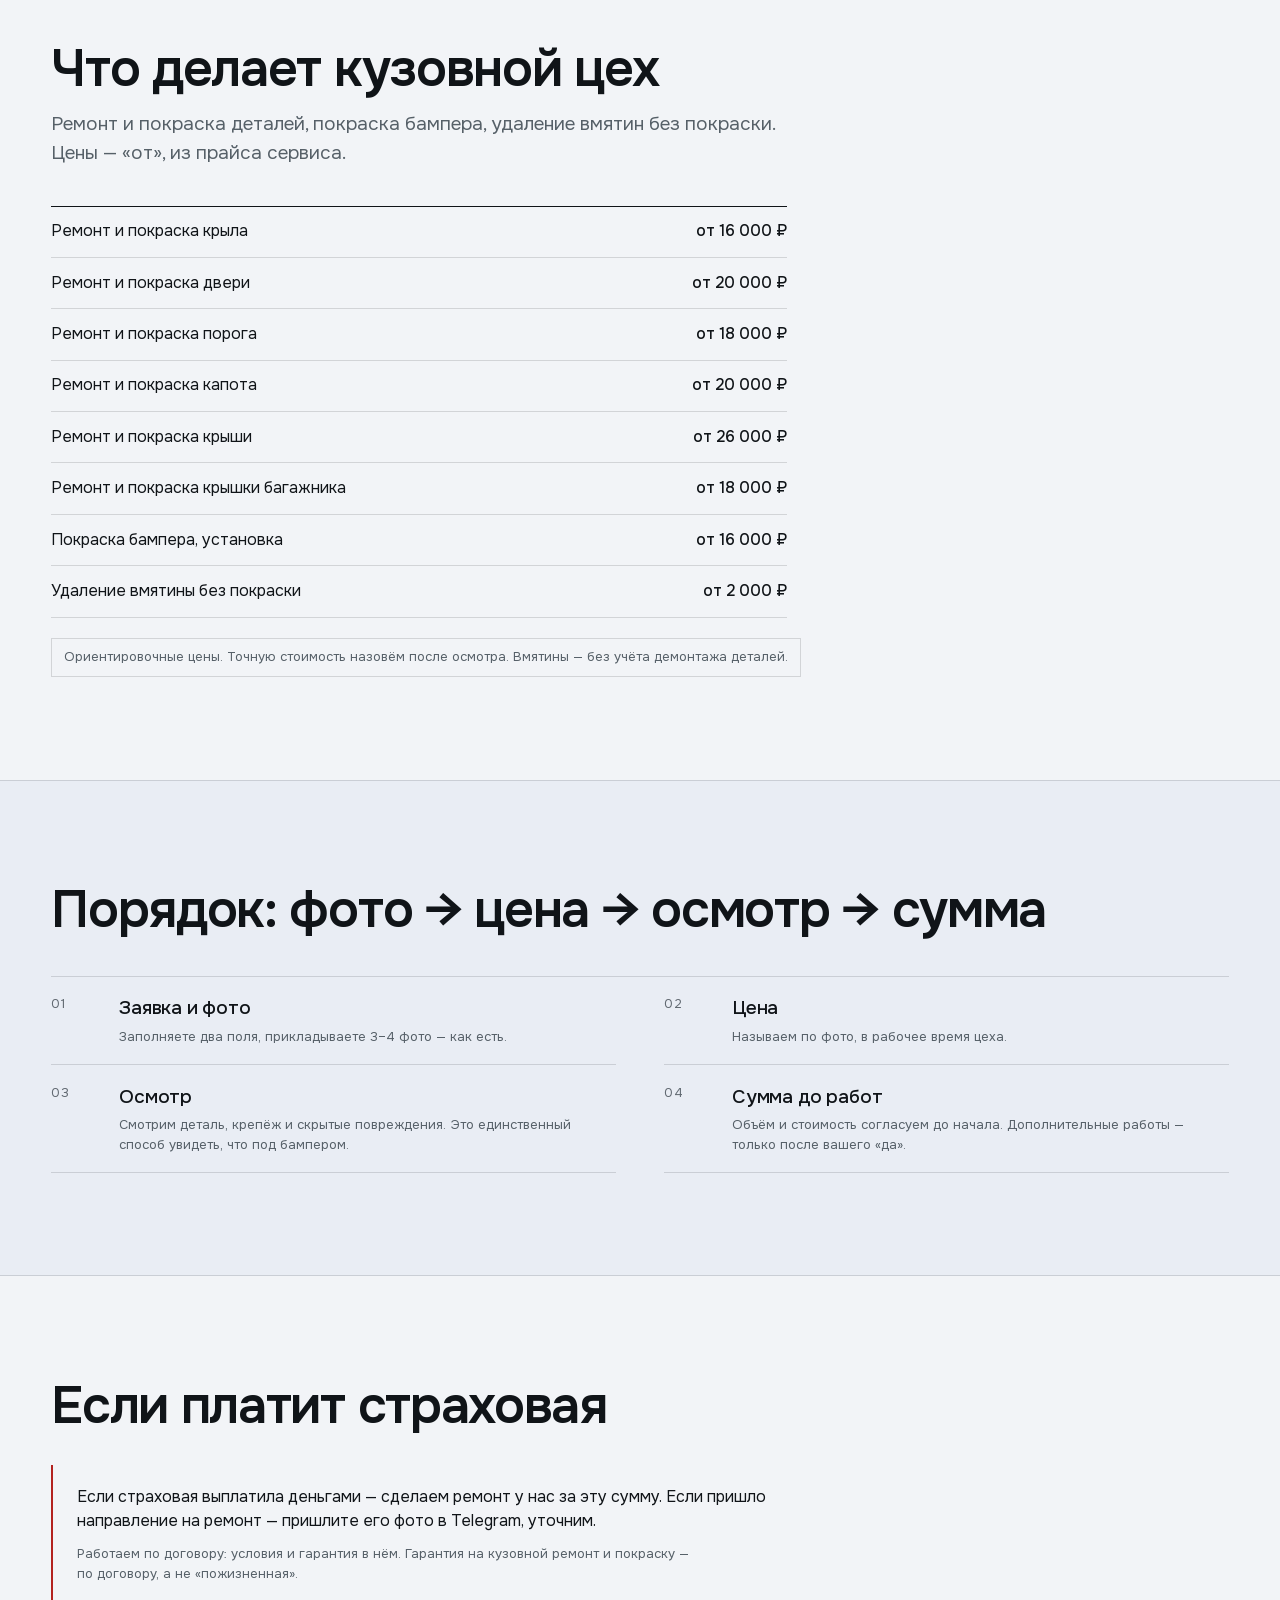
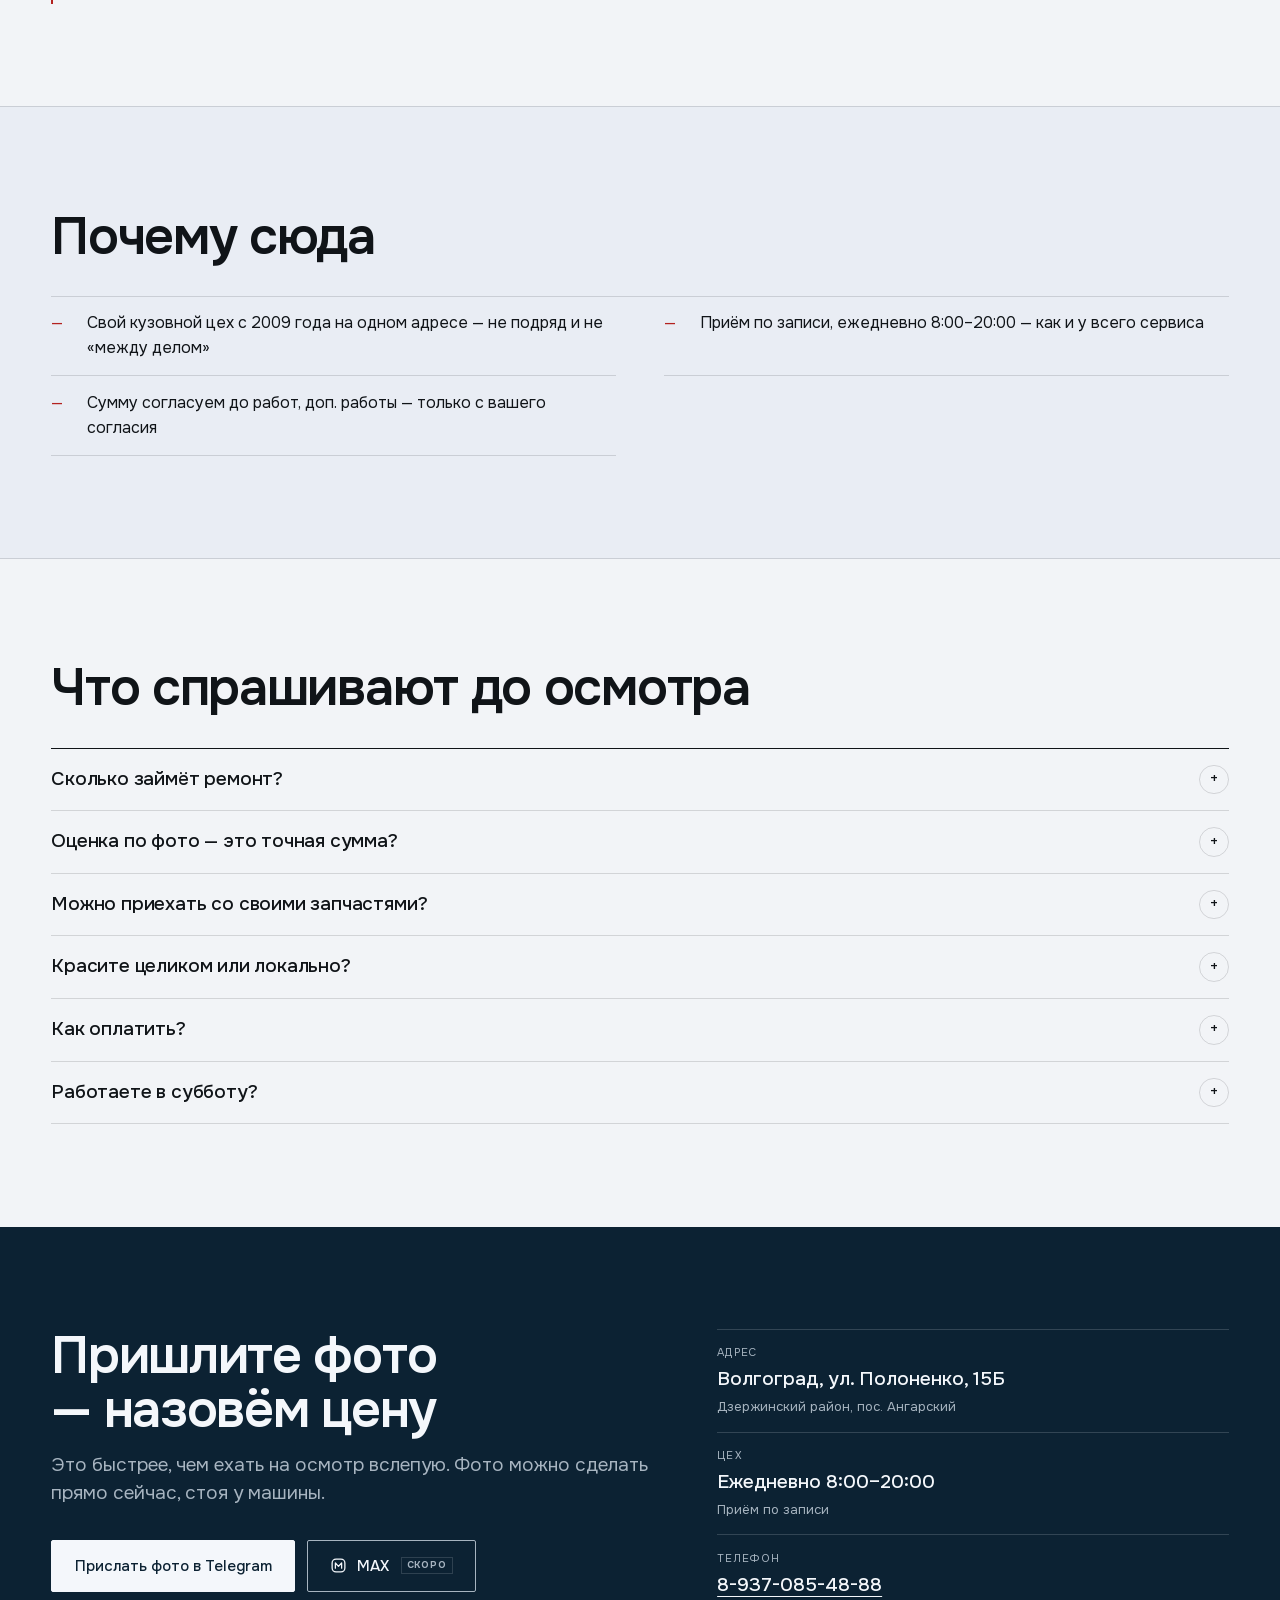
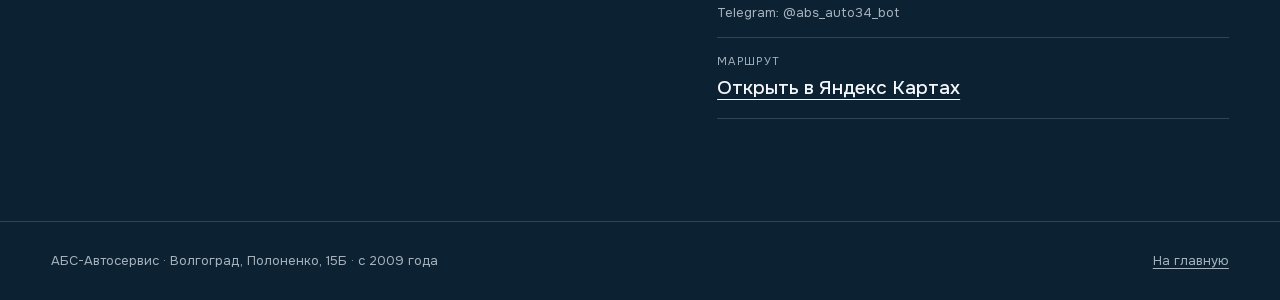
<file: kuzov.html>
<!DOCTYPE html>
<html lang="ru">
<head>
<meta charset="utf-8">
<meta name="robots" content="noindex, nofollow">
<meta http-equiv="refresh" content="0; url=kuzov/">
<title>Кузовной ремонт — АБС-Автосервис</title>
</head>
<body>
<p>Страница переехала: <a href="kuzov/">кузовной ремонт в АБС-Автосервис</a>.</p>
</body>
</html>
</file>
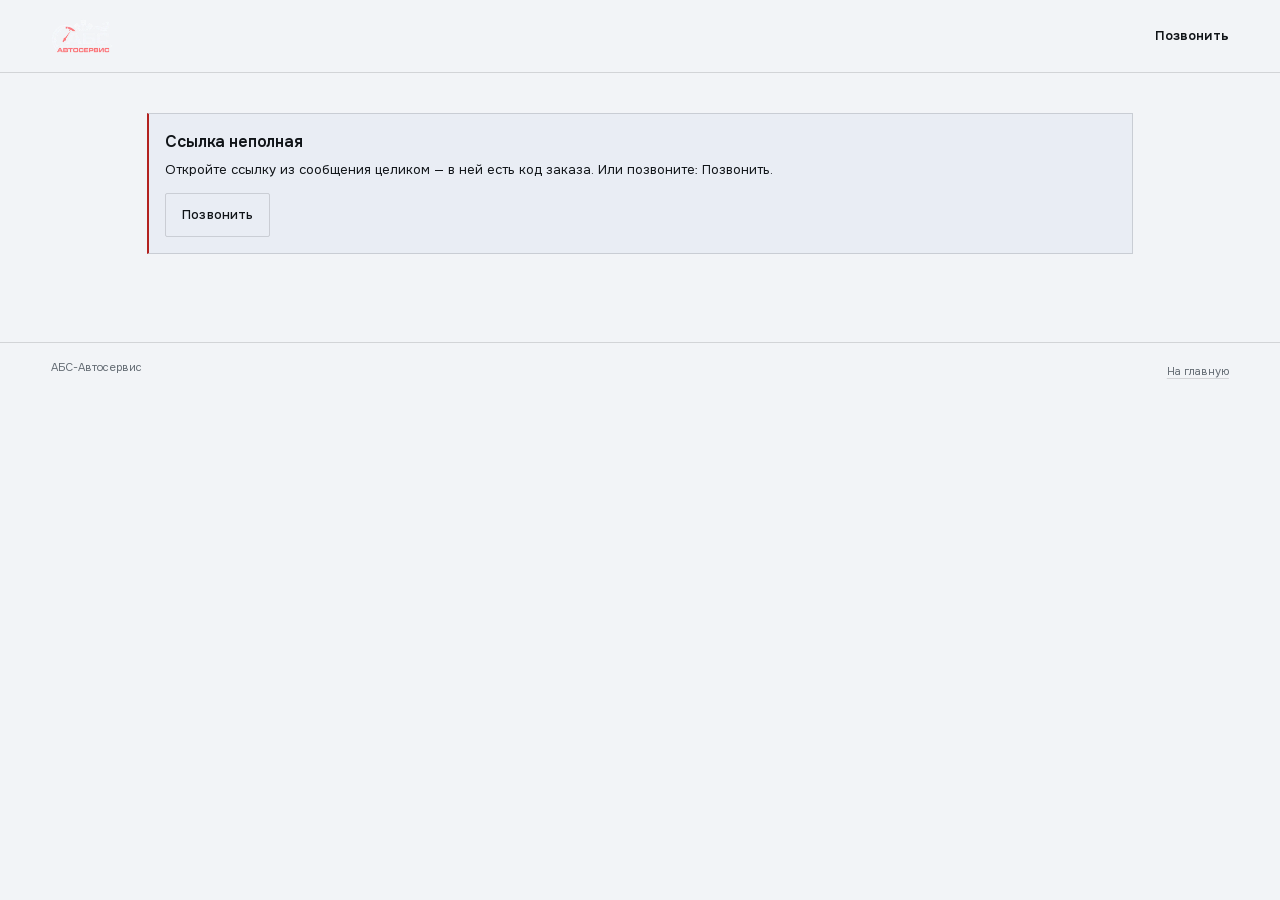
<file: order.html>
<!doctype html>
<html lang="ru">
<head>
  <meta charset="utf-8">
  <meta name="viewport" content="width=device-width, initial-scale=1">
  <script>document.documentElement.classList.add('js');</script>
  <meta name="robots" content="noindex, nofollow">
  <meta name="theme-color" content="#f2f4f7">
  <link rel="icon" href="assets/favicon.svg" type="image/svg+xml">
  <title>Ваш заказ — АБС-Автосервис</title>
  <meta name="description" content="Статус заказа, стоимость, фото работ и гарантия. Волгоград, ул. Полоненко, 15Б.">
  <meta property="og:type" content="website">
  <meta property="og:title" content="Ваш заказ — АБС-Автосервис">
  <meta property="og:description" content="Статус, стоимость и фото работ. Полоненко, 15Б, ежедневно 8:00–20:00.">
  <meta property="og:locale" content="ru_RU">
  <meta property="og:image" content="assets/img/og-index-1200.jpg">
  <meta property="og:image:width" content="1200">
  <meta property="og:image:height" content="630">
  <meta property="og:image:alt" content="АБС-Автосервис, Волгоград, ул. Полоненко, 15Б">
  <meta name="twitter:card" content="summary_large_image">
  <meta name="twitter:image" content="assets/img/og-index-1200.jpg">
  <link rel="preload" href="assets/fonts/onest-site-var.woff2" as="font" type="font/woff2" crossorigin>
  <link rel="preload" href="assets/fonts/unbounded-site-var.woff2" as="font" type="font/woff2" crossorigin>
  <link rel="stylesheet" href="styles/tokens.css?v=17">
  <link rel="stylesheet" href="styles/site.css?v=17">
  <link rel="stylesheet" href="styles/order.css?v=7">
</head>
<body class="order-page">
<a class="skip-link" href="#order">К заказу</a>

<header class="header is-solid">
  <div class="shell header__inner order-top">
    <a class="brand" href="./" aria-label="АБС-Автосервис — на главную">
      <img src="assets/img/abs-logo-light-240.webp" width="240" height="128" alt="АБС Автосервис" decoding="async">
    </a>
    <a class="header__phone" href="tel:+79370854888">Позвонить</a>
  </div>
</header>

<main id="order" class="shell order">
  <div class="order-state" id="state" role="status" aria-live="polite" aria-atomic="true"></div>

  <div class="order-skeleton" id="skeleton" aria-hidden="true">
    <span class="order-skeleton__line order-skeleton__line--sm"></span>
    <span class="order-skeleton__line order-skeleton__line--lg"></span>
    <span class="order-skeleton__line"></span>
    <span class="order-skeleton__line order-skeleton__line--md"></span>
  </div>

  <article class="order-grid" id="card" hidden>
    <div class="order-main">
      <header class="order-head">
        <p class="eyebrow"><span id="order-no">Заказ</span></p>
        <h1 class="order-head__status" id="status-label">
          <span class="order-head__mark" id="status-mark" aria-hidden="true"></span>
          <span id="status-word">Заказ</span>
        </h1>
        <p class="order-meta" id="order-meta"></p>
        <p class="order-updated" id="updated"></p>
      </header>

      <section class="order-section" id="decisions" hidden aria-labelledby="decisions-title">
        <div class="order-section__head">
          <h2 class="order-section__title" id="decisions-title">Нужно ваше решение</h2>
          <p class="order-section__lead" id="decisions-lead"></p>
        </div>
        <div class="decisions" id="decisions-list"></div>
      </section>

      <section class="order-section" id="progress" aria-labelledby="progress-title">
        <div class="order-section__head">
          <h2 class="order-section__title" id="progress-title">Ход работ</h2>
        </div>
        <ol class="order-steps" id="steps"></ol>
        <p class="order-note" id="steps-note" hidden></p>
        <details class="events" id="events" hidden>
          <summary class="events__summary">Все события по заказу</summary>
          <ol class="events__list" id="events-list"></ol>
        </details>
      </section>

      <section class="order-section" id="photos-block" hidden aria-labelledby="photos-title">
        <div class="order-section__head">
          <h2 class="order-section__title" id="photos-title">Фото работ</h2>
          <p class="order-section__lead">Открываются крупно — по клику.</p>
        </div>
        <div class="photos" id="photos"></div>
      </section>

      <section class="order-section" id="warranty-block" hidden aria-labelledby="warranty-title">
        <div class="order-section__head">
          <h2 class="order-section__title" id="warranty-title">Гарантия</h2>
          <p class="order-section__lead" id="warranty-from"></p>
        </div>
        <ul class="warranty" id="warranty-lines"></ul>
        <p class="order-note" id="warranty-text"></p>
      </section>

      <section class="order-section" id="feedback-block" hidden aria-labelledby="feedback-title">
        <div class="order-section__head">
          <h2 class="order-section__title" id="feedback-title">Оценка</h2>
          <p class="order-section__lead" id="feedback-lead"></p>
        </div>
        <form class="rating" id="rating" novalidate>
          <fieldset class="rating__set">
            <legend class="rating__legend">Как всё прошло?</legend>
            <div class="rating__stars" id="rating-stars"></div>
          </fieldset>
          <div class="field">
            <label for="rating-comment">Комментарий <small>необязательно</small></label>
            <textarea id="rating-comment" name="comment" rows="3" maxlength="1000"
                      placeholder="Что понравилось, что стоит поправить"></textarea>
            <small class="rating__count" id="rating-count">0 / 1000</small>
          </div>
          <button class="btn rating__submit" type="submit" id="rating-submit">Отправить оценку</button>
          <p class="form-status" id="rating-status" role="status" aria-live="polite"></p>
        </form>
        <div class="rating-done" id="rating-done" hidden>
          <p class="rating-done__text" id="rating-done-text"></p>
          <a class="btn btn--ghost" id="rating-review" href="#" target="_blank" rel="noopener" hidden>Оставить отзыв на Картах</a>
        </div>
      </section>
    </div>

    <aside class="order-rail" aria-label="Стоимость и контакты">
      <section class="money" id="money" aria-labelledby="money-title">
        <h2 class="money__title" id="money-title">Стоимость</h2>
        <dl class="money__rows" id="money-rows"></dl>
        <p class="money__total-label">Итого</p>
        <p class="money__total" id="money-total">—</p>
        <p class="money__note" id="money-note" hidden></p>
      </section>

      <div class="rail-actions" id="rail-actions" hidden>
        <a class="btn btn--ghost btn--small btn--wide" id="telegram-link" href="#" target="_blank" rel="noopener" hidden>Следить в Telegram</a>
      </div>

      <section class="referral" id="referral" hidden aria-labelledby="referral-title">
        <h2 class="referral__title" id="referral-title">Привести друга</h2>
        <p class="referral__text" id="referral-text"></p>
        <button class="btn btn--ghost btn--small btn--wide" type="button" id="referral-copy" data-url="">Скопировать ссылку</button>
        <p class="form-status" id="referral-status" role="status" aria-live="polite"></p>
      </section>

      <section class="order-contacts" aria-labelledby="contacts-title">
        <h2 class="order-contacts__title" id="contacts-title">Сервис</h2>
        <p class="order-contacts__name" id="company-name">АБС-Автосервис</p>
        <p class="order-contacts__row" id="company-address">Волгоград, ул. Полоненко, 15Б</p>
        <p class="order-contacts__row" id="company-hours">ежедневно 08:00–20:00</p>
        <p class="order-contacts__actions">
          <a class="btn btn--small" href="tel:+79370854888" id="company-phone">Позвонить</a>
          <a class="btn btn--ghost btn--small" id="company-route"
             href="https://yandex.ru/maps/?text=Волгоград%2C%20улица%20Полоненко%2C%2015%D0%91"
             target="_blank" rel="noopener">Маршрут</a>
        </p>
      </section>
    </aside>
  </article>

  <noscript>
    <div class="order-nojs">
      <p class="order-nojs__title">Статус заказа открывается в браузере</p>
      <p>Включите JavaScript или просто позвоните — мы посмотрим заказ по вашему номеру.</p>
      <p><a class="btn" href="tel:+79370854888">Позвонить</a></p>
      <p class="order-note">АБС-Автосервис, Волгоград, ул. Полоненко, 15Б. Ежедневно 08:00–20:00.</p>
    </div>
  </noscript>
</main>

<footer class="order-foot">
  <div class="shell order-foot__inner">
    <p>АБС-Автосервис</p>
    <p><a class="text-link" href="./">На главную</a></p>
  </div>
</footer>

<script src="order.js?v=6" defer></script>
</body>
</html>
</file>
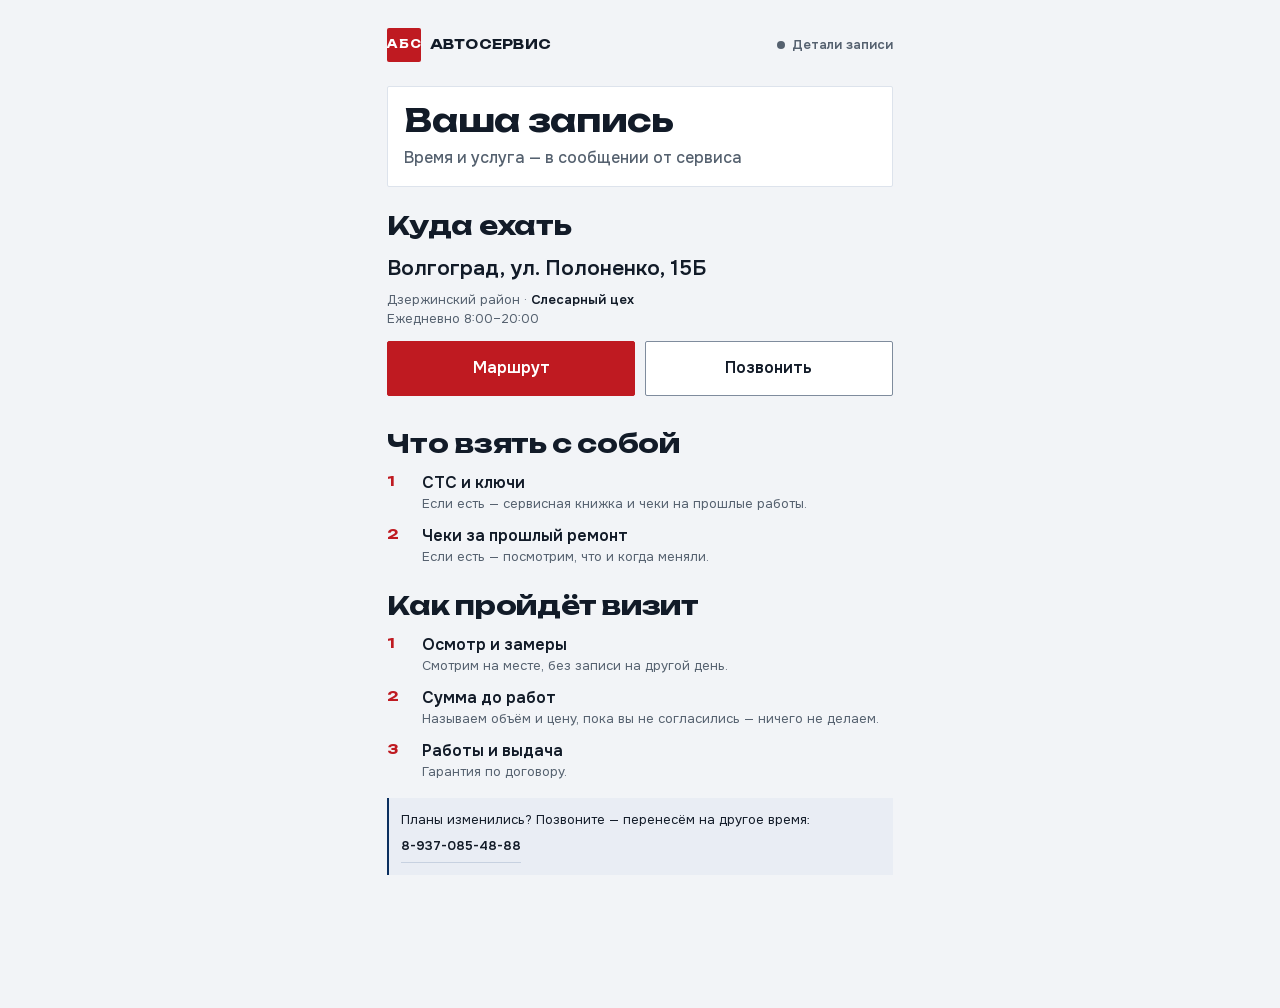
<file: zapis.html>
<!DOCTYPE html>
<html lang="ru">
<head>
<meta charset="utf-8">
<meta name="viewport" content="width=device-width, initial-scale=1">
<meta name="robots" content="noindex, nofollow">
<title>Ваша запись — АБС-Автосервис</title>
<meta name="theme-color" content="#07203f">
<meta property="og:type" content="website">
<meta property="og:title" content="Ваша запись — АБС-Автосервис">
<meta property="og:description" content="Время, адрес, маршрут и что взять. Полоненко, 15Б.">
<meta property="og:locale" content="ru_RU">
<meta property="og:image" content="assets/img/og-index-1200.jpg">
<meta property="og:image:width" content="1200">
<meta property="og:image:height" content="630">
<meta property="og:image:alt" content="АБС-Автосервис, Волгоград, ул. Полоненко, 15Б">
<meta name="twitter:card" content="summary_large_image">
<meta name="twitter:image" content="assets/img/og-index-1200.jpg">
<link rel="icon" href="assets/favicon.svg" type="image/svg+xml">
<link rel="stylesheet" href="styles/tokens.css">
<style>
  /* Страница записи: один экран, три действия, ничего лишнего.
     Данные приходят из ссылки, которую отправляет бот:
     /zapis/?time=14:30&date=20.11&svc=Тормозная%20система&shop=Слесарный */
  *,*::before,*::after{box-sizing:border-box}
  body{margin:0;background:var(--porcelain);color:var(--ink);
    font-family:var(--font-text);font-size:var(--fs-body);line-height:1.5;
    -webkit-font-smoothing:antialiased}
  .wrap{max-width:34rem;margin:0 auto;padding:var(--sp-2) var(--gutter) calc(var(--sp-4) + 4.5rem)}
  .top{display:flex;align-items:center;justify-content:space-between;gap:var(--sp-2);
    flex-wrap:wrap;padding:var(--sp-2) 0}
  .brand{display:flex;align-items:center;gap:.55rem;font-family:var(--font-display);
    font-weight:700;letter-spacing:.02em;text-transform:uppercase;font-size:var(--fs-small)}
  .brand b{display:grid;place-items:center;width:2.1rem;height:2.1rem;background:var(--scarlet);
    color:#fff;border-radius:var(--r-1);font-size:.7rem;letter-spacing:.06em}
  .state{display:inline-flex;align-items:center;gap:.4rem;font-size:var(--fs-small);
    font-weight:600;color:var(--muted);white-space:nowrap}
  .state::before{content:"";width:.5rem;height:.5rem;border-radius:50%;background:currentColor}
  .state.is-ok{color:var(--ok)}
  .state.is-warn{color:var(--scarlet-ink)}
  .state.is-live{color:var(--navy)}
  .state.is-wait{color:var(--muted)}
  .status-note{margin:var(--sp-3) 0 0;padding:var(--sp-2);background:var(--paper);
    border:1px solid var(--line);border-left:2px solid var(--scarlet);
    font-size:var(--fs-small);color:var(--ink)}
  .status-note[hidden]{display:none}
  .status-note a{color:var(--ink);font-weight:600;text-decoration:none;
    white-space:nowrap;border-bottom:1px solid var(--line-strong)}

  .card{background:var(--paper);border:1px solid var(--line);border-radius:var(--r-1);
    padding:var(--sp-3);margin-top:var(--sp-2)}
  .when{font-family:var(--font-display);font-size:clamp(1.5rem,6.4vw,2rem);line-height:1.1;
    letter-spacing:-.01em;margin:0;font-weight:700}
  .when.is-time{font-size:clamp(3.5rem,18vw,5.5rem);line-height:.9;letter-spacing:-.03em;
    font-weight:400;font-variant-numeric:tabular-nums}
  .when small{display:block;font-family:var(--font-text);font-size:var(--fs-body);
    font-weight:500;letter-spacing:0;color:var(--muted);margin-top:.6rem;line-height:1.4}
  .svc{margin:var(--sp-3) 0 0;padding-top:var(--sp-2);border-top:1px solid var(--line);
    display:flex;gap:.6rem;align-items:baseline;font-size:var(--fs-lead);font-weight:600}
  .svc[hidden]{display:none}
  .svc span{font-size:var(--fs-label);text-transform:uppercase;letter-spacing:.09em;
    color:var(--muted);font-weight:600;flex:none}

  h2{font-family:var(--font-display);font-size:var(--fs-h3);line-height:1.15;
    letter-spacing:-.01em;margin:var(--sp-4) 0 var(--sp-2)}
  .addr{font-size:var(--fs-lead);font-weight:600;margin:0 0 .35rem}
  .meta{margin:0;color:var(--muted);font-size:var(--fs-small)}
  .meta b{color:var(--ink);font-weight:600}
  .acts{display:grid;grid-template-columns:1fr 1fr;gap:.6rem;margin-top:var(--sp-2)}
  .acts + .acts{grid-template-columns:1fr;margin-top:.6rem}
  .btn[hidden]{display:none}
  .btn{display:flex;align-items:center;justify-content:center;min-height:3rem;padding:.9rem 1rem;
    border-radius:var(--r-1);font-weight:600;font-size:var(--fs-body);text-decoration:none;
    text-align:center;transition:background var(--t-fast) var(--ease),color var(--t-fast) var(--ease)}
  .btn--main{background:var(--scarlet);color:#fff;border:1px solid var(--scarlet)}
  .btn--main:hover{background:var(--scarlet-ink);border-color:var(--scarlet-ink)}
  .btn--ghost{background:var(--paper);color:var(--ink);border:1px solid var(--line-control)}
  .btn--ghost:hover{background:var(--tint)}
  .btn:focus-visible{outline:2px solid var(--navy);outline-offset:3px}

  ol.take{list-style:none;counter-reset:t;margin:0;padding:0;display:grid;gap:.65rem}
  ol.take li{counter-increment:t;display:grid;grid-template-columns:1.6rem 1fr;gap:.6rem;
    align-items:start;font-size:var(--fs-body)}
  ol.take li::before{content:counter(t);font-family:var(--font-display);font-size:var(--fs-small);
    color:var(--scarlet);font-weight:700;line-height:1.55}
  ol.take b{font-weight:600}
  ol.take small{display:block;color:var(--muted);font-size:var(--fs-small);line-height:1.45}

  .note{margin-top:var(--sp-3);padding:var(--sp-2);background:var(--tint);
    border-left:2px solid var(--navy);font-size:var(--fs-small);color:var(--ink)}
  .note a{color:var(--ink);font-weight:600;text-decoration:none;
    border-bottom:1px solid var(--line-strong);white-space:nowrap}

  .bar{position:fixed;inset:auto 0 0;display:grid;grid-template-columns:1fr 1fr;gap:.5rem;
    padding:.6rem var(--gutter) calc(.6rem + env(safe-area-inset-bottom));
    background:rgb(242 244 247 / .94);border-top:1px solid var(--line);
    backdrop-filter:blur(12px);z-index:5;
    transform:translateY(110%);transition:transform var(--t-state) var(--ease);
    visibility:hidden}
  .bar.is-on{transform:none;visibility:visible}
  .note a{display:inline-block;padding:.4rem 0;min-height:2rem}
  .bar .btn{min-height:2.9rem}
  .draft{margin-top:var(--sp-4);font-size:var(--fs-label);color:var(--muted);
    letter-spacing:.04em;text-transform:uppercase}
  @media (min-width:48rem){
    .wrap{max-width:38rem;padding-top:var(--sp-3)}
    .bar{display:none}
    body{padding-bottom:var(--sp-4)}
  }
</style>
</head>
<body>
<div class="wrap">
  <div class="top">
    <div class="brand"><b>АБС</b> Автосервис</div>
    <div class="state" id="state" role="status" aria-live="polite">Детали записи</div>
  </div>

  <section class="card" id="when-card" aria-labelledby="when-h">
    <h1 id="when-h" class="when"><span id="t">Ваша запись</span>
      <small id="d">Время и услуга — в сообщении от сервиса</small></h1>
    <p class="svc" id="svc-row" hidden><span>Работа</span><b id="svc"></b></p>
  </section>

  <h2>Куда ехать</h2>
  <p class="addr">Волгоград, ул. Полоненко, 15Б</p>
  <p class="meta">Дзержинский район · <b id="shop">Слесарный цех</b><br>
    <span id="hours">Ежедневно 8:00–20:00</span></p>
  <div class="acts">
    <a class="btn btn--main" id="route" href="https://yandex.ru/maps/?text=%D0%90%D0%91%D0%A1%20%D0%B0%D0%B2%D1%82%D0%BE%D1%81%D0%B5%D1%80%D0%B2%D0%B8%D1%81%20%D0%9F%D0%BE%D0%BB%D0%BE%D0%BD%D0%B5%D0%BD%D0%BA%D0%BE%2015%D0%91%20%D0%92%D0%BE%D0%BB%D0%B3%D0%BE%D0%B3%D1%80%D0%B0%D0%B4" target="_blank" rel="noopener">Маршрут</a>
    <a class="btn btn--ghost" href="tel:+79370854888">Позвонить</a>
  </div>
  <div class="acts">
    <button class="btn btn--ghost" type="button" id="ics" hidden>Добавить в календарь</button>
  </div>

  <p class="status-note" id="note" hidden></p>

  <h2>Что взять с собой</h2>
  <ol class="take">
    <li><span><b>СТС и ключи</b><small>Если есть — сервисная книжка и чеки на прошлые работы.</small></span></li>
    <li><span><b>Чеки за прошлый ремонт</b><small>Если есть — посмотрим, что и когда меняли.</small></span></li>
  </ol>

  <h2>Как пройдёт визит</h2>
  <ol class="take">
    <li><span><b>Осмотр и замеры</b><small>Смотрим на месте, без записи на другой день.</small></span></li>
    <li><span><b>Сумма до работ</b><small>Называем объём и цену, пока вы не согласились — ничего не делаем.</small></span></li>
    <li><span><b>Работы и выдача</b><small>Гарантия по договору.</small></span></li>
  </ol>

  <p class="note">Планы изменились? Позвоните — перенесём на другое время:
    <a href="tel:+79370854888">8-937-085-48-88</a></p>

</div>

<div class="bar">
  <a class="btn btn--main" href="https://yandex.ru/maps/?text=%D0%90%D0%91%D0%A1%20%D0%B0%D0%B2%D1%82%D0%BE%D1%81%D0%B5%D1%80%D0%B2%D0%B8%D1%81%20%D0%9F%D0%BE%D0%BB%D0%BE%D0%BD%D0%B5%D0%BD%D0%BA%D0%BE%2015%D0%91%20%D0%92%D0%BE%D0%BB%D0%B3%D0%BE%D0%B3%D1%80%D0%B0%D0%B4" target="_blank" rel="noopener">Маршрут</a>
  <a class="btn btn--ghost" href="tel:+79370854888">Позвонить</a>
</div>

<script>
/* Контракт ссылки: ?d=2026-11-21&t=14%3A30&s=Услуга&k=1a2b3c4d
   k — 8 hex серверного public_token визита. Нет k / битый k — нейтральное
   состояние, ничего не подтверждаем и календарь не предлагаем. */
(() => {
  const q = new URLSearchParams(location.search);
  let t = q.get('t'), s = q.get('s'), d = q.get('d');
  const k = q.get('k');
  const $ = (id) => document.getElementById(id);

  const confirmed = typeof k === 'string' && /^[0-9a-f]{8}$/i.test(k) &&
    // отсекаем подставляемые «нули» и прочие 8 одинаковых символов
    !/^([0-9a-f])\1{7}$/i.test(k);
  // o — public_token визита (32 hex). Только по нему страница узнаёт правду о статусе.
  const oRaw = q.get('o');
  const oToken = typeof oRaw === 'string' && /^[0-9a-f]{32}$/i.test(oRaw) ? oRaw : null;

  const setState = (text, cls) => {
    const el = $('state');
    el.textContent = text;
    el.className = 'state' + (cls ? ' ' + cls : '');
  };
  const setNote = (html) => {
    const n = $('note');
    if (!html) { n.hidden = true; n.textContent = ''; return; }
    n.innerHTML = html;
    n.hidden = false;
  };

  const WD = ['вс', 'пн', 'вт', 'ср', 'чт', 'пт', 'сб'];
  const MON = ['января', 'февраля', 'марта', 'апреля', 'мая', 'июня',
               'июля', 'августа', 'сентября', 'октября', 'ноября', 'декабря'];

  const parseDate = (v) => {
    const m = /^(\d{4})-(\d{2})-(\d{2})$/.exec(v || '');
    if (!m) return null;
    const dt = new Date(+m[1], +m[2] - 1, +m[3]);
    return Number.isNaN(dt.getTime()) ? null : dt;
  };
  const timeOk = (v) => typeof v === 'string' && /^([01]?\d|2[0-3]):[0-5]\d$/.test(v.trim());

  const dayLabel = (dt) => {
    const today = new Date(); today.setHours(0, 0, 0, 0);
    const diff = Math.round((dt - today) / 86400000);
    const rel = diff === 0 ? 'сегодня' : diff === 1 ? 'завтра' : diff === 2 ? 'послезавтра' : '';
    const core = `${WD[dt.getDay()]}, ${dt.getDate()} ${MON[dt.getMonth()]}`;
    return rel ? `${rel} — ${core}` : core;
  };

  let dt = parseDate(d);
  let hhmm = timeOk(t) ? t.trim().padStart(5, '0') : null;
  const urlT = hhmm;
  const urlD = dt ? dt.getTime() : null;
  let icsBound = false;

  const paintWhen = () => {
    if (hhmm) {
      $('t').textContent = hhmm;
      $('when-h').classList.add('is-time');
      $('d').textContent = dt ? dayLabel(dt) : 'дата — в сообщении от сервиса';
    } else if (dt) {
      $('d').textContent = dayLabel(dt);
    }
  };
  const paintService = () => {
    if (s && s.trim()) {
      $('svc').textContent = s.trim();
      $('svc-row').hidden = false;
    }
  };
  const pad2 = (n) => String(n).padStart(2, '0');
  // Состояние «времени нет»: не показываем ни старое из ссылки, ни пустую плашку.
  const resetWhen = (line) => {
    hhmm = null;
    $('when-h').classList.remove('is-time');
    $('t').textContent = 'Время';
    $('d').textContent = line;
  };

  if (confirmed) {
    paintWhen();
    paintService();
    // С валидным o статус ставит только ответ API: до него зелёного не рисуем.
    if (oToken) setState('Проверяем запись…', 'is-wait');
    else { setState('Запись подтверждена', 'is-ok'); enableIcs(); }
  }
  // Без валидного k время и услуга из строки не показываются: подставить их может кто угодно.
  if (q.get('shop')) $('shop').textContent = q.get('shop');
  if (q.get('hours')) $('hours').textContent = q.get('hours');

  function enableIcs() {
    if (!dt || !hhmm) return;
    const btn = $('ics');
    btn.hidden = false;
    if (icsBound) return;
    icsBound = true;
    btn.addEventListener('click', () => {
      if (!dt || !hhmm) return;
      const [hh, mm] = hhmm.split(':').map(Number);
      const pad = (n) => String(n).padStart(2, '0');
      const stamp = (x) => `${x.getFullYear()}${pad(x.getMonth() + 1)}${pad(x.getDate())}T` +
                           `${pad(x.getHours())}${pad(x.getMinutes())}00`;
      const start = new Date(dt.getFullYear(), dt.getMonth(), dt.getDate(), hh, mm, 0);
      const end = new Date(start.getTime() + 45 * 60000);
      const body = [
        'BEGIN:VCALENDAR', 'VERSION:2.0', 'PRODID:-//ABS-Avtoservis//zapis//RU',
        'CALSCALE:GREGORIAN', 'BEGIN:VEVENT',
        `UID:${k || oToken || 'zapis'}@abs-avtoservis`, `DTSTAMP:${stamp(new Date())}`,
        `DTSTART:${stamp(start)}`, `DTEND:${stamp(end)}`,
        `SUMMARY:АБС — ${(s || 'осмотр').replace(/[,;]/g, ' ')}`,
        'LOCATION:Волгоград, ул. Полоненко, 15Б',
        'DESCRIPTION:Возьмите СТС и ключи. Если планы изменились — 8-937-085-48-88',
        'BEGIN:VALARM', 'TRIGGER:-PT2H', 'ACTION:DISPLAY',
        'DESCRIPTION:Скоро в АБС', 'END:VALARM',
        'END:VEVENT', 'END:VCALENDAR'
      ].join('\r\n');
      const url = URL.createObjectURL(new Blob([body], { type: 'text/calendar;charset=utf-8' }));
      const a = document.createElement('a');
      a.href = url; a.download = 'abs-zapis.ics';
      document.body.appendChild(a); a.click(); a.remove();
      setTimeout(() => URL.revokeObjectURL(url), 3000);
    });
  }
  function disableIcs() { $('ics').hidden = true; }

  // Правда о статусе — только из GET /api/abs/v1/order/<o>. k — предварительный рендер.
  const PHONE = '<a href="tel:+79370854888">8-937-085-48-88</a>';
  async function verifyOrder(token) {
    const ctl = new AbortController();
    const timer = setTimeout(() => ctl.abort(), 6000);
    let res = null, data = null;
    try {
      res = await fetch(`/api/abs/v1/order/${token}`, {
        headers: { accept: 'application/json' }, cache: 'no-store', signal: ctl.signal
      });
      data = await res.json().catch(() => null);
    } catch (_) { res = null; data = null; }
    clearTimeout(timer);

    const order = data && data.ok === true && data.order && typeof data.order === 'object'
      ? data.order : null;

    if (!order) {
      if (res && res.status === 404) {
        disableIcs();
        setState('Детали записи', '');
        setNote('Ссылка не найдена. Время записи уточните по телефону: ' + PHONE + '.');
      } else {
        // Сервер или сеть: не пишем «подтверждена», но и не пугаем — время из ссылки оставляем.
        setState('Детали записи', '');
        setNote('Не удалось проверить статус — он мог измениться. Если планы менялись, позвоните: ' + PHONE + '.');
        if (confirmed) enableIcs();
      }
      return;
    }

    const st = String(order.status || 'booked');
    const when = order.scheduled_at ? new Date(order.scheduled_at) : null;
    if (when && !Number.isNaN(when.getTime())) {
      dt = new Date(when.getFullYear(), when.getMonth(), when.getDate());
      hhmm = pad2(when.getHours()) + ':' + pad2(when.getMinutes());
      paintWhen();
    } else if (st === 'booked') {
      resetWhen('уточняется — время подтвердим звонком');
    }
    if ((!s || !s.trim()) && order.service) { s = String(order.service); paintService(); }

    const moved = Boolean(urlT && hhmm &&
      (hhmm !== urlT || (urlD && dt && urlD !== dt.getTime())));

    if (st === 'booked') {
      if (!hhmm) {
        disableIcs();
        setState('Время уточняется', 'is-wait');
        setNote('Время подтвердим звонком. ' + PHONE + '.');
        return;
      }
      setState(moved ? 'Время изменено' : 'Запись подтверждена', moved ? 'is-live' : 'is-ok');
      if (moved) setNote('Время из ссылки устарело — актуальное выше. Календарь обновится по кнопке.');
      enableIcs();
      return;
    }
    if (st === 'in_work' || st === 'waiting_parts' || st === 'ready' || st === 'done') {
      disableIcs();
      const map = {
        in_work: ['Машина в работе', 'Вопросы по работам — по телефону сервиса.'],
        waiting_parts: ['Ждём запчасти', 'Позвоним, когда детали придут.'],
        ready: ['Машина готова', 'Можно забирать в часы работы цеха.'],
        done: ['Заказ выдан', 'Гарантия по договору — если что-то поведёт себя не так, звоните.']
      };
      const pair = map[st];
      setState(pair[0], 'is-live');
      setNote(pair[1] + ' ' + PHONE + '.');
      return;
    }
    if (st === 'cancelled') {
      disableIcs();
      $('when-card').hidden = true;
      setState('Запись отменена', 'is-warn');
      setNote('Если ремонт ещё нужен — позвоните, подберём другое время: ' + PHONE + '.');
      return;
    }
    if (st === 'no_show') {
      disableIcs();
      $('when-card').hidden = true;
      setState('Запись не состоялась', 'is-warn');
      setNote('Если не получилось приехать — позвоните, подберём другое время: ' + PHONE + '.');
      return;
    }
    setState('Детали записи', '');
  }
  if (oToken) verifyOrder(oToken);

  // Панель — только когда кнопки у адреса ушли из вида, как на главной.
  const acts = document.querySelector('.acts'), bar = document.querySelector('.bar');
  if ('IntersectionObserver' in window) {
    new IntersectionObserver((e) => {
      bar.classList.toggle('is-on', !e[0].isIntersecting);
    }, { rootMargin: '-40% 0px 0px 0px' }).observe(acts);
  } else { bar.classList.add('is-on'); }
})();
</script>
</body>
</html>
</file>
<file: styles/tokens.css>
/* АБС-Автосервис — единственный источник токенов.
   Блок «v3» — главная страница (styles/site.css).
   Блок «legacy» — zapis.html и kuzov/, пока не переведены: не переименовывать. */

@font-face {
  font-family: "Onest";
  src: url("../assets/fonts/onest-site-var.woff2") format("woff2");
  font-style: normal;
  font-weight: 100 900;
  font-display: swap;
}

@font-face {
  font-family: "Unbounded";
  src: url("../assets/fonts/unbounded-site-var.woff2") format("woff2");
  font-style: normal;
  font-weight: 200 900;
  font-display: swap;
}

:root {
  color-scheme: light;

  /* ── v3: папир и чернила ─────────────────────────────────────────── */
  --base: #f2f4f7;          /* фарфор — фон страницы (фирменная палитра) */
  --base-2: #e9edf4;        /* вторая подложка — секции-паузы */
  --base-3: #dde3ec;        /* третья подложка — медиа */
  --fg: #101418;            /* графит — основной текст */
  --fg-2: #566068;          /* вторичный текст, 5,8:1 на base */
  --fg-3: #626a72;          /* служебный, 4,95:1 на base */
  --deep: #0c2233;          /* тёмные секции */
  --deep-2: #123049;
  --accent: #b3221f;        /* алый: только действие и маркер */
  --accent-ink: #8c1917;
  --accent-soft: #f2e2e0;
  --rule: rgb(16 20 24 / 0.14);
  --rule-soft: rgb(16 20 24 / 0.08);
  --rule-deep: rgb(244 247 251 / 0.16);
  --rule-deep-soft: rgb(244 247 251 / 0.08);
  --on-deep: #f4f7fb;
  --on-deep-2: #a7b4c0;     /* 7,7:1 на deep */
  --ok: #1d6b45;
  --error: #a01c1a;

  --font-text: "Onest", "Segoe UI", Arial, sans-serif;
  --font-display: "Unbounded", "Onest", "Segoe UI", Arial, sans-serif;

  --fs-1: 0.6875rem;                                        /* 11 — метка */
  --fs-2: 0.8125rem;                                        /* 13 — служебный */
  --fs-3: 1rem;                                             /* 16 — текст */
  --fs-4: clamp(1.0625rem, 0.99rem + 0.3vw, 1.1875rem);     /* 17–19 — лид */
  --fs-5: clamp(1.375rem, 1.2rem + 0.7vw, 1.75rem);         /* 22–28 — h3 */
  --fs-6: clamp(2rem, 1.4rem + 2.6vw, 3.25rem);             /* 32–52 — h2 */
  --fs-7: clamp(2.5rem, 1.2rem + 4.4vw, 4.5rem);            /* 40–72 — h1 */

  --sp-1: 0.5rem;
  --sp-2: 0.75rem;
  --sp-3: 1rem;
  --sp-4: 1.5rem;
  --sp-5: 2.5rem;
  --sp-6: 4rem;
  --section-y: clamp(4.5rem, 8vw, 8rem);
  --gutter: clamp(1.25rem, 4vw, 3.5rem);
  --container: 82rem;

  --r-1: 2px;
  --r-2: 999px;

  --shadow-float: 0 1.5rem 4rem rgb(16 20 24 / 0.18);

  --ease: cubic-bezier(0.16, 1, 0.3, 1);
  --t-fast: 160ms;
  --t-state: 280ms;
  --t-slow: 520ms;

  --header-h: 4.5rem;

  /* ── legacy: zapis.html и kuzov/ ─────────────────────────────────── */
  --porcelain: #f2f4f7;
  --paper: #ffffff;
  --ink: #121b28;
  --muted: #55616f;
  --navy: #0b2f5f;
  --night: #07203f;
  --scarlet: #bf1a21;
  --scarlet-ink: #a5141b;
  --scarlet-soft: #f9e8e9;
  --line: #dde3ec;
  --line-strong: #c7d1e0;
  --line-control: #7f8c9d;
  --tint: #e9edf4;
  --on-dark: #f4f7fb;
  --on-dark-muted: #a9bad1;
  --line-dark: rgb(255 255 255 / 0.14);
  --fs-label: 0.6875rem;
  --fs-small: 0.8125rem;
  --fs-body: 1rem;
  --fs-lead: clamp(1.0625rem, 0.98rem + 0.42vw, 1.3125rem);
  --fs-h3: clamp(1.25rem, 1.1rem + 0.7vw, 1.625rem);
  --fs-h2: clamp(2rem, 1.35rem + 3.1vw, 3.75rem);
  --fs-h1: clamp(2.3rem, 0.4rem + 6.1vw, 6.4rem);
  --fs-mega: clamp(3.25rem, 1.2rem + 8.5vw, 8rem);
  --ease-line: cubic-bezier(0.87, 0, 0.13, 1);
}
</file>
<file: styles/v8.css>
/* АБС-Автосервис — главная v8 «Измерительный лист».
   Один визуальный язык: фарфор, волосяные линейки, один алый акцент, ноль радиусов.
   Токены бренда — из styles/tokens.css, здесь только алиасы и шкала страницы. */

:root {
  --bg: var(--porcelain);
  --panel: #fff;
  --fg: var(--ink);
  --ink-2: #3b4857;
  --muted-ink: #4d5866;   /* было 5,73:1 — стало 6,4:1 к фарфору */
  --rule: #cfd8e4;
  --rule-soft: #e3e9f1;
  --ctl: #78889f;              /* граница поля: 3,6:1 к фарфору */
  --accent: var(--scarlet);
  --accent-ink: var(--scarlet-ink);
  --deep: var(--night);
  --font-display: "Unbounded", "Onest", system-ui, sans-serif;

  --shell: 1320px;
  --gut: clamp(20px, 4vw, 52px);
  --sec: clamp(56px, 7vw, 104px);
  --ease: cubic-bezier(.16, 1, .3, 1);
  --t-fast: 160ms;
  --t-state: 280ms;
  --t-reveal: 480ms;
}

*, *::before, *::after { box-sizing: border-box; }
html { -webkit-text-size-adjust: 100%; scroll-behavior: smooth; }
body {
  margin: 0;
  background: var(--bg);
  color: var(--fg);
  font-family: "Onest", system-ui, -apple-system, "Segoe UI", Arial, sans-serif;
  font-size: 17px;
  line-height: 1.55;
  -webkit-font-smoothing: antialiased;
  text-rendering: optimizeLegibility;
}
img, svg { display: block; max-width: 100%; }
img { height: auto; }
a { color: inherit; }
h1, h2, h3, p, dl, dd, li, figure, blockquote { margin: 0; }
ul, ol { margin: 0; padding: 0; list-style: none; }
button { font: inherit; color: inherit; }
[hidden] { display: none !important; }   /* контракт формы: шаги и экраны переключаются атрибутом */

::selection { background: var(--navy); color: #fff; }
:focus-visible { outline: 3px solid var(--navy); outline-offset: 2px; }

.shell { width: 100%; max-width: var(--shell); margin-inline: auto; padding-inline: var(--gut); }
.skip {
  position: absolute; left: -9999px; top: 0; z-index: 90;
  padding: 12px 16px; background: #fff; color: var(--ink);
}
.skip:focus { left: 12px; top: 12px; }

.label {
  display: flex; align-items: center; gap: 9px;
  font-size: 11.5px; font-weight: 600; letter-spacing: .12em;
  text-transform: uppercase; color: var(--muted-ink);
}
.label::before { content: ""; width: 7px; height: 7px; background: var(--accent); flex: none; }

.i { flex: none; }

/* ── Шапка ──────────────────────────────────────────────────────────── */
.hd {
  position: sticky; top: 0; z-index: 50;
  background: var(--bg);
  border-bottom: 1px solid var(--rule);
}
.hd__in { display: flex; align-items: center; gap: 10px 16px; min-height: 68px; padding-block: 6px; }
.brand { display: inline-flex; align-items: center; flex: none; min-height: 44px; }
.brand img { height: 38px; width: auto; }
.nav { display: flex; align-items: center; gap: clamp(10px, 1.5vw, 26px); margin-left: auto; }
.nav a {
  display: inline-flex; align-items: center; min-height: 44px;
  font-size: 13.5px; text-decoration: none; white-space: nowrap;
  border-bottom: 1px solid transparent;
  transition: border-color var(--t-fast) var(--ease);
}
.nav a:hover { border-bottom-color: var(--navy); }
.hd__tel {
  display: inline-flex; align-items: center; min-height: 44px; margin-left: 6px;
  font-size: 15px; font-weight: 600; font-variant-numeric: tabular-nums;
  text-decoration: none; white-space: nowrap;
}
.hd__tel:hover { text-decoration: underline; text-underline-offset: 4px; }
.btn--hd { margin-left: 6px; }

/* ── Кнопки и ссылки ────────────────────────────────────────────────── */
.btn {
  display: inline-flex; align-items: center; justify-content: center; gap: 10px;
  min-height: 56px; padding: 0 22px;
  border: 1px solid transparent; border-radius: 0;
  font-size: 16px; font-weight: 600; line-height: 1; text-decoration: none;
  cursor: pointer; transition: background-color var(--t-fast) var(--ease),
    border-color var(--t-fast) var(--ease), color var(--t-fast) var(--ease);
}
.btn:active { transform: translateY(1px); }
.btn--main { background: var(--accent); border-color: var(--accent); color: #fff; }
.btn--main:hover { background: var(--accent-ink); border-color: var(--accent-ink); }
.btn--navy { background: var(--navy); border-color: var(--navy); color: #fff; }
.btn--navy:hover { background: var(--night); border-color: var(--night); }
/* Переход в мессенджер — всегда синий: цвет отличает канал от заявки. */
.btn--msg-ghost { background: transparent; border-color: var(--navy); color: var(--navy); }
.btn--msg-ghost:hover { background: #eef3f9; border-color: var(--navy); color: var(--navy); }
.btn--ghost { background: transparent; border-color: var(--ctl); color: var(--fg); }
.btn--ghost:hover { border-color: var(--navy); color: var(--navy); }
.btn--back { background: transparent; border-color: transparent; color: var(--muted-ink); padding: 0 6px; }
.btn--back:hover { color: var(--navy); }
.btn--hd { min-height: 44px; padding: 0 16px; font-size: 14px; background: transparent; border-color: var(--ctl); color: var(--navy); }
.btn--hd:hover { border-color: var(--navy); background: #f6f8fb; }
.btn:disabled { opacity: .6; cursor: default; }

.link-arrow {
  display: inline-flex; align-items: center; gap: 8px;
  min-height: 44px; font-size: 15px; font-weight: 600; color: var(--navy);
  text-decoration: none; border-bottom: 1px solid var(--rule);
  align-self: flex-start;
}
.link-arrow:hover { border-bottom-color: var(--navy); }
.link-arrow svg { transition: transform var(--t-fast) var(--ease); }
.link-arrow:hover svg { transform: translateX(3px); }

/* ── Первый экран ───────────────────────────────────────────────────── */
/* Первый экран занимает ровно экран: факты садятся на нижний край, а не режутся сгибом */
@media (min-width: 901px) {
  .hero { display: flex; flex-direction: column; min-height: calc(100svh - 70px); }  /* 69 px шапка + 1 px линия */
  .hero__grid { flex: 1 1 auto; align-content: center; }
}

.hero__grid {
  display: grid;
  grid-template-columns: minmax(0, 1fr) clamp(300px, 27vw, 400px);
  gap: clamp(22px, 3vw, 52px);
  align-items: start;
  padding-block: clamp(14px, 1.5vw, 20px) clamp(20px, 2.2vw, 28px);
}
.hero__copy { min-width: 0; }
.hero__eyebrow {
  display: flex; align-items: center; gap: 10px;
  padding-bottom: 12px; border-bottom: 1px solid var(--rule);
  font-size: 11.5px; font-weight: 600; letter-spacing: .11em;
  text-transform: uppercase; color: var(--muted-ink);
}
.hero__geo { display: flex; align-items: center; gap: 10px; }
.hero__geo::before { content: ""; width: 8px; height: 8px; background: var(--accent); flex: none; }

.hero__title {
  margin-top: clamp(14px, 1.8vw, 22px);
  max-width: 23ch;
  font-family: var(--font-display);
  font-size: clamp(2.25rem, 1rem + 2.8vw, 3rem);
  font-weight: 500; line-height: 1.04; letter-spacing: -.028em;
  color: var(--navy);
  text-wrap: pretty; overflow-wrap: break-word;  /* balance рвал строку перед тире */
}
.hero__lede {
  margin-top: clamp(12px, 1.5vw, 16px);
  max-width: 56ch;
  font-size: clamp(16px, .92rem + .2vw, 17.5px);
  line-height: 1.5; color: var(--ink-2);
}
.hero__cta { display: flex; flex-direction: column; align-items: flex-start; gap: 10px; margin-top: clamp(16px, 2vw, 24px); max-width: 420px; }
.hero__cta .btn--main { width: 100%; justify-content: space-between; }
.hero__micro { font-size: 14px; line-height: 1.45; color: var(--muted-ink); }
.hero__tg {
  display: inline-flex; align-items: center; gap: 9px; min-height: 44px;
  font-size: 15px; font-weight: 600; color: var(--navy); text-decoration: none;
  border-bottom: 1px solid var(--rule);
}
.hero__tg:hover { border-bottom-color: var(--navy); }
.hero__msgs { display: flex; flex-wrap: wrap; align-items: center; gap: 2px 20px; }
/* MAX: канал ещё не подключён. Кнопка не притворяется ссылкой: она открывает
   форму и отмечает MAX как желаемый ответ, бейдж «скоро» говорит правду. */
.msg-max {
  display: inline-flex; align-items: center; gap: 9px; min-height: 44px; padding: 0;
  background: none; border: 0; border-bottom: 1px solid var(--rule);
  color: var(--navy); font-size: 15px; font-weight: 600; cursor: pointer;
  transition: border-color var(--t-fast) var(--ease);
}
.msg-max:hover { border-bottom-color: var(--navy); }

/* Лист замера: шкала сход-развала */
.sheet {
  background: var(--panel);
  border: 1px solid var(--rule);
  padding: clamp(12px, 1.4vw, 18px);
}
.sheet__head {
  display: flex; align-items: baseline; justify-content: space-between; gap: 10px;
  padding-bottom: 10px; border-bottom: 1px solid var(--rule);
  font-size: 11.5px; font-weight: 600; letter-spacing: .11em;
  text-transform: uppercase; color: var(--muted-ink);
}
.sheet__head b { color: var(--navy); font-weight: 700; letter-spacing: .1em; }
.sheet__gauge { padding: 10px 0 6px; }
.sheet__gauge svg { width: 100%; max-width: 360px; margin-inline: auto; overflow: visible; }
.sheet__gauge text {
  font-family: "Onest", sans-serif; font-size: 14px; font-weight: 600;
  letter-spacing: .1em; fill: #4a5768;
  paint-order: stroke; stroke: #fff; stroke-width: 3px; stroke-linejoin: round;  /* белый обвод под сеткой круга */
}
.sheet__gauge .g-num { font-size: 16px; letter-spacing: .02em; font-weight: 700; fill: var(--navy); font-variant-numeric: tabular-nums; }
.sheet__foot { margin: 0; padding-top: 10px; border-top: 1px solid var(--rule); font-size: 12px; color: var(--muted-ink); }

/* Игла: конечное положение задано статикой, движение — добавкой класса из motion.js */
.g-needle { transform-origin: 240px 240px; transform: rotate(7deg); }
.g-needle line { stroke-width: 2.2; }
.g-tick { opacity: 1; }
.js .sheet.is-lit .g-needle { animation: v8-sweep 900ms var(--ease) both; }
.js .sheet.is-lit .g-tick { animation: v8-tick 520ms var(--ease) both; }
@keyframes v8-sweep { 0% { transform: rotate(-17deg); } 70% { transform: rotate(8.6deg); } 100% { transform: rotate(7deg); } }
@keyframes v8-tick { from { opacity: 0; } to { opacity: 1; } }

/* Фото сервиса — документ, а не фон: карточка 3:2, кадр целиком, подпись под кадром */
.proof-photo {
  width: 100%; max-width: 1100px;
  margin: clamp(22px, 2.8vw, 38px) auto 0;
  padding-inline: var(--gut);
}
.proof-photo picture {
  display: block; aspect-ratio: 3 / 2;
  background: var(--rule-soft); border: 1px solid var(--rule);
}
.proof-photo img { width: 100%; height: 100%; object-fit: contain; }
@media (min-width: 901px) { .proof-photo { padding-inline: 0; } }   /* на десктопе кадр = 1100, поля держит сетка секции */
.proof-photo figcaption {
  margin-top: 10px;
  font-size: 12.5px; line-height: 1.4; letter-spacing: .01em; color: var(--muted-ink);
}

/* Полоса фактов */
.facts { margin-top: clamp(18px, 2vw, 26px); border-top: 1px solid var(--rule); border-bottom: 1px solid var(--rule); background: var(--panel); }
.facts__in {
  display: grid; grid-template-columns: repeat(4, minmax(0, 1fr));
  gap: 1px; background: var(--rule);
  max-width: var(--shell); margin-inline: auto; padding-inline: 0;
}
.fact { display: flex; flex-direction: column; gap: 4px; padding: 18px clamp(14px, 1.6vw, 24px) 20px; background: var(--panel); }
.fact:first-child { padding-left: var(--gut); }
.fact:last-child { padding-right: var(--gut); }
.fact__n {
  font-size: clamp(26px, .9rem + 1.4vw, 36px); font-weight: 700; line-height: 1;
  letter-spacing: -.035em; color: var(--navy);
  font-variant-numeric: tabular-nums; white-space: nowrap;
}
.fact__n--sm { font-size: clamp(18px, .7rem + .9vw, 25px); letter-spacing: -.02em; }
.fact__l { font-size: 13px; font-weight: 600; letter-spacing: .01em; color: var(--ink-2); }
.fact__note { font-size: 12.5px; line-height: 1.4; color: var(--muted-ink); }

/* ── Секции ─────────────────────────────────────────────────────────── */
.sec { padding-block: var(--sec); border-top: 1px solid var(--rule); }
.sec--panel { background: var(--panel); }
.sec__head {
  display: grid;
  grid-template-columns: minmax(0, 1.1fr) minmax(0, .9fr);
  gap: 8px clamp(24px, 4vw, 64px);
  align-items: end;
  padding-top: 18px; border-top: 1px solid var(--rule);
  margin-bottom: clamp(24px, 3vw, 44px);
}
.sec__head .label { grid-column: 1 / -1; margin-bottom: 2px; }
.sec__head h2 {
  grid-column: 1;
  font-family: var(--font-display);
  font-size: clamp(1.55rem, 1.05rem + 1.9vw, 2.55rem);
  font-weight: 500; line-height: 1.08; letter-spacing: -.025em;
  color: var(--navy); text-wrap: balance; overflow-wrap: break-word;
}
.sec__lead { grid-column: 2; justify-self: end; max-width: 42ch; font-size: 16px; line-height: 1.5; color: var(--muted-ink); }

/* ── Ситуации ───────────────────────────────────────────────────────── */
.sits { display: grid; grid-template-columns: repeat(3, minmax(0, 1fr)); gap: 1px; background: var(--rule); border: 1px solid var(--rule); }
.sit {
  display: grid; grid-template-columns: minmax(0, 1fr) auto; grid-template-rows: auto auto 1fr;
  gap: 5px 14px; align-content: start;
  width: 100%; height: 100%; min-height: 132px;
  padding: 18px 20px 20px;
  background: var(--bg); border: 0; text-align: left; cursor: pointer;
  transition: background-color var(--t-fast) var(--ease);
}
.sit:hover { background: var(--panel); }
.sit__n { grid-column: 1; display: inline-flex; align-items: center; gap: 7px; font-size: 11px; letter-spacing: .14em; color: var(--muted-ink); font-variant-numeric: tabular-nums; }
.sit__n svg { color: var(--navy); }
.sit__h { grid-column: 1; font-family: var(--font-display); font-size: 16.5px; font-weight: 500; line-height: 1.22; color: var(--navy); }
.sit__p { grid-column: 1; font-size: 14px; line-height: 1.4; color: var(--muted-ink); }
.sit .i { grid-column: 2; grid-row: 1 / span 3; align-self: center; color: var(--rule); transition: color var(--t-fast) var(--ease), transform var(--t-fast) var(--ease); }
.sit:hover .i { color: var(--accent); transform: translateX(3px); }

.sits__more {
  display: flex; align-items: center; justify-content: space-between; gap: 14px;
  margin-top: 1px; padding: 16px 4px;
  min-height: 56px;
  border-bottom: 1px solid var(--rule);
  font-size: 15px; font-weight: 600; color: var(--navy); text-decoration: none;
}
.sits__more:hover { color: var(--accent); }

/* ── Доказательства ─────────────────────────────────────────────────── */
.proofs { display: grid; grid-template-columns: repeat(2, minmax(0, 1fr)); gap: 0 clamp(24px, 4vw, 64px); border-top: 1px solid var(--rule); }
.proof { display: grid; grid-template-columns: 46px minmax(0, 1fr); gap: 2px 12px; padding: 20px 0 22px; border-bottom: 1px solid var(--rule); }
.proof__n { grid-row: 1 / span 3; font-size: 12px; font-weight: 700; letter-spacing: .1em; color: var(--muted-ink); font-variant-numeric: tabular-nums; padding-top: 4px; }
.proof h3 { grid-column: 2; font-family: var(--font-display); font-size: 17px; font-weight: 500; line-height: 1.2; color: var(--navy); }
.proof p { grid-column: 2; font-size: 14px; line-height: 1.5; color: var(--ink-2); }
.proof__tag { grid-column: 2; justify-self: start; margin-top: 6px; font-size: 11px; font-weight: 600; letter-spacing: .11em; text-transform: uppercase; color: var(--muted-ink); }
.proofs__more { margin-top: 18px; display: flex; }

/* ── Цены ───────────────────────────────────────────────────────────── */
.plate {
  display: inline-flex; align-items: center; gap: 8px;
  margin-bottom: 18px; padding: 8px 12px;
  border: 1px solid var(--rule); background: var(--bg);
  font-size: 12.5px; color: var(--ink-2);
}
.plate::before { content: ""; width: 6px; height: 6px; background: var(--accent); flex: none; }
.prices { border-top: 1px solid var(--rule); }
.price { display: flex; align-items: baseline; justify-content: space-between; gap: 16px; padding: 15px 0; border-bottom: 1px solid var(--rule); }
.price__n { font-size: 16px; color: var(--fg); }
.price__v { display: flex; flex-direction: column; align-items: flex-end; gap: 2px; text-align: right; font-variant-numeric: tabular-nums; }
.price__v b { font-weight: 700; color: var(--navy); white-space: nowrap; }
.price__v i { font-style: normal; font-size: 12.5px; color: var(--muted-ink); }
.prices__foot { display: flex; flex-wrap: wrap; align-items: center; gap: 14px 24px; margin-top: 22px; }
.prices__note { font-size: 13px; color: var(--muted-ink); }

/* Полный прайс: разворачиваемые разделы, чтобы 47 строк не занимали экран */
.pg-wrap { margin-top: 28px; padding-top: 20px; border-top: 1px solid var(--rule); }
.pg-title { font-family: var(--font-display); font-size: 17px; font-weight: 500; line-height: 1.25; color: var(--navy); }
.pg-title b { font-weight: 700; }
.pg-note { margin-top: 4px; font-size: 13px; line-height: 1.45; color: var(--muted-ink); }
.pg-list { margin-top: 14px; border-top: 1px solid var(--rule); }
.pg { border-bottom: 1px solid var(--rule); }
.pg summary {
  display: grid; grid-template-columns: 34px minmax(0, 1fr) auto auto 16px;
  gap: 12px; align-items: center; min-height: 60px;
  cursor: pointer; list-style: none;
}
.pg summary::-webkit-details-marker { display: none; }
.pg summary:hover .pg__name { color: var(--navy); }
.pg__i { display: inline-flex; color: var(--navy); }
.pg__name { font-size: 15.5px; font-weight: 600; color: var(--fg); transition: color var(--t-fast) var(--ease); }
.pg__count { font-size: 12.5px; color: var(--muted-ink); white-space: nowrap; }
.pg__from { font-size: 14.5px; font-weight: 700; color: var(--navy); white-space: nowrap; font-variant-numeric: tabular-nums; }
.pg__chev { display: inline-flex; color: var(--muted-ink); transition: transform var(--t-fast) var(--ease); }
.pg[open] .pg__chev { transform: rotate(180deg); }
.pg__body { padding: 0 0 12px 46px; }
.pg__row { display: flex; align-items: baseline; justify-content: space-between; gap: 18px; padding: 9px 0; border-top: 1px solid var(--rule-soft); font-size: 14.5px; }
.pg__row:first-child { border-top: 0; }
.pg__t { min-width: 0; color: var(--ink-2); }
.pg__t i { display: block; margin-top: 2px; font-style: normal; font-size: 12.5px; line-height: 1.35; color: var(--muted-ink); }
.pg__v { color: var(--navy); font-weight: 600; white-space: nowrap; font-variant-numeric: tabular-nums; }

/* ── Процесс ────────────────────────────────────────────────────────── */
.steps { display: grid; grid-template-columns: repeat(3, minmax(0, 1fr)); border-top: 1px solid var(--rule); }
.step { padding: 22px 24px 24px 0; border-right: 1px solid var(--rule); }
.step:last-child { border-right: 0; }
.step + .step { padding-left: 24px; }
.step__n { display: block; font-family: var(--font-display); font-size: clamp(28px, 2.4vw, 40px); font-weight: 500; line-height: 1; letter-spacing: -.03em; color: #64748a; font-variant-numeric: tabular-nums; }  /* 4,0:1 — крупный текст */
.step h3 { margin-top: 12px; font-family: var(--font-display); font-size: 17px; font-weight: 500; line-height: 1.2; color: var(--navy); }
@media (min-width: 901px) and (max-width: 1180px) {
  .step h3 { min-height: 2.4em; }   /* «Осмотр и согласование» переносится — выравниваем описания */
}
.step p { margin-top: 8px; font-size: 14.5px; line-height: 1.5; color: var(--ink-2); }
.steps__note { margin-top: 20px; padding-top: 16px; border-top: 1px solid var(--rule); font-size: 14px; color: var(--muted-ink); }

/* ── Кузовной ───────────────────────────────────────────────────────── */
.kz { display: grid; grid-template-columns: minmax(0, 1.02fr) minmax(0, .98fr); gap: clamp(24px, 4vw, 64px); align-items: start; }
.kz__copy .label { margin-bottom: 10px; }
.kz h2 {
  font-family: var(--font-display); font-size: clamp(1.55rem, 1.05rem + 1.9vw, 2.55rem);
  font-weight: 500; line-height: 1.08; letter-spacing: -.025em; color: var(--navy);
  max-width: 24ch; text-wrap: balance;
}
.kz__lede { margin-top: 12px; font-size: 16px; line-height: 1.5; color: var(--ink-2); }
.kz__text { margin-top: 10px; font-size: 15px; line-height: 1.55; color: var(--muted-ink); }
.kz__plates { margin-top: 18px; border-top: 1px solid var(--rule); }
.kz__plates li { display: grid; grid-template-columns: 110px minmax(0, 1fr); gap: 10px; padding: 10px 0; border-bottom: 1px solid var(--rule); font-size: 13.5px; }
.kz__plates b { font-weight: 600; color: var(--navy); }
.kz__plates span { color: var(--ink-2); }
.kz__price { display: flex; flex-wrap: wrap; gap: 4px 0; margin-top: 16px; font-size: 14px; line-height: 1.6; color: var(--ink-2); }
.kz__price li { white-space: nowrap; }
.kz__price li:not(:last-child)::after { content: " ·"; color: var(--muted-ink); }
.kz__price b { color: var(--navy); }
.nw { white-space: nowrap; }
.kz__acts { display: flex; flex-wrap: wrap; align-items: center; gap: 12px 20px; margin-top: 18px; }

.kz__media { margin: 0; }
.kz__pair { display: grid; grid-template-columns: 1fr 1fr; gap: 8px; }
.kz__pair figure { position: relative; background: var(--bg); overflow: hidden; }
.kz__pair img { width: 100%; aspect-ratio: 4 / 3; object-fit: cover; object-position: 50% 55%; }
.kz__tag {
  position: absolute; left: 0; top: 0;
  padding: 5px 9px; background: var(--navy); color: #fff;
  font-size: 10.5px; font-weight: 700; letter-spacing: .14em; text-transform: uppercase;
}
.kz__media figcaption { margin-top: 10px; font-size: 12.5px; line-height: 1.45; color: var(--muted-ink); }

/* ── Отзывы ─────────────────────────────────────────────────────────── */
.rev { display: grid; grid-template-columns: clamp(220px, 24vw, 300px) minmax(0, 1fr); gap: clamp(24px, 4vw, 56px); align-items: start; }
.rev__score { padding-top: 6px; }
.rev__num { font-family: var(--font-display); font-size: clamp(56px, 5.4vw, 84px); font-weight: 500; line-height: .9; letter-spacing: -.04em; color: var(--navy); font-variant-numeric: tabular-nums; }
.rev__cap { margin-top: 10px; font-size: 13.5px; line-height: 1.45; color: var(--muted-ink); }
.rev__score .link-arrow { margin-top: 14px; }
.quotes { display: grid; grid-template-columns: repeat(2, minmax(0, 1fr)); gap: 1px; background: var(--rule); border: 1px solid var(--rule); }
.quote { background: var(--bg); padding: 20px 22px; }
.quote p { font-size: 15.5px; line-height: 1.55; color: var(--ink); text-wrap: pretty; }

/* ── FAQ + приглашение ───────────────────────────────────────────────── */
.faq-wrap {
  display: grid; grid-template-columns: minmax(0, 1.55fr) minmax(280px, .85fr);
  gap: clamp(20px, 3vw, 48px); align-items: start;
}
.faq { border-top: 1px solid var(--rule); }
.faq details { border-bottom: 1px solid var(--rule); }
.faq summary {
  display: flex; align-items: center; justify-content: space-between; gap: 16px;
  min-height: 60px; padding: 14px 0;
  font-size: 16px; font-weight: 600; color: var(--navy); cursor: pointer; list-style: none;
}
.faq summary::-webkit-details-marker { display: none; }
.faq__m { color: var(--muted-ink); transition: transform var(--t-fast) var(--ease); }
.faq details[open] .faq__m { transform: rotate(45deg); }
.faq p { padding: 0 0 18px; max-width: 68ch; font-size: 15px; line-height: 1.55; color: var(--ink-2); }

.faq-cta { padding: clamp(18px, 2.2vw, 26px); border: 1px solid var(--rule); background: var(--bg); }
.faq-cta__title {
  font-family: var(--font-display); font-size: clamp(18px, 1rem + .45vw, 21px);
  font-weight: 500; line-height: 1.2; letter-spacing: -.02em; color: var(--navy);
}
.faq-cta__text { margin-top: 8px; font-size: 14px; line-height: 1.5; color: var(--ink-2); }
.faq-cta__btn { width: 100%; justify-content: space-between; margin-top: 16px; }
.faq-cta__tg {
  display: inline-flex; align-items: center; min-height: 44px; margin-top: 4px;
  font-size: 14px; font-weight: 600; color: var(--navy); text-decoration: underline;
  text-decoration-color: var(--rule); text-underline-offset: 4px;
}
.faq-cta__tg:hover { text-decoration-color: var(--navy); }

/* ── Контакты ───────────────────────────────────────────────────────── */
.ct { display: grid; grid-template-columns: minmax(0, 1fr) clamp(280px, 30vw, 400px); gap: clamp(24px, 4vw, 64px); align-items: start; }
.ct__copy .label { margin-bottom: 10px; }
.ct h2 {
  font-family: var(--font-display); font-size: clamp(1.9rem, 1.1rem + 2.6vw, 3rem);
  font-weight: 500; line-height: 1.06; letter-spacing: -.03em; color: var(--navy);
}
.ct__text { margin-top: 12px; max-width: 46ch; font-size: 16px; line-height: 1.5; color: var(--ink-2); }
.ct__list { margin-top: 20px; border-top: 1px solid var(--rule); }
.ct__list > div { display: grid; grid-template-columns: 96px minmax(0, 1fr); gap: 12px; padding: 12px 0; border-bottom: 1px solid var(--rule); }
.ct__list dt { font-size: 11px; font-weight: 600; letter-spacing: .12em; text-transform: uppercase; color: var(--muted-ink); padding-top: 3px; }
.ct__list dd { font-size: 15.5px; color: var(--fg); font-variant-numeric: tabular-nums; }
.ct__list dd span { display: block; margin-top: 3px; font-size: 13px; color: var(--muted-ink); }
.ct__list a { display: inline-flex; align-items: center; min-height: 44px; color: var(--navy); font-weight: 600; text-decoration: underline; text-decoration-color: var(--rule); text-underline-offset: 4px; }
.ct__list a:hover { text-decoration-color: var(--navy); }
.ct__acts { display: flex; flex-wrap: wrap; gap: 10px; margin-top: 18px; }
.ct__note { margin-top: 12px; font-size: 13px; color: var(--muted-ink); }
.ct__side { display: grid; gap: 1px; background: var(--rule); border: 1px solid var(--rule); }
.ct__photo { margin: 0; background: var(--bg); }
.ct__photo img { width: 100%; height: clamp(200px, 24vw, 300px); object-fit: cover; object-position: 58% 60%; }
.ct__route { display: flex; align-items: center; justify-content: space-between; gap: 12px; min-height: 56px; padding: 0 16px; background: var(--panel); font-size: 14.5px; font-weight: 600; color: var(--navy); text-decoration: none; }
.ct__route:hover { color: var(--accent); }

/* ── Подвал ─────────────────────────────────────────────────────────── */
.ft { border-top: 1px solid var(--rule); padding-block: 24px; }
.ft__in { display: flex; flex-wrap: wrap; gap: 6px 28px; font-size: 13px; color: var(--muted-ink); }
.ft a { display: inline-block; padding-block: 4px; color: var(--ink-2); text-decoration: underline; text-decoration-color: var(--rule); text-underline-offset: 3px; }
.ft a:hover { text-decoration-color: var(--navy); }

/* ── Мобильная панель ───────────────────────────────────────────────── */
.mbar { display: none; }

/* ── Появление: только opacity/transform, один easing ───────────────── */
.js .reveal { opacity: 0; transform: translate3d(0, 12px, 0); transition: opacity var(--t-reveal) var(--ease), transform var(--t-reveal) var(--ease); transition-delay: calc(var(--i, 0) * 70ms); }
.js .reveal.is-in { opacity: 1; transform: none; }

/* ── Адаптив ────────────────────────────────────────────────────────── */
/* Короткий десктоп: первый экран ужимается, чтобы полоса фактов не резалась сгибом */
@media (min-width: 901px) and (max-height: 820px) {
  .hero__grid { padding-block: 12px 14px; }
  .hero__title { font-size: clamp(2.1rem, .9rem + 2.5vw, 3rem); }
  .hero__lede { margin-top: 10px; }
  .hero__cta { margin-top: 14px; }
  .sheet__gauge svg { max-width: 300px; }
}

@media (max-width: 1080px) {
  .sits { grid-template-columns: repeat(2, minmax(0, 1fr)); }
  .rev { grid-template-columns: minmax(0, 1fr); }
  .rev__score { display: flex; flex-wrap: wrap; align-items: baseline; gap: 6px 20px; }
  .rev__num { font-size: 56px; }
  .rev__cap { margin-top: 0; }
  .rev__score .link-arrow { margin-top: 0; }
}

@media (max-width: 900px) {
  .nav, .hd__tel { display: none; }
  .btn--hd { margin-left: auto; }
  .hero__grid { grid-template-columns: minmax(0, 1fr); }
  .kz, .ct { grid-template-columns: minmax(0, 1fr); }
  .sheet { max-width: 420px; }
  .sec__head { grid-template-columns: minmax(0, 1fr); align-items: start; }
  .sec__lead { grid-column: 1; justify-self: start; }
  .steps { grid-template-columns: minmax(0, 1fr); }
  .step { padding: 18px 0 20px; border-right: 0; border-bottom: 1px solid var(--rule); }
  .step + .step { padding-left: 0; }
  .step:last-child { border-bottom: 0; }
  .quotes { grid-template-columns: minmax(0, 1fr); }
  .ct__side { max-width: 460px; }
  .faq-wrap { grid-template-columns: minmax(0, 1fr); gap: 24px; }
  .faq-cta { max-width: 460px; }

  /* Шкала на узком экране: законченная полоса-штамп, а не обрезанный круг */
  .sheet {
    display: grid; grid-template-columns: minmax(0, 1fr) 104px;
    grid-template-rows: auto auto; column-gap: 16px; align-items: center;
    max-width: none; padding: 14px 16px;
  }
  .sheet__head { grid-column: 1; grid-row: 1; display: flex; flex-direction: column; align-items: flex-start; gap: 3px; padding-bottom: 0; border-bottom: 0; align-self: end; }
  .sheet__head b { display: block; font-size: 1.0625rem; letter-spacing: .08em; }
  .sheet__gauge { grid-column: 2; grid-row: 1 / span 2; padding: 0; }
  .sheet__gauge svg { max-width: 104px; }
  .sheet__gauge text { display: none; }   /* в 104 px подписи шкалы не читаются — смысл несёт строка */
  .sheet__foot { grid-column: 1; grid-row: 2; margin-top: 6px; padding-top: 7px; align-self: start; }

  .mbar {
    display: grid; grid-template-columns: minmax(0, 2fr) minmax(0, 1fr); gap: 8px;
    position: fixed; left: 0; right: 0; bottom: 0; z-index: 60;
    padding: 8px 12px calc(8px + env(safe-area-inset-bottom));
    background: rgb(242 244 247 / .97);
    border-top: 1px solid var(--rule);
    transform: translateY(110%); visibility: hidden;
    transition: transform var(--t-state) var(--ease), visibility var(--t-state);
  }
  .mbar.is-on { transform: none; visibility: visible; }
  body.has-mbar { padding-bottom: 84px; }
  body.at-lead .mbar { transform: translateY(110%); visibility: hidden; }
  .mbar .btn { min-height: 52px; padding: 0 10px; font-size: 14px; white-space: nowrap; }
}

@media (max-width: 640px) {
  .facts__in { grid-template-columns: repeat(2, minmax(0, 1fr)); }
  .facts__in .fact:nth-child(3) { padding-left: var(--gut); }
  .facts__in .fact:nth-child(2) { padding-right: var(--gut); }
  .sits { grid-template-columns: minmax(0, 1fr); }
  .sit { min-height: 0; }
  .proofs { grid-template-columns: minmax(0, 1fr); }
  .kz__pair { grid-template-columns: minmax(0, 1fr); }
  .kz__pair img { aspect-ratio: 4 / 3; }
  .pg summary { grid-template-columns: 26px minmax(0, 1fr) auto 14px; gap: 8px; min-height: 56px; }
  .pg__count { display: none; }
  .pg__body { padding-left: 0; }
  .pg__row { font-size: 14px; }
  .price { flex-wrap: wrap; }
  .hero__media figcaption { padding-top: 8px; }
  .ct__list > div { grid-template-columns: 84px minmax(0, 1fr); }
}

/* Узкий телефон: кегль подобран так, чтобы «до начала работ» не рвалось посреди слова */
@media (max-width: 430px) {
  .hero__title { font-size: 2.0625rem; }
  .sheet__gauge svg { max-width: 280px; }
}
@media (max-width: 375px) {
  .hero__title { font-size: 1.9375rem; }
  .sheet__gauge svg { max-width: 260px; }
}

/* ── Reduced motion: контент виден, шкала стоит ─────────────────────── */
@media (prefers-reduced-motion: reduce) {
  html { scroll-behavior: auto; }
  .js .reveal { opacity: 1; transform: none; transition: none; }
  .js .sheet.is-lit .g-needle { animation: none; transform: rotate(7deg); }
  .js .sheet.is-lit .g-tick { animation: none; opacity: 1; }
  .mbar, .btn, .link-arrow, .sit .i, .faq__m, .chip, .chan__box { transition: none; }
  .faq details[open] .faq__m { transform: none; }
}
</file>
<file: styles/leadform.css>
/* АБС-Автосервис — форма заявки: общий компонент главной и страницы кузовного.
   Вынесен из v8.css как есть; токены — свои алиасы, чтобы страницы с разными
   наборами токенов выглядели одинаково. */

:root {
  /* Токены формы: свои имена с фолбэками, чтобы компонент работал на страницах
     с разными наборами токенов (главная v8 и кузовной). */
  --lf-panel: var(--panel, #fff);
  --lf-navy: var(--navy, #0b2f5f);
  --lf-ink-2: var(--ink-2, #3b4857);
  --lf-muted: var(--muted-ink, #55616f);
  --lf-rule: var(--rule, #dde3ec);
  --lf-ctl: var(--ctl, #78889f);
  --lf-accent: var(--accent-ink, #a5141b);
  --lf-mark: var(--accent, #bf1a21);
  --lf-fg: var(--fg, #121b28);
  --lf-fg-3: var(--fg-3, #5a6776);
  --lf-display: var(--font-display, "Unbounded", "Onest", system-ui, sans-serif);
  --lf-ok: var(--ok, #1d6b45);
}

/* ── Форма ──────────────────────────────────────────────────────────── */
.leadsec { display: grid; grid-template-columns: minmax(0, .82fr) minmax(0, 1.18fr); gap: clamp(24px, 4vw, 64px); align-items: start; }
.leadsec__head { padding-top: 18px; border-top: 1px solid var(--lf-rule); }
.leadsec__head h2 {
  margin-top: 10px;
  font-family: var(--lf-display); font-size: clamp(1.55rem, 1.05rem + 1.9vw, 2.55rem);
  font-weight: 500; line-height: 1.08; letter-spacing: -.025em; color: var(--lf-navy);
}
.leadsec__lede { margin-top: 12px; max-width: 40ch; font-size: 16px; line-height: 1.5; color: var(--lf-muted); }

.lead { background: var(--lf-panel); border: 1px solid var(--lf-rule); padding: clamp(16px, 2.2vw, 28px); }
.lead__top { display: flex; flex-wrap: wrap; align-items: baseline; justify-content: space-between; gap: 4px 12px; }
.lead__name { font-family: var(--lf-display); font-size: 16px; font-weight: 500; color: var(--lf-navy); }
.lead__meta { font-size: 11.5px; font-weight: 600; letter-spacing: .1em; text-transform: uppercase; color: var(--lf-muted); }
.lead__steps { display: flex; gap: 22px; margin: 14px 0 0; padding: 12px 0 0; border-top: 1px solid var(--lf-rule); }
.lead__steps li { display: flex; align-items: center; gap: 7px; font-size: 12.5px; color: var(--lf-muted); }
.lead__steps b { font-weight: 700; font-variant-numeric: tabular-nums; }
.lead__steps li[aria-current="step"] { color: var(--lf-navy); }
.lead__steps li.is-done b { color: var(--lf-ok, #1d6b45); }

.lead__pane { border: 0; margin: 18px 0 0; padding: 0; min-width: 0; }
.lead__pane legend {
  float: left; width: 100%; padding: 0; margin-bottom: 6px;
  font-family: var(--lf-display); font-size: 19px; font-weight: 500; color: var(--lf-navy);
}
.lead__pane legend + * { clear: both; }
.lead__hint { font-size: 14px; line-height: 1.45; color: var(--lf-muted); }
.lead__chips { display: grid; grid-template-columns: repeat(2, minmax(0, 1fr)); gap: 8px; margin-top: 12px; }
.chip {
  display: flex; align-items: center; justify-content: space-between; gap: 8px;
  min-height: 56px; padding: 10px 12px;
  background: #fff; border: 1px solid var(--lf-ctl); border-radius: 0;
  font-size: 14px; line-height: 1.25; text-align: left; cursor: pointer;
  transition: border-color var(--t-fast) var(--ease), box-shadow var(--t-fast) var(--ease);
}
.chip:hover { border-color: var(--lf-navy); }
.chip[aria-pressed="true"] { border-color: var(--lf-navy); box-shadow: inset 0 0 0 1px var(--lf-navy); color: var(--lf-navy); font-weight: 600; }
.chip__ok { opacity: 0; color: var(--lf-mark); transition: opacity var(--t-fast) var(--ease); }
.chip[aria-pressed="true"] .chip__ok { opacity: 1; }

.field { margin-top: 14px; }
.field__label {
  display: block; margin-bottom: 6px;
  font-size: 13px; font-weight: 600; color: var(--lf-ink-2);
}
.field__label span { font-weight: 400; color: var(--lf-muted); }
.field input {
  width: 100%; min-height: 52px; padding: 0 14px;
  background: #fff; border: 1px solid var(--lf-ctl); border-radius: 0;
  font: inherit; font-size: 16px; color: var(--lf-fg);
}
.field input::placeholder { color: var(--lf-fg-3, #5a6776); opacity: 1; }
.field input:focus { border-color: var(--lf-navy); }
.field input[aria-invalid="true"] { border-color: var(--lf-accent); box-shadow: inset 0 0 0 1px var(--lf-accent); }
.field__err { display: block; margin-top: 6px; font-size: 13px; color: var(--lf-accent); }
.field__pair { display: grid; gap: 0 12px; }
.lead__more { margin-top: 12px; border-top: 1px solid var(--lf-rule); border-bottom: 1px solid var(--lf-rule); }
.lead__more summary {
  display: flex; align-items: center; min-height: 48px;
  font-size: 13.5px; color: var(--lf-navy); cursor: pointer; list-style: none;
}
.lead__more summary::-webkit-details-marker { display: none; }
.lead__more summary::after { content: "+"; margin-left: auto; font-size: 18px; color: var(--lf-muted); }
.lead__more[open] summary::after { content: "–"; }
.lead__more .field__pair { padding-bottom: 14px; }

#chan-legend { margin-top: 16px; }
.chan { display: grid; grid-template-columns: repeat(2, minmax(0, 1fr)); gap: 8px; margin-top: 6px; }
.chan__opt { position: relative; display: block; }
.chan__opt input { position: absolute; width: 1px; height: 1px; opacity: 0; }
.chan__box {
  display: flex; align-items: center; justify-content: center; gap: 9px;
  min-height: 52px; padding: 0 14px;
  background: #fff; border: 1px solid var(--lf-ctl);
  font-size: 14.5px; font-weight: 600; cursor: pointer;
  transition: border-color var(--t-fast) var(--ease), box-shadow var(--t-fast) var(--ease), color var(--t-fast) var(--ease);
}
.chan__box::before {
  content: ""; width: 14px; height: 14px; flex: none;
  border: 1px solid var(--lf-ctl); border-radius: 50%;
}
.chan__opt input:checked + .chan__box { border-color: var(--lf-navy); box-shadow: inset 0 0 0 1px var(--lf-navy); color: var(--lf-navy); background: #f6f8fb; }
.chan__opt input:checked + .chan__box::before { border-color: var(--lf-navy); background: var(--lf-navy); box-shadow: inset 0 0 0 3px #f6f8fb; }
.chan__opt input:focus-visible + .chan__box { outline: 3px solid var(--lf-navy); outline-offset: 2px; }
.lead__chan { margin-top: 10px; padding: 10px 12px; border: 1px solid var(--lf-rule); background: #f6f8fb; font-size: 13px; line-height: 1.45; color: var(--lf-ink-2); }
.lead__chan b { color: var(--lf-navy); }

.check { display: flex; align-items: flex-start; gap: 10px; margin-top: 14px; font-size: 13.5px; line-height: 1.4; cursor: pointer; }
.check input { width: 22px; height: 22px; margin: 0; flex: none; accent-color: var(--lf-navy); }
.check input[aria-invalid="true"] { outline: 2px solid var(--lf-accent); outline-offset: 2px; }
.check__err { display: block; margin-top: 6px; font-size: 13px; color: var(--lf-accent); }
.lead__alt { margin-top: 10px; font-size: 13px; color: var(--lf-muted); }
.lead__alt a { display: inline-block; padding-block: 4px; color: var(--lf-navy); text-decoration: underline; text-decoration-color: var(--lf-rule); text-underline-offset: 3px; }
.lead__alt a:hover { text-decoration-color: var(--lf-navy); }

.lead__acts { display: flex; flex-wrap: wrap; gap: 10px; margin-top: 18px; }
.lead__acts .btn--main { flex: 1 1 220px; }
.lead__status { margin-top: 12px; font-size: 13.5px; line-height: 1.45; color: var(--lf-ink-2); }
.lead__status.is-err { color: var(--lf-accent); font-weight: 600; }
.lead__status:empty { display: none; }
.hp { position: absolute; width: 1px; height: 1px; overflow: hidden; clip-path: inset(50%); }
.hp input { position: absolute; inset: 0; width: 1px; height: 1px; opacity: 0; }

.lead__picked { display: flex; flex-wrap: wrap; align-items: center; gap: 4px 8px; margin-top: 10px; padding: 10px 12px; background: #f6f8fb; border: 1px solid var(--lf-rule); font-size: 13.5px; color: var(--lf-ink-2); }
.lead__picked b { color: var(--lf-navy); }
.lead__picked button { min-height: 32px; padding: 0 8px; background: none; border: 0; border-bottom: 1px solid var(--lf-rule); color: var(--lf-navy); font-size: 13px; cursor: pointer; }
.lead__picked button:hover { border-bottom-color: var(--lf-navy); }

/* Экраны результата */
.lead__done { padding-top: 4px; }
.lead__done h3 { font-family: var(--lf-display); font-size: 21px; font-weight: 500; line-height: 1.2; color: var(--lf-navy); }
.lead__done p { margin-top: 10px; font-size: 15px; line-height: 1.5; color: var(--lf-ink-2); }
.lead__done p:empty { display: none; }
.lead__check { width: 42px; height: 42px; display: grid; place-items: center; border: 1px solid var(--lf-rule); color: var(--lf-ok, #1d6b45); }
.lead__check svg { width: 22px; height: 22px; opacity: .25; }
.lead__check.is-on svg { opacity: 1; }
.lead__no { font-weight: 700; color: var(--lf-navy); font-variant-numeric: tabular-nums; }
.lead__note { font-size: 13px !important; color: var(--lf-muted) !important; }
.lead__text {
  width: 100%; margin-top: 12px; padding: 12px;
  border: 1px solid var(--lf-ctl); border-radius: 0; background: #fbfcfe;
  font-family: "Onest", monospace; font-size: 14px; line-height: 1.5; color: var(--lf-fg);
  resize: vertical;
}
.lead__foot { display: flex; flex-wrap: wrap; gap: 8px 20px; margin-top: 16px; padding-top: 14px; border-top: 1px solid var(--lf-rule); }
.lead__foot a, .lead__foot button {
  display: inline-flex; align-items: center; min-height: 44px;
  background: none; border: 0; padding: 0;
  font-size: 13.5px; font-weight: 600; color: var(--lf-navy); cursor: pointer;
  text-decoration: underline; text-decoration-color: var(--lf-rule); text-underline-offset: 4px;
}
.lead__foot a:hover, .lead__foot button:hover { text-decoration-color: var(--lf-navy); }

/* Адаптив формы */
@media (max-width: 900px) {
  .leadsec { grid-template-columns: minmax(0, 1fr); }
}
@media (max-width: 560px) {
  .lead__chips { grid-template-columns: minmax(0, 1fr); }
}

/* Чипы с пояснением: заголовок и подпись в одну колонку, галочка справа */
.chip { display: grid; grid-template-columns: minmax(0, 1fr) 15px; align-items: center; gap: 1px 8px; }
.chip__t { grid-column: 1; }
.chip__n { grid-column: 1; font-size: 12px; font-weight: 400; line-height: 1.3; color: var(--lf-muted); }
.chip__ok { grid-column: 2; grid-row: 1 / span 2; align-self: center; }

/* Бейдж «скоро» у канала, который ещё не подключён (MAX) */
.soon {
  padding: 2px 5px; border: 1px solid var(--lf-rule);
  font-size: 9.5px; font-weight: 700; letter-spacing: .09em; text-transform: uppercase;
  color: var(--lf-muted);
}
</file>
<file: styles/kuzov.css>
@charset "UTF-8";
/* Кузовной цех — страница-направление, язык v3 «сервисная книга».
   Токены — styles/tokens.css. Тексты — 03-copy/direction-kuzov.md, дословно. */

*,
*::before,
*::after { box-sizing: border-box; }

html {
  -webkit-text-size-adjust: 100%;
  scroll-behavior: smooth;
  scroll-padding-top: 5rem;
}

body {
  margin: 0;
  background: var(--base);
  color: var(--fg);
  font-family: var(--font-text);
  font-size: var(--fs-3);
  line-height: 1.55;
  font-variant-numeric: tabular-nums;
  -webkit-font-smoothing: antialiased;
  text-rendering: optimizeLegibility;
}

h1, h2, h3, p, figure, dl, dd, ol, ul { margin: 0; }
ol, ul { padding: 0; list-style: none; }
img, picture { display: block; max-width: 100%; }
img { height: auto; }
a { color: inherit; text-decoration: none; }
:focus-visible { outline: 2px solid var(--accent); outline-offset: 3px; }
::selection { background: var(--fg); color: var(--base); }

.shell {
  width: 100%;
  max-width: calc(var(--container) + var(--gutter) * 2);
  margin-inline: auto;
  padding-inline: var(--gutter);
}
.hidden {
  position: absolute;
  width: 1px; height: 1px;
  margin: -1px; padding: 0;
  overflow: hidden;
  clip: rect(0 0 0 0);
  white-space: nowrap;
  border: 0;
}

/* ── Шапка ─────────────────────────────────────────────────────────── */

.top {
  position: sticky;
  top: 0;
  z-index: 20;
  background: color-mix(in srgb, var(--base) 94%, transparent);
  backdrop-filter: blur(12px);
  border-bottom: 1px solid var(--rule);
}
.top__in {
  display: flex;
  align-items: center;
  gap: var(--sp-3);
  min-height: var(--header-h);
}
.logo { display: inline-flex; align-items: center; flex: none; }
.logo img { height: 2.1rem; width: auto; }
.top__phone {
  margin-left: auto;
  font-size: var(--fs-2);
  font-weight: 600;
  white-space: nowrap;
  transition: color var(--t-fast) var(--ease);
}
.top__phone:hover { color: var(--accent); }
.top .btn { flex: none; }

/* ── Кнопки ────────────────────────────────────────────────────────── */

.btn {
  display: inline-flex;
  align-items: center;
  justify-content: center;
  gap: 0.6rem;
  min-height: 3.25rem;
  padding: 0.85rem 1.4rem;
  border: 1px solid var(--navy);
  border-radius: var(--r-1);
  background: var(--navy);
  color: var(--base);
  font-family: inherit;
  font-size: 0.9375rem;
  font-weight: 500;
  line-height: 1.2;
  text-align: center;
  transition:
    background var(--t-fast) var(--ease),
    border-color var(--t-fast) var(--ease),
    color var(--t-fast) var(--ease);
}
.btn:hover { background: var(--night); border-color: var(--night); }
.btn--main { background: var(--accent); border-color: var(--accent); color: var(--base); }
.btn--main:hover { background: var(--accent-ink); border-color: var(--accent-ink); }
.btn--navy, .btn--msg-ghost { background: var(--navy); border-color: var(--navy); color: var(--base); }
.btn--navy:hover { background: var(--night); border-color: var(--night); }
.btn--msg-ghost { background: transparent; color: var(--navy); }
.btn--msg-ghost:hover { background: #eef3f9; color: var(--navy); border-color: var(--navy); }
.btn--back { background: transparent; border-color: transparent; color: var(--muted); padding-inline: 0.4rem; }
.btn--ghost {
  background: transparent;
  border-color: var(--rule);
  color: var(--fg);
}
.btn--ghost:hover { background: var(--fg); border-color: var(--fg); color: var(--base); }
.btn--on-dark {
  background: transparent;
  border-color: var(--rule-deep);
  color: var(--on-deep);
}
.btn--on-dark:hover { background: var(--on-deep); border-color: var(--on-deep); color: var(--deep); }
.btn--sm {
  min-height: 2.75rem;
  padding: 0.55rem 1rem;
  font-size: var(--fs-2);
}

/* ── Первый экран ──────────────────────────────────────────────────── */

.hero { padding-block: clamp(2.5rem, 6vw, 5rem) clamp(2rem, 4vw, 3.5rem); }

.eyebrow {
  display: flex;
  align-items: center;
  gap: 0.6rem;
  font-size: var(--fs-1);
  letter-spacing: 0.16em;
  text-transform: uppercase;
  color: var(--fg-2);
}
.eyebrow::before { content: ""; width: 0.4rem; height: 0.4rem; background: var(--accent); flex: none; }

h1 {
  margin-top: 0.9rem;
  max-width: 18ch;
  font-family: var(--font-text);
  font-size: clamp(2.25rem, 1.1rem + 3.8vw, 4.25rem);
  font-weight: 600;
  line-height: 0.98;
  letter-spacing: -0.04em;
  text-wrap: balance;
}

.hero__lead {
  max-width: 46ch;
  margin-top: 1.25rem;
  font-size: var(--fs-4);
  line-height: 1.5;
  color: var(--fg-2);
}

.hero__cta {
  display: flex;
  flex-wrap: wrap;
  align-items: center;
  gap: 0.75rem 1.25rem;
  margin-top: clamp(1.5rem, 3vw, 2rem);
}

.hero__note {
  max-width: 52ch;
  margin-top: 1.25rem;
  font-size: var(--fs-2);
  color: var(--fg-2);
}
.hero__note a {
  color: var(--fg);
  text-decoration: underline;
  text-decoration-thickness: 1px;
  text-underline-offset: 0.25em;
  text-decoration-color: var(--rule);
  white-space: nowrap;
}
.hero__note a:hover { color: var(--accent); }

.facts {
  display: flex;
  flex-wrap: wrap;
  gap: 0.5rem 1.75rem;
  margin-top: 1.75rem;
  padding-top: 1rem;
  border-top: 1px solid var(--rule);
  font-size: var(--fs-2);
  color: var(--fg-2);
}
.facts li { display: flex; align-items: center; gap: 0.5rem; }
.facts li::before { content: ""; width: 0.35rem; height: 0.35rem; background: var(--accent); flex: none; }

/* ── До / после — доказательство в первом экране ──────────────────── */

.ba { margin: 0; }
.ba__pair { display: grid; gap: 0.5rem; }
.ba__item { position: relative; overflow: hidden; background: var(--base-3); }
.ba__item img { width: 100%; aspect-ratio: 2 / 1; object-fit: cover; }
.ba__tag {
  position: absolute;
  left: 0.5rem;
  bottom: 0.5rem;
  padding: 0.2rem 0.55rem;
  background: rgb(12 34 51 / 0.82);
  color: var(--on-deep);
  font-size: var(--fs-1);
  letter-spacing: 0.12em;
  text-transform: uppercase;
}
.ba__tag--ok { background: var(--navy); }
.ba figcaption {
  max-width: 64ch;
  margin-top: 0.7rem;
  font-size: var(--fs-2);
  color: var(--fg-2);
}

/* ── Секции ────────────────────────────────────────────────────────── */

section { padding-block: var(--section-y); }
.band { background: var(--base-2); border-block: 1px solid var(--rule); }

h2 {
  font-size: var(--fs-6);
  font-weight: 600;
  line-height: 1.04;
  letter-spacing: -0.025em;
  text-wrap: balance;
}
.kzp-lede {
  max-width: 56ch;
  margin-top: 0.85rem;
  font-size: var(--fs-4);
  line-height: 1.5;
  color: var(--fg-2);
}

/* Шаги */
.steps {
  display: grid;
  gap: 0;
  margin-top: clamp(1.5rem, 3vw, 2.5rem);
  border-top: 1px solid var(--rule);
}
.steps li {
  display: grid;
  grid-template-columns: 3.5rem minmax(0, 1fr);
  gap: 0.75rem;
  padding: 1.1rem 0;
  border-bottom: 1px solid var(--rule);
  counter-increment: s;
}
.steps { counter-reset: s; }
.steps li::before {
  content: counter(s, decimal-leading-zero);
  font-size: var(--fs-2);
  color: var(--fg-3);
  letter-spacing: 0.06em;
}
.steps b { display: block; font-weight: 500; font-size: var(--fs-4); letter-spacing: -0.01em; }
.steps small {
  display: block;
  max-width: 62ch;
  margin-top: 0.2rem;
  color: var(--fg-2);
  font-size: var(--fs-2);
  line-height: 1.5;
}

/* Цены */
.prices {
  margin-top: clamp(1.5rem, 3vw, 2.5rem);
  border-top: 1px solid var(--fg);
}
.prices li {
  display: flex;
  justify-content: space-between;
  gap: 1rem;
  padding: 0.8rem 0;
  border-bottom: 1px solid var(--rule);
  font-size: var(--fs-3);
}
.prices b { font-weight: 500; white-space: nowrap; }
.stamp {
  display: inline-block;
  margin-top: 1.25rem;
  padding: 0.55rem 0.75rem;
  border: 1px solid var(--rule);
  font-size: var(--fs-2);
  color: var(--fg-2);
}

/* Страховая */
.box {
  margin-top: clamp(1.5rem, 3vw, 2rem);
  padding: 1.25rem 1.5rem;
  background: var(--base);
  border-left: 2px solid var(--accent);
}
.band .box { background: var(--base); }
.box p { max-width: 70ch; font-size: var(--fs-3); }
.box p + p { margin-top: 0.6rem; color: var(--fg-2); font-size: var(--fs-2); }
.box a { text-decoration: underline; text-underline-offset: 0.25em; }
.box a:hover { color: var(--accent); }

/* Почему сюда */
.trust {
  display: grid;
  gap: 0;
  margin-top: clamp(1.5rem, 3vw, 2rem);
  border-top: 1px solid var(--rule);
}
.trust li {
  display: grid;
  grid-template-columns: 1.5rem minmax(0, 1fr);
  gap: 0.75rem;
  padding: 0.9rem 0;
  border-bottom: 1px solid var(--rule);
  font-size: var(--fs-3);
  color: var(--fg);
}
.trust li::before { content: "—"; color: var(--accent); }

/* FAQ */
.faq { margin-top: clamp(1.5rem, 3vw, 2rem); border-top: 1px solid var(--fg); }
.faq details { border-bottom: 1px solid var(--rule); }
.faq summary {
  display: flex;
  align-items: center;
  justify-content: space-between;
  gap: 1rem;
  min-height: 3.5rem;
  padding: 1rem 0;
  font-size: var(--fs-4);
  font-weight: 500;
  letter-spacing: -0.01em;
  cursor: pointer;
  list-style: none;
}
.faq summary::-webkit-details-marker { display: none; }
.faq summary:hover { color: var(--accent); }
.faq summary::after {
  content: "+";
  display: grid;
  place-items: center;
  width: 1.85rem;
  height: 1.85rem;
  flex: none;
  border: 1px solid var(--rule);
  border-radius: var(--r-2);
  font-size: 1rem;
  font-weight: 400;
  transition: transform var(--t-state) var(--ease), background var(--t-fast) var(--ease), color var(--t-fast) var(--ease);
}
.faq details[open] summary::after {
  background: var(--fg);
  border-color: var(--fg);
  color: var(--base);
  transform: rotate(45deg);
}
.faq p {
  max-width: 66ch;
  padding: 0 0 1.15rem;
  font-size: var(--fs-3);
  line-height: 1.55;
  color: var(--fg-2);
}

/* ── Финал ─────────────────────────────────────────────────────────── */

.final {
  background: var(--deep);
  color: var(--on-deep);
  padding-block: var(--section-y);
}
.final h2 { color: var(--on-deep); }
.final .lead, .final .kzp-lede { color: var(--on-deep-2); }
/* На тёмной секции синий контур не читается: канал получает светлый вариант */
.final .btn--msg-ghost { border-color: var(--on-deep-2); color: var(--on-deep); }
.final .btn--msg-ghost:hover { background: rgb(255 255 255 / 0.08); border-color: var(--on-deep); color: var(--on-deep); }
.final .soon { border-color: var(--line-dark); color: var(--on-deep-2); }
/* Главная кнопка на тёмной секции — светлая: navy-заливка на night не читается */
.final__actions .btn:not(.btn--msg-ghost) { background: var(--on-deep); border-color: var(--on-deep); color: var(--deep); }
.final__actions .btn:not(.btn--msg-ghost):hover { background: #fff; border-color: #fff; }
.final__grid { display: grid; gap: 2.5rem; }
.final__actions {
  display: flex;
  flex-wrap: wrap;
  gap: 0.75rem;
  margin-top: clamp(1.5rem, 3vw, 2rem);
}
.contacts {
  display: grid;
  gap: 0;
  border-top: 1px solid var(--rule-deep);
  font-size: var(--fs-2);
}
.contacts > div {
  display: grid;
  gap: 0.25rem;
  padding: 0.9rem 0;
  border-bottom: 1px solid var(--rule-deep);
}
.contacts dt {
  font-size: var(--fs-1);
  letter-spacing: 0.12em;
  text-transform: uppercase;
  color: var(--on-deep-2);
}
.contacts dd { margin: 0; color: var(--on-deep); font-size: var(--fs-4); font-weight: 500; }
.contacts dd span { display: block; margin-top: 0.15rem; color: var(--on-deep-2); font-size: var(--fs-2); font-weight: 400; }
.contacts a { padding-block: 0.25rem; text-decoration: underline; text-underline-offset: 0.25em; }
.contacts a:hover { color: var(--accent-soft); }

/* ── Подвал ────────────────────────────────────────────────────────── */

footer {
  padding-block: 1.5rem;
  background: var(--deep);
  border-top: 1px solid var(--rule-deep);
  color: var(--on-deep-2);
  font-size: var(--fs-2);
}
.footer__in {
  display: flex;
  flex-wrap: wrap;
  gap: 0.75rem 1.5rem;
  justify-content: space-between;
  align-items: center;
}
.footer__in a { padding-block: 0.3rem; text-decoration: underline; text-underline-offset: 0.25em; }
.footer__in a:hover { color: var(--on-deep); }

.draft { margin-top: 1.25rem; font-size: var(--fs-1); letter-spacing: 0.08em; text-transform: uppercase; color: var(--fg-3); }

/* ── Мобильная панель ──────────────────────────────────────────────── */

.bar {
  position: fixed;
  inset: auto 0 0;
  z-index: 30;
  display: grid;
  grid-template-columns: 1.4fr 1fr;
  gap: 0.5rem;
  padding: 0.55rem var(--gutter) calc(0.55rem + env(safe-area-inset-bottom));
  background: var(--base);
  border-top: 1px solid var(--rule);
  transition: transform 280ms var(--ease), visibility 280ms;
}
.bar .btn { min-height: 2.75rem; padding: 0.5rem 0.75rem; font-size: var(--fs-2); }
.bar[hidden] { display: none; }
body.at-lead .bar { transform: translateY(110%); visibility: hidden; }

/* ── Адаптив ───────────────────────────────────────────────────────── */

@media (min-width: 44rem) {
  .steps { grid-template-columns: 1fr 1fr; column-gap: 3rem; }
  .steps li:nth-last-child(-n+1) { border-bottom: 1px solid var(--rule); }
  .prices { max-width: 46rem; }
  .trust { grid-template-columns: 1fr 1fr; column-gap: 3rem; }
}

@media (min-width: 56rem) {
  .hero__grid { display: grid; grid-template-columns: minmax(0, 1.1fr) minmax(0, 0.9fr); align-items: end; gap: 3rem; }
  .hero__cta .btn { flex: 0 0 auto; }
  .final__grid { grid-template-columns: minmax(0, 1fr) minmax(0, 0.85fr); align-items: start; gap: 4rem; }
  .bar { display: none; }
  body { padding-bottom: 0; }
}

@media (max-width: 55.99rem) {
  body { padding-bottom: 4.6rem; }
  .top .btn { display: none; }
  .steps li { grid-template-columns: 2.5rem minmax(0, 1fr); }
}

@media (max-width: 24rem) {
  h1 { font-size: 1.95rem; }
  .top__phone { display: none; }
}

@media (prefers-reduced-motion: reduce) {
  html { scroll-behavior: auto; }
  *,
  *::before,
  *::after {
    animation-duration: 0.01ms !important;
    transition-duration: 0.01ms !important;
  }
}

/* ── Что прислать: подсказки рядом с формой ─────────────────────────── */

.tips { margin-top: 22px; border-top: 1px solid var(--line); }
.tips li {
  display: grid; grid-template-columns: 34px minmax(0, 1fr); gap: 2px 12px;
  padding: 12px 0; border-bottom: 1px solid var(--line);
}
.tips__i { color: var(--navy); padding-top: 1px; }
.tips b { display: block; font-size: 15px; font-weight: 500; line-height: 1.3; color: var(--ink); }
.tips small { display: block; margin-top: 2px; font-size: 13px; line-height: 1.4; color: var(--muted); }

/* ── Кнопка MAX: канал ещё не подключён ─────────────────────────────── */
.btn .soon { margin-left: 2px; }

/* Форма + подсказки: на десктопе подсказки под заголовком слева, форма справа;
   на телефоне форма идёт сразу после заголовка, подсказки — ниже. */
@media (min-width: 901px) {
  #lead .leadsec { grid-template-rows: auto 1fr; }
  #lead .leadsec__head { grid-column: 1; grid-row: 1; }
  #lead .lead { grid-column: 2; grid-row: 1 / span 2; align-self: start; }
  #lead .tips { grid-column: 1; grid-row: 2; margin-top: 10px; }
}

/* Появление блоков: тот же приём, что на главной (opacity + сдвиг, один раз). */
.js .reveal {
  opacity: 0; transform: translate3d(0, 12px, 0);
  transition: opacity 480ms var(--ease), transform 480ms var(--ease);
  transition-delay: calc(var(--i, 0) * 70ms);
}
.js .reveal.is-in { opacity: 1; transform: none; }

@media (prefers-reduced-motion: reduce) {
  .js .reveal { opacity: 1; transform: none; transition: none; }
}
</file>
<file: styles/site.css>
@charset "UTF-8";
/* АБС-Автосервис — главная, v3 «сервисная книга».
   Токены — только в tokens.css. Здесь только раскладка и состояния. */

/* ── База ─────────────────────────────────────────────────────────── */

*,
*::before,
*::after { box-sizing: border-box; }

html {
  -webkit-text-size-adjust: 100%;
  scroll-behavior: smooth;
  scroll-padding-top: calc(var(--header-h) + 1rem);
}

body {
  margin: 0;
  background: var(--base);
  color: var(--fg);
  font-family: var(--font-text);
  font-size: var(--fs-3);
  line-height: 1.55;
  font-variant-numeric: tabular-nums;
  -webkit-font-smoothing: antialiased;
  text-rendering: optimizeLegibility;
}

h1, h2, h3, h4, p, figure, blockquote, dl, dd, ol, ul { margin: 0; }
ol, ul { padding: 0; list-style: none; }
img, svg, picture { display: block; max-width: 100%; }
img { height: auto; }
a { color: inherit; text-decoration: none; }
button, input, textarea, select { font: inherit; color: inherit; }
button { background: none; border: 0; cursor: pointer; }
[hidden] { display: none !important; }

:focus-visible {
  outline: 2px solid var(--accent);
  outline-offset: 3px;
}

::selection { background: var(--fg); color: var(--base); }

.shell {
  width: 100%;
  max-width: calc(var(--container) + var(--gutter) * 2);
  margin-inline: auto;
  padding-inline: var(--gutter);
}

.visually-hidden {
  position: absolute !important;
  width: 1px; height: 1px;
  margin: -1px; padding: 0;
  overflow: hidden;
  clip: rect(0 0 0 0);
  white-space: nowrap;
  border: 0;
}

.skip-link {
  position: fixed;
  top: 0.5rem;
  left: 0.5rem;
  z-index: 200;
  padding: 0.75rem 1rem;
  background: var(--fg);
  color: var(--base);
  transform: translateY(-200%);
  transition: transform var(--t-fast) var(--ease);
}
.skip-link:focus { transform: none; }

/* ── Метки, ссылки, кнопки ────────────────────────────────────────── */

.eyebrow {
  display: flex;
  align-items: center;
  gap: 0.6rem;
  font-size: var(--fs-1);
  letter-spacing: 0.16em;
  text-transform: uppercase;
  color: var(--fg-2);
}
.eyebrow::before {
  content: "";
  width: 0.4rem;
  height: 0.4rem;
  background: var(--accent);
  flex: none;
}
.eyebrow--light { color: var(--on-deep-2); }

.text-link {
  color: inherit;
  text-decoration: underline;
  text-decoration-thickness: 1px;
  text-underline-offset: 0.3em;
  text-decoration-color: var(--rule);
  transition: color var(--t-fast) var(--ease), text-decoration-color var(--t-fast) var(--ease);
}
.text-link:hover { color: var(--accent); text-decoration-color: currentColor; }

.btn {
  display: inline-flex;
  align-items: center;
  justify-content: center;
  gap: 0.75rem;
  min-height: 3.25rem;
  padding: 0.85rem 1.5rem;
  border: 1px solid var(--accent);
  border-radius: var(--r-1);
  background: var(--accent);
  color: var(--base);
  font-size: 0.9375rem;
  font-weight: 500;
  line-height: 1.2;
  letter-spacing: 0.01em;
  text-align: center;
  transition:
    background var(--t-fast) var(--ease),
    border-color var(--t-fast) var(--ease),
    color var(--t-fast) var(--ease);
}
.btn:hover { background: var(--accent-ink); border-color: var(--accent-ink); }
.btn:active { transform: translateY(1px); }

.btn__icon {
  font-size: 1.1em;
  line-height: 1;
  transition: transform var(--t-state) var(--ease);
}
.btn:hover .btn__icon { transform: translateX(3px); }

.btn--ghost {
  background: transparent;
  border-color: var(--rule);
  color: var(--fg);
}
.btn--ghost:hover {
  background: var(--fg);
  border-color: var(--fg);
  color: var(--base);
}

.btn--on-dark {
  background: transparent;
  border-color: var(--rule-deep);
  color: var(--on-deep);
}
.btn--on-dark:hover {
  background: var(--on-deep);
  border-color: var(--on-deep);
  color: var(--deep);
}

.btn--light {
  background: var(--base);
  border-color: var(--base);
  color: var(--fg);
}
.btn--light:hover {
  background: var(--accent);
  border-color: var(--accent);
  color: var(--base);
}

.btn--link {
  gap: 0.5rem;
  min-height: 0;
  padding: 0.35rem 0;
  border: 0;
  background: none;
  color: var(--fg);
  font-weight: 500;
  text-decoration: underline;
  text-decoration-thickness: 1px;
  text-underline-offset: 0.4em;
  text-decoration-color: var(--rule);
}
.btn--link:hover {
  background: none;
  color: var(--accent);
  text-decoration-color: currentColor;
}
.btn--link:hover .btn__icon { transform: translateY(2px); }

.btn--small {
  min-height: 2.75rem;
  padding: 0.55rem 1rem;
  font-size: var(--fs-2);
}
.btn--wide { width: 100%; }

/* ── Шапка ────────────────────────────────────────────────────────── */

.header {
  position: sticky;
  top: 0;
  z-index: 60;
  background: color-mix(in srgb, var(--base) 94%, transparent);
  backdrop-filter: blur(12px);
  border-bottom: 1px solid var(--rule);
}
.header__inner {
  display: grid;
  grid-template-columns: auto minmax(0, 1fr) auto;
  align-items: center;
  gap: var(--sp-4);
  min-height: var(--header-h);
}
.header.is-solid { background: var(--base); }

.brand { display: inline-flex; align-items: center; flex: none; }
.brand img { width: auto; height: 2.1rem; }
.brand__light { display: none; }
.brand__dark { display: block; }

.nav {
  display: flex;
  justify-content: center;
  gap: clamp(0.75rem, 1.8vw, 1.75rem);
  font-size: 0.875rem;
  color: var(--fg-2);
}
.nav a {
  padding: 0.5rem 0;
  white-space: nowrap;
  transition: color var(--t-fast) var(--ease);
}
.nav a:hover { color: var(--fg); }

.header__actions { display: flex; align-items: center; gap: var(--sp-3); }
.header__actions .btn {
  background: transparent;
  border-color: var(--rule);
  color: var(--fg);
}
.header__actions .btn:hover {
  background: var(--fg);
  border-color: var(--fg);
  color: var(--base);
}
.header__phone {
  font-size: var(--fs-2);
  font-weight: 600;
  white-space: nowrap;
  letter-spacing: 0.01em;
}
.header__phone:hover { color: var(--accent); }

.header__progress {
  position: absolute;
  left: 0;
  right: 0;
  bottom: -1px;
  height: 1px;
  pointer-events: none;
}
.header__progress span {
  display: block;
  height: 100%;
  background: var(--accent);
  transform: scaleX(0);
  transform-origin: 0 50%;
}

.burger {
  display: none;
  align-items: center;
  gap: 0.5rem;
  min-height: 2.75rem;
  padding: 0.4rem 0.6rem;
  border: 1px solid var(--rule);
  font-size: var(--fs-2);
}
.burger__lines { display: grid; gap: 4px; width: 18px; }
.burger__lines span { display: block; height: 1px; background: currentColor; }
.burger:hover { border-color: var(--fg); }

/* Меню */
.menu {
  position: fixed;
  inset: 0;
  width: 100%;
  max-width: none;
  height: 100%;
  margin: 0;
  padding: 0;
  border: 0;
  background: var(--base);
  color: var(--fg);
}
.menu::backdrop { background: rgb(16 20 24 / 0.4); }
.menu__inner {
  display: flex;
  flex-direction: column;
  min-height: 100%;
  padding: 1rem var(--gutter) 2rem;
  gap: 2rem;
}
.menu__top { display: flex; align-items: center; justify-content: space-between; }
.menu__top .brand img { height: 2.1rem; }
.menu__close {
  display: grid;
  place-items: center;
  width: 2.75rem;
  height: 2.75rem;
  border: 1px solid var(--rule);
}
.menu__close:hover { background: var(--fg); color: var(--base); }
.menu__nav { display: grid; gap: 0; border-top: 1px solid var(--rule); }
.menu__nav a {
  display: flex;
  align-items: baseline;
  gap: 1rem;
  padding: 0.85rem 0;
  border-bottom: 1px solid var(--rule);
  font-size: clamp(1.25rem, 4.4vw, 1.75rem);
  letter-spacing: -0.01em;
}
.menu__nav a span {
  font-size: var(--fs-2);
  color: var(--fg-3);
  letter-spacing: 0.08em;
}
.menu__nav a:hover { color: var(--accent); }
.menu__foot { margin-top: auto; display: grid; gap: 0.75rem; font-size: var(--fs-2); color: var(--fg-2); }
.menu__phone { font-size: 1.25rem; font-weight: 600; color: var(--fg); }

/* ── Первый экран ─────────────────────────────────────────────────── */

.hero {
  position: relative;
  background: var(--base);
  border-bottom: 1px solid var(--rule);
}

.hero__top {
  display: flex;
  align-items: center;
  justify-content: space-between;
  gap: var(--sp-4);
  padding-top: clamp(1.25rem, 2.4vw, 2rem);
  padding-bottom: clamp(1.25rem, 2.4vw, 2rem);
}
.hero__head {
  padding-bottom: clamp(1.25rem, 2.6vw, 2.25rem);
}

.hero__body {
  display: grid;
  grid-template-columns: minmax(0, 6fr) minmax(0, 6fr);
  gap: clamp(2rem, 4vw, 4rem);
  align-items: stretch;
  padding-bottom: clamp(1.5rem, 3vw, 2.5rem);
}

.hero__copy {
  display: flex;
  flex-direction: column;
}
.hero__copy > .hero__call { margin-top: auto; }

.hero__title {
  font-family: var(--font-text);
  font-size: clamp(2.4rem, 1rem + 4.4vw, 5.2rem);
  font-weight: 600;
  line-height: 0.94;
  letter-spacing: -0.045em;
  text-wrap: balance;
}
.hero__line { display: block; white-space: nowrap; }
.hero__dot {
  display: inline-block;
  width: 0.14em;
  height: 0.14em;
  margin-left: 0.08em;
  background: var(--accent);
  vertical-align: baseline;
}

.hero__place {
  display: flex;
  align-items: center;
  gap: 0.6rem;
  margin-top: clamp(1rem, 2vw, 1.5rem);
  font-size: var(--fs-2);
  letter-spacing: 0.02em;
}
.hero__place::before {
  content: "";
  width: 1.5rem;
  height: 1px;
  background: var(--accent);
  flex: none;
}

.hero__lede {
  max-width: 46ch;
  font-size: var(--fs-4);
  line-height: 1.5;
  color: var(--fg-2);
}

.hero__actions {
  display: flex;
  align-items: center;
  flex-wrap: wrap;
  gap: 1rem 1.75rem;
  margin-top: clamp(1.5rem, 3vw, 2.25rem);
}

.hero__call {
  display: flex;
  flex-wrap: wrap;
  gap: 0.25rem 0.75rem;
  margin-top: 1.5rem;
  font-size: var(--fs-2);
  color: var(--fg-2);
}
.hero__call a {
  color: var(--fg);
  font-weight: 600;
  text-decoration: underline;
  text-decoration-thickness: 1px;
  text-underline-offset: 0.3em;
  text-decoration-color: var(--rule);
}
.hero__call a:hover { color: var(--accent); text-decoration-color: currentColor; }

.hero__media {
  position: relative;
  margin-right: calc(var(--gutter) * -1);
  display: flex;
  flex-direction: column;
}
.hero__frame {
  flex: 1;
  overflow: hidden;
  background: var(--base-3);
}
.hero__frame picture {
  display: block;
  height: 100%;
  min-height: 18rem;
  aspect-ratio: 16 / 10;
  overflow: hidden;
}
.hero__frame img {
  width: 100%;
  height: 100%;
  object-fit: cover;
  object-position: 52% 52%;
}
.hero__caption {
  display: flex;
  align-items: baseline;
  justify-content: space-between;
  gap: 1rem;
  padding: 0.75rem var(--gutter) 0 0;
  font-size: var(--fs-1);
  letter-spacing: 0.12em;
  text-transform: uppercase;
  color: var(--fg-2);
}
.hero__caption strong { font-weight: 500; color: var(--fg); }

.hero__facts {
  display: grid;
  grid-template-columns: repeat(3, minmax(0, 1fr));
  gap: var(--sp-4);
  padding-block: clamp(1.25rem, 2.4vw, 1.75rem);
  border-top: 1px solid var(--rule);
}
.fact + .fact {
  padding-left: var(--sp-4);
  border-left: 1px solid var(--rule);
}
.fact__value {
  font-family: var(--font-display);
  font-size: clamp(1.5rem, 1rem + 1.1vw, 2rem);
  font-weight: 300;
  line-height: 1;
  letter-spacing: -0.02em;
}
.fact__label {
  margin-top: 0.5rem;
  font-size: var(--fs-2);
  color: var(--fg-2);
}
.fact__label a { text-decoration: underline; text-underline-offset: 0.25em; text-decoration-color: var(--rule); }
.fact__label a:hover { color: var(--accent); }

/* ── Секции и заголовки ───────────────────────────────────────────── */

.section { padding-block: var(--section-y); }

.section-head {
  display: grid;
  grid-template-columns: minmax(0, 7fr) minmax(0, 4fr);
  align-items: end;
  gap: var(--sp-4) var(--sp-5);
  padding-bottom: var(--sp-3);
  border-bottom: 1px solid var(--fg);
  margin-bottom: clamp(1.5rem, 3vw, 2.5rem);
}
.section-head__title {
  margin-top: 0.75rem;
  font-size: var(--fs-6);
  font-weight: 600;
  line-height: 1.02;
  letter-spacing: -0.025em;
  text-wrap: balance;
}
.section-head__lead {
  justify-self: end;
  max-width: 36ch;
  font-size: var(--fs-4);
  line-height: 1.45;
  color: var(--fg-2);
}

/* ── Что нужно сделать ────────────────────────────────────────────── */

.situations { background: var(--base); }

.sit-list { border-top: 1px solid var(--rule); }
.sit {
  display: grid;
  grid-template-columns: 2.5rem minmax(0, 1fr) 9rem 2.75rem;
  align-items: center;
  gap: var(--sp-3);
  width: 100%;
  padding: 1.25rem 0;
  border-bottom: 1px solid var(--rule);
  text-align: left;
  transition: background var(--t-fast) var(--ease);
}
.sit:hover { background: var(--base-2); }
.sit__num {
  font-size: var(--fs-2);
  color: var(--fg-3);
  letter-spacing: 0.06em;
}
.sit__main { display: grid; gap: 0.2rem; }
.sit__title {
  font-size: clamp(1.125rem, 1rem + 0.5vw, 1.375rem);
  font-weight: 500;
  line-height: 1.2;
  letter-spacing: -0.01em;
}
.sit__desc { font-size: var(--fs-2); color: var(--fg-2); }
.sit__price {
  justify-self: end;
  font-size: var(--fs-3);
  font-weight: 500;
  white-space: nowrap;
}
.sit__arrow {
  display: grid;
  place-items: center;
  width: 2.75rem;
  height: 2.75rem;
  justify-self: end;
  border: 1px solid var(--rule);
  border-radius: var(--r-2);
  transition:
    background var(--t-fast) var(--ease),
    border-color var(--t-fast) var(--ease),
    color var(--t-fast) var(--ease),
    transform var(--t-state) var(--ease);
}
.sit__arrow svg {
  width: 1.1rem;
  height: 1.1rem;
  fill: none;
  stroke: currentColor;
  stroke-width: 1.5;
}
.sit:hover .sit__arrow {
  background: var(--fg);
  border-color: var(--fg);
  color: var(--base);
  transform: translateX(3px);
}

.situations__foot {
  display: flex;
  justify-content: space-between;
  gap: var(--sp-4);
  margin-top: 1.5rem;
  font-size: var(--fs-2);
  color: var(--fg-2);
}
.situations__foot p { max-width: 46ch; }

/* ── Заявка ───────────────────────────────────────────────────────── */

.booking {
  background: var(--base-2);
  border-block: 1px solid var(--rule);
}

.booking__grid {
  display: grid;
  justify-items: center;
  gap: 1.5rem;
}

.channel-chip {
  padding: 0.2rem 0.55rem;
  border: 1px solid var(--rule);
  border-radius: var(--r-2);
  font-size: var(--fs-1);
  letter-spacing: 0.06em;
  text-transform: uppercase;
  color: var(--fg-2);
}
.channel-chip--accent {
  border-color: var(--accent);
  background: var(--accent);
  color: var(--base);
}
.pstep__channels .channel-chip { border-color: var(--rule-deep); color: var(--on-deep-2); }
.pstep__channels .channel-chip--accent { border-color: var(--accent); color: var(--base); }

.booking__phone {
  display: inline-grid;
  justify-items: center;
  gap: 0.25rem;
  text-align: center;
}
.booking__phone span { font-size: var(--fs-2); color: var(--fg-2); }
.booking__phone strong {
  font-family: var(--font-display);
  font-size: clamp(1.25rem, 1rem + 0.9vw, 1.75rem);
  font-weight: 300;
  letter-spacing: -0.01em;
}
.booking__phone:hover strong { color: var(--accent); }

/* Карточка формы */
.form-card {
  width: min(100%, 46rem);
  background: var(--base);
  border: 1px solid var(--rule);
}
.form-card__head {
  display: flex;
  align-items: center;
  justify-content: space-between;
  gap: 1rem;
  padding: 0.9rem 1.25rem;
  border-bottom: 1px solid var(--rule);
  font-size: var(--fs-1);
  letter-spacing: 0.14em;
  text-transform: uppercase;
  color: var(--fg-2);
}
.form-card__head p { color: var(--fg); }
.form-card__body { padding: clamp(1rem, 2.4vw, 1.75rem); }

.steps {
  display: grid;
  grid-template-columns: repeat(3, minmax(0, 1fr));
  margin-bottom: 1.5rem;
  border: 1px solid var(--rule);
}
.step {
  display: flex;
  align-items: center;
  gap: 0.4rem;
  padding: 0.55rem 0.7rem;
  border-right: 1px solid var(--rule);
  font-size: var(--fs-2);
  color: var(--fg-3);
  white-space: nowrap;
  transition: background var(--t-fast) var(--ease), color var(--t-fast) var(--ease);
}
.step:last-child { border-right: 0; }
.step span { font-size: var(--fs-1); letter-spacing: 0.06em; }
.step.is-active { background: var(--fg); color: var(--base); }
.step.is-done { color: var(--fg); }
.step.is-done span { color: var(--accent); }

.form-selection {
  display: flex;
  align-items: center;
  justify-content: space-between;
  gap: 0.75rem;
  margin-bottom: 1rem;
  padding: 0.6rem 0.75rem;
  border: 1px solid var(--rule);
  font-size: var(--fs-2);
  color: var(--fg-2);
}
.form-selection strong { color: var(--fg); font-weight: 500; }
.form-selection button {
  font-size: var(--fs-2);
  text-decoration: underline;
  text-underline-offset: 0.25em;
}
.form-selection button:hover { color: var(--accent); }

.step-panel { margin: 0; padding: 0; border: 0; }
.step-panel legend {
  padding: 0;
  margin-bottom: 0.35rem;
  font-size: var(--fs-5);
  font-weight: 500;
  letter-spacing: -0.01em;
}
.step-panel__hint { margin-bottom: 1rem; font-size: var(--fs-2); color: var(--fg-2); }

.choice-grid { display: grid; grid-template-columns: 1fr 1fr; gap: 0.5rem; }
.choice {
  display: flex;
  align-items: center;
  justify-content: space-between;
  gap: 0.5rem;
  min-height: 3.25rem;
  padding: 0.65rem 0.75rem;
  border: 1px solid var(--rule);
  background: var(--base);
  font-size: var(--fs-2);
  line-height: 1.3;
  text-align: left;
  transition:
    background var(--t-fast) var(--ease),
    border-color var(--t-fast) var(--ease),
    color var(--t-fast) var(--ease);
}
.choice:hover { border-color: var(--fg); }
.choice[aria-pressed="true"] {
  background: var(--fg);
  border-color: var(--fg);
  color: var(--base);
}
.choice__check {
  width: 0.75rem;
  height: 0.75rem;
  flex: none;
  border: 1px solid currentColor;
  border-radius: 50%;
  opacity: 0.45;
}
.choice[aria-pressed="true"] .choice__check {
  background: var(--accent);
  border-color: var(--accent);
  opacity: 1;
}

.fields { display: grid; grid-template-columns: 1fr 1fr; gap: 0.75rem; }
.field { display: grid; gap: 0.35rem; margin-bottom: 0.75rem; }
.field--full { grid-column: 1 / -1; }
.field label {
  display: flex;
  align-items: baseline;
  justify-content: space-between;
  gap: 0.5rem;
  font-size: var(--fs-2);
  color: var(--fg-2);
}
.field label small { font-size: var(--fs-1); color: var(--fg-3); }
.field input,
.field textarea {
  width: 100%;
  min-height: 3rem;
  padding: 0.65rem 0.75rem;
  border: 1px solid var(--rule);
  border-radius: 0;
  background: var(--base);
  font-size: var(--fs-3);
  transition: border-color var(--t-fast) var(--ease), box-shadow var(--t-fast) var(--ease);
}
.field input::placeholder { color: var(--fg-3); }
.field input:focus,
.field textarea:focus {
  outline: none;
  border-color: var(--fg);
  box-shadow: 0 0 0 1px var(--fg);
}
.field > small { font-size: var(--fs-1); color: var(--fg-3); }
.field__error {
  font-size: var(--fs-2);
  color: var(--error);
}
.field input[aria-invalid="true"] { border-color: var(--error); box-shadow: 0 0 0 1px var(--error); }

.check {
  display: flex;
  align-items: flex-start;
  gap: 0.6rem;
  margin-top: 0.35rem;
  font-size: var(--fs-2);
  color: var(--fg-2);
  cursor: pointer;
}
.check input {
  appearance: none;
  width: 1.1rem;
  height: 1.1rem;
  margin: 0.1rem 0 0;
  flex: none;
  border: 1px solid var(--fg-3);
  background: var(--base);
  display: grid;
  place-items: center;
  cursor: pointer;
}
.check input:checked {
  background: var(--fg);
  border-color: var(--fg);
}
.check input:checked::after {
  content: "";
  width: 0.55rem;
  height: 0.3rem;
  border-left: 1.5px solid var(--base);
  border-bottom: 1.5px solid var(--base);
  transform: rotate(-45deg) translateY(-1px);
}
.check--small { font-size: var(--fs-1); }
.consent-note {
  margin: 0.3rem 0 0;
  font-size: var(--fs-1);
  line-height: 1.5;
  color: var(--fg-3);
}
.consent-note a {
  color: var(--fg-2);
  text-decoration: underline;
  text-underline-offset: 0.2em;
}
.consent-note a:hover { color: var(--fg); }
.consent-error { display: block; margin-top: 0.35rem; }

.hp {
  position: absolute;
  width: 1px;
  height: 1px;
  margin: -1px;
  padding: 0;
  overflow: hidden;
  clip: rect(0 0 0 0);
  clip-path: inset(50%);
  white-space: nowrap;
  border: 0;
}
.hp input {
  position: absolute;
  inset: 0;
  width: 1px;
  height: 1px;
  padding: 0;
  border: 0;
  opacity: 0;
}

.form-actions {
  display: flex;
  gap: 0.75rem;
  margin-top: 1.25rem;
}
.form-actions .btn { flex: 1; }
.form-actions #step-back { flex: 0 0 auto; }

.form-alt {
  margin-top: 1rem;
  font-size: var(--fs-2);
  line-height: 1.5;
  color: var(--fg-2);
}
.form-alt strong { color: var(--fg); font-weight: 500; }
.form-alt a { text-decoration: underline; text-underline-offset: 0.25em; }

.form-status { margin-top: 0.75rem; font-size: var(--fs-2); }
.form-status.is-error { color: var(--error); }
.form-status.is-ok { color: var(--ok); }

.form-success { padding: 0.5rem 0; }
.form-success__mark {
  display: grid;
  place-items: center;
  width: 3rem;
  height: 3rem;
  margin-bottom: 1rem;
  border-radius: 50%;
  background: var(--ok);
  color: var(--base);
}
.form-success__mark svg { width: 1.4rem; height: 1.4rem; fill: none; stroke: currentColor; stroke-width: 2; }
.form-success h3 { font-size: var(--fs-5); font-weight: 500; }
.form-success__text { margin-top: 0.5rem; font-size: var(--fs-3); color: var(--fg-2); }
.form-success__lead { margin-top: 0.5rem; font-size: var(--fs-2); color: var(--fg-2); }
.form-success__note { margin-top: 1rem; font-size: var(--fs-2); color: var(--fg-3); }
.form-success__again {
  display: inline-block;
  margin-top: 1rem;
  margin-right: 1rem;
  font-size: var(--fs-2);
  text-decoration: underline;
  text-underline-offset: 0.25em;
}
.form-success__lead-no { font-size: var(--fs-2); color: var(--fg-2); }

.messenger-block { margin-top: 1rem; }
.messenger-block__hint { margin-bottom: 0.5rem; font-size: var(--fs-2); color: var(--fg-2); }
.messenger-actions { display: flex; flex-wrap: wrap; gap: 0.5rem; }
.messenger-btn {
  display: inline-flex;
  align-items: center;
  gap: 0.5rem;
  min-height: 2.75rem;
  padding: 0.55rem 1rem;
  border: 1px solid var(--fg);
  background: var(--fg);
  color: var(--base);
  font-size: var(--fs-2);
}
.messenger-btn--secondary { background: transparent; color: var(--fg); }
.messenger-btn:hover { background: var(--accent); border-color: var(--accent); color: var(--base); }

/* ── Процесс ──────────────────────────────────────────────────────── */

.process {
  background: var(--deep);
  color: var(--on-deep);
  padding-block: var(--section-y);
}
.process__head {
  display: grid;
  grid-template-columns: minmax(0, 6fr) minmax(0, 4fr);
  align-items: end;
  gap: var(--sp-4) var(--sp-5);
  margin-bottom: clamp(2rem, 4vw, 3.5rem);
}
.process__title {
  margin-top: 0.75rem;
  font-size: var(--fs-6);
  font-weight: 600;
  line-height: 1.02;
  letter-spacing: -0.025em;
}
.process__lead {
  justify-self: start;
  max-width: 38ch;
  font-size: var(--fs-4);
  line-height: 1.45;
  color: var(--on-deep-2);
}

.process__grid {
  display: grid;
  grid-template-columns: repeat(4, minmax(0, 1fr));
  border-top: 1px solid var(--rule-deep);
}
.pstep {
  display: flex;
  flex-direction: column;
  padding: 1.75rem 1.5rem 0 0;
  border-right: 1px solid var(--rule-deep);
}
.pstep:not(:first-child) { padding-left: 1.5rem; }
.pstep:last-child { border-right: 0; padding-right: 0; }
.pstep__num {
  font-family: var(--font-display);
  font-size: clamp(2rem, 1.2rem + 2.2vw, 3rem);
  font-weight: 200;
  line-height: 1;
  color: rgb(244 247 251 / 0.24);
}
.pstep h3 {
  margin-top: clamp(2rem, 4vw, 3.5rem);
  min-height: 2.4em;
  font-size: var(--fs-5);
  font-weight: 500;
  line-height: 1.2;
  letter-spacing: -0.01em;
}
.pstep p {
  margin-top: 0.65rem;
  font-size: var(--fs-3);
  line-height: 1.5;
  color: var(--on-deep-2);
}
.pstep__channels { display: flex; gap: 0.4rem; margin-top: 0.85rem; }

/* ── Цены ─────────────────────────────────────────────────────────── */

.prices { background: var(--base); }

.prices__grid {
  display: grid;
  grid-template-columns: minmax(0, 4fr) minmax(0, 7fr);
  gap: clamp(2rem, 5vw, 5rem);
  align-items: start;
}
.prices__intro { position: sticky; top: calc(var(--header-h) + 2rem); }
.prices__lead {
  margin-top: 1rem;
  font-size: var(--fs-4);
  line-height: 1.5;
  color: var(--fg-2);
}
.draft-badge {
  margin-top: 1.25rem;
  padding: 0.6rem 0.75rem;
  border: 1px solid var(--rule);
  font-size: var(--fs-2);
  color: var(--fg-2);
}

.price-tools { margin-top: 2rem; }
.search {
  display: flex;
  align-items: center;
  gap: 0.6rem;
  padding-bottom: 0.6rem;
  border-bottom: 1px solid var(--fg);
}
.search svg {
  width: 1.05rem;
  height: 1.05rem;
  flex: none;
  fill: none;
  stroke: var(--fg-2);
  stroke-width: 1.6;
}
.search input {
  flex: 1;
  min-width: 0;
  border: 0;
  background: none;
  font-size: var(--fs-3);
}
.search input:focus { outline: none; }
.search:focus-within { border-color: var(--accent); }

.filters { display: flex; flex-wrap: wrap; gap: 0.35rem; margin-top: 1rem; }
.filter {
  padding: 0.35rem 0.7rem;
  border: 1px solid var(--rule);
  border-radius: var(--r-2);
  font-size: var(--fs-2);
  color: var(--fg-2);
  transition:
    background var(--t-fast) var(--ease),
    border-color var(--t-fast) var(--ease),
    color var(--t-fast) var(--ease);
}
.filter:hover { border-color: var(--fg); color: var(--fg); }
.filter[aria-pressed="true"] {
  background: var(--fg);
  border-color: var(--fg);
  color: var(--base);
}

.price-count { margin-top: 1rem; font-size: var(--fs-2); color: var(--fg-3); }

.prices__foot { margin-top: 1.5rem; font-size: var(--fs-2); color: var(--fg-2); }
.prices__note { font-size: var(--fs-2); color: var(--fg-3); }

.price-list { border-top: 1px solid var(--fg); }
.prices__empty { padding: 2rem 0; font-size: var(--fs-3); color: var(--fg-2); }
.price-group { border-bottom: 1px solid var(--rule); }
.price-group summary {
  display: grid;
  grid-template-columns: minmax(0, 1fr) auto 2.25rem;
  align-items: center;
  gap: 1rem;
  padding: 1rem 0;
  cursor: pointer;
  list-style: none;
}
.price-group summary::-webkit-details-marker { display: none; }
.price-group__name { font-size: var(--fs-4); font-weight: 500; letter-spacing: -0.01em; }
.price-group__count { font-size: var(--fs-2); color: var(--fg-3); }
.price-group__chevron {
  display: grid;
  place-items: center;
  width: 2.25rem;
  height: 2.25rem;
  border: 1px solid var(--rule);
  border-radius: var(--r-2);
  transition:
    background var(--t-fast) var(--ease),
    border-color var(--t-fast) var(--ease),
    color var(--t-fast) var(--ease);
}
.price-group__chevron svg { width: 1rem; height: 1rem; fill: none; stroke: currentColor; stroke-width: 1.6; }
.price-group[open] .price-group__chevron { background: var(--fg); border-color: var(--fg); color: var(--base); }
.price-group summary:hover .price-group__name { color: var(--accent); }
.price-group__body { padding-bottom: 1rem; }

.price-row {
  display: grid;
  grid-template-columns: minmax(0, 1fr) auto 2rem;
  align-items: center;
  gap: 1rem;
  padding: 0.6rem 0;
  border-top: 1px solid var(--rule-soft);
}
.price-row__title { font-size: var(--fs-3); }
.price-row__note { margin-top: 0.1rem; font-size: var(--fs-2); color: var(--fg-2); }
.price-row__price { font-size: var(--fs-3); font-weight: 500; white-space: nowrap; }
.price-row__price small { font-size: 0.8em; font-weight: 400; color: var(--fg-2); }
.price-row__add {
  display: grid;
  place-items: center;
  width: 2rem;
  height: 2rem;
  border: 1px solid var(--rule);
  border-radius: var(--r-2);
  opacity: 0.45;
  transition:
    opacity var(--t-fast) var(--ease),
    background var(--t-fast) var(--ease),
    border-color var(--t-fast) var(--ease),
    color var(--t-fast) var(--ease);
}
.price-row__add svg { width: 0.95rem; height: 0.95rem; fill: none; stroke: currentColor; stroke-width: 1.6; }
.price-row:hover .price-row__add,
.price-row__add:focus-visible { opacity: 1; }
.price-row__add:hover {
  background: var(--fg);
  border-color: var(--fg);
  color: var(--base);
}

/* ── Кузовной цех ─────────────────────────────────────────────────── */

.bodywork {
  background: var(--deep);
  color: var(--on-deep);
  padding-block: var(--section-y);
}
.bodywork__grid {
  display: grid;
  grid-template-columns: minmax(0, 5fr) minmax(0, 6fr);
  gap: clamp(2rem, 5vw, 4.5rem);
  align-items: start;
}
.bodywork__copy { position: sticky; top: calc(var(--header-h) + 2rem); }
.bodywork__copy .section-head__title {
  margin-top: 0.75rem;
  font-size: var(--fs-6);
  font-weight: 600;
  line-height: 1.02;
  letter-spacing: -0.025em;
}
.bodywork__lead {
  margin-top: 1rem;
  font-size: var(--fs-4);
  line-height: 1.5;
  color: var(--on-deep-2);
}
.bodywork__facts {
  margin-top: 2rem;
  border-top: 1px solid var(--rule-deep);
}
.bodywork__facts li {
  display: grid;
  grid-template-columns: 7rem minmax(0, 1fr);
  gap: 1rem;
  padding: 0.85rem 0;
  border-bottom: 1px solid var(--rule-deep);
  font-size: var(--fs-2);
}
.fact-k {
  font-size: var(--fs-1);
  letter-spacing: 0.12em;
  text-transform: uppercase;
  color: var(--on-deep-2);
}
.fact-v { color: var(--on-deep); }
.bodywork__price {
  margin-top: 1.5rem;
  font-size: var(--fs-3);
  color: var(--on-deep);
}
.bodywork__more {
  margin-top: 1.5rem;
  padding-top: 1rem;
  border-top: 1px solid var(--rule-deep);
  font-size: var(--fs-3);
}
.bodywork__more .text-link {
  color: var(--on-deep);
  text-decoration-color: var(--rule-deep);
}
.bodywork__more .text-link:hover {
  color: var(--accent-soft);
  text-decoration-color: currentColor;
}
.bodywork__side { display: grid; gap: 1.5rem; }

.ba__pair { display: grid; grid-template-columns: 1fr 1fr; gap: 0.5rem; }
.ba__item { position: relative; overflow: hidden; background: var(--deep-2); }
.ba__item img { width: 100%; height: 100%; aspect-ratio: 4 / 3; object-fit: cover; }
.ba__tag {
  position: absolute;
  top: 0.5rem;
  left: 0.5rem;
  padding: 0.2rem 0.5rem;
  background: rgb(12 34 51 / 0.82);
  color: var(--on-deep);
  font-size: var(--fs-1);
  letter-spacing: 0.12em;
  text-transform: uppercase;
}
.ba__tag--ok { background: var(--accent); }
.ba figcaption { margin-top: 0.75rem; font-size: var(--fs-2); color: var(--on-deep-2); }

.estimate { background: var(--base); color: var(--fg); border: 1px solid var(--rule-deep); }
.estimate__head {
  display: flex;
  align-items: center;
  justify-content: space-between;
  gap: 1rem;
  padding: 0.9rem 1.25rem;
  border-bottom: 1px solid var(--rule);
  font-size: var(--fs-1);
  letter-spacing: 0.14em;
  text-transform: uppercase;
}
.estimate__head span { color: var(--fg-2); }
.estimate__body { padding: clamp(1rem, 2.4vw, 1.5rem); }
.estimate__legend { font-size: var(--fs-5); font-weight: 500; letter-spacing: -0.01em; }
.estimate__hint { margin-top: 0.35rem; margin-bottom: 1rem; font-size: var(--fs-2); color: var(--fg-2); }

.parts { display: grid; grid-template-columns: repeat(3, minmax(0, 1fr)); gap: 0.4rem; }
.part {
  min-height: 2.75rem;
  padding: 0.5rem 0.45rem;
  border: 1px solid var(--rule);
  background: var(--base);
  font-size: var(--fs-2);
  line-height: 1.25;
  text-align: center;
  transition:
    background var(--t-fast) var(--ease),
    border-color var(--t-fast) var(--ease),
    color var(--t-fast) var(--ease);
}
.part:hover { border-color: var(--fg); }
.part[aria-pressed="true"] {
  background: var(--fg);
  border-color: var(--fg);
  color: var(--base);
}

.parts__foot {
  display: flex;
  align-items: center;
  justify-content: space-between;
  gap: 1rem;
  margin-top: 0.85rem;
  font-size: var(--fs-2);
  color: var(--fg-2);
}
.parts__reset { font-size: var(--fs-2); text-decoration: underline; text-underline-offset: 0.25em; }
.parts__reset:hover { color: var(--accent); }

.damage-panel { margin-top: 1rem; padding-top: 1rem; border-top: 1px solid var(--rule); }
.field-label {
  font-size: var(--fs-1);
  letter-spacing: 0.12em;
  text-transform: uppercase;
  color: var(--fg-2);
  margin-bottom: 0.5rem;
}
.damage-row {
  display: flex;
  align-items: center;
  justify-content: space-between;
  gap: 1rem;
  padding: 0.5rem 0;
  border-bottom: 1px solid var(--rule-soft);
  font-size: var(--fs-2);
}
.damage-row__fixed { color: var(--fg-3); font-size: var(--fs-1); text-transform: uppercase; letter-spacing: 0.1em; }
.damage-row select {
  min-height: 2.25rem;
  padding: 0.25rem 0.4rem;
  border: 1px solid var(--rule);
  background: var(--base);
  font-size: var(--fs-2);
}

.estimate__fields { margin-top: 1rem; }
.estimate__submit {
  display: flex;
  align-items: center;
  justify-content: space-between;
  gap: 1rem;
  margin-top: 1rem;
  padding-top: 1rem;
  border-top: 1px solid var(--rule);
}
.estimate__note { max-width: 32ch; font-size: var(--fs-2); color: var(--fg-2); }

.estimate-result { padding: clamp(1rem, 2.4vw, 1.5rem); }
.estimate-result__label {
  font-size: var(--fs-1);
  letter-spacing: 0.12em;
  text-transform: uppercase;
  color: var(--fg-2);
}
.estimate-result__range {
  margin-top: 0.35rem;
  font-family: var(--font-display);
  font-size: clamp(1.5rem, 1rem + 1.6vw, 2.25rem);
  font-weight: 300;
  letter-spacing: -0.02em;
}
.estimate-result__note { margin-top: 0.35rem; font-size: var(--fs-2); color: var(--fg-2); }
.estimate-lines { margin-top: 1rem; border-top: 1px solid var(--rule); }
.estimate-lines li {
  display: flex;
  justify-content: space-between;
  gap: 1rem;
  padding: 0.5rem 0;
  border-bottom: 1px solid var(--rule-soft);
  font-size: var(--fs-2);
}
.estimate-result__again {
  margin-top: 1rem;
  font-size: var(--fs-2);
  text-decoration: underline;
  text-underline-offset: 0.25em;
}

/* ── Отзывы ───────────────────────────────────────────────────────── */

.reviews { background: var(--base); }

.reviews__top {
  display: grid;
  grid-template-columns: minmax(0, 7fr) minmax(0, 4fr);
  align-items: end;
  gap: var(--sp-4);
  padding-bottom: 1.5rem;
  border-bottom: 1px solid var(--fg);
}
.reviews__score { display: flex; align-items: flex-end; gap: 1.25rem; margin-top: 0.75rem; }
.reviews__value {
  font-family: var(--font-display);
  font-size: clamp(4rem, 7vw, 6.5rem);
  font-weight: 200;
  line-height: 0.85;
  letter-spacing: -0.04em;
}
.reviews__of { font-size: var(--fs-2); line-height: 1.4; color: var(--fg-2); }
.reviews__meta {
  justify-self: end;
  text-align: right;
  font-size: var(--fs-2);
  line-height: 1.5;
  color: var(--fg-2);
}

.reviews__grid {
  display: grid;
  grid-template-columns: 1fr 1fr;
  border-bottom: 1px solid var(--rule);
}
.review { padding: 1.75rem 2rem 1.75rem 0; border-bottom: 1px solid var(--rule); }
.review:nth-child(even) { padding-left: 2rem; padding-right: 0; border-left: 1px solid var(--rule); }
.review:nth-last-child(-n+2) { border-bottom: 0; }
.review blockquote p {
  font-size: var(--fs-4);
  line-height: 1.45;
  letter-spacing: -0.01em;
  text-wrap: pretty;
}
.review figcaption {
  margin-top: 1rem;
  font-size: var(--fs-1);
  letter-spacing: 0.12em;
  text-transform: uppercase;
  color: var(--fg-3);
}

.reviews__foot {
  display: flex;
  align-items: center;
  justify-content: space-between;
  gap: var(--sp-4);
  margin-top: 1.5rem;
}
.reviews__foot .prices__note { max-width: 52ch; }

/* ── Вопросы ──────────────────────────────────────────────────────── */

.faq { background: var(--base-2); border-block: 1px solid var(--rule); }
.faq__grid {
  display: grid;
  grid-template-columns: minmax(0, 4fr) minmax(0, 7fr);
  gap: clamp(2rem, 5vw, 5rem);
  align-items: start;
}
.faq__intro { position: sticky; top: calc(var(--header-h) + 2rem); }
.faq__lead { margin-top: 1rem; font-size: var(--fs-4); color: var(--fg-2); }
.faq__phone {
  display: inline-block;
  margin-top: 1.5rem;
  font-family: var(--font-display);
  font-size: clamp(1.25rem, 1rem + 0.9vw, 1.625rem);
  font-weight: 300;
  letter-spacing: -0.01em;
}
.faq__phone:hover { color: var(--accent); }

.faq__item { border-bottom: 1px solid var(--rule); }
.faq__item:first-child { border-top: 1px solid var(--fg); }
.faq__item summary {
  display: flex;
  align-items: center;
  justify-content: space-between;
  gap: 1rem;
  padding: 1.15rem 0;
  font-size: var(--fs-4);
  font-weight: 500;
  line-height: 1.35;
  letter-spacing: -0.01em;
  cursor: pointer;
  list-style: none;
}
.faq__item summary::-webkit-details-marker { display: none; }
.faq__item summary:hover { color: var(--accent); }
.faq__icon {
  display: grid;
  place-items: center;
  width: 1.85rem;
  height: 1.85rem;
  flex: none;
  border: 1px solid var(--rule);
  border-radius: 50%;
  transition:
    transform var(--t-state) var(--ease),
    background var(--t-fast) var(--ease),
    border-color var(--t-fast) var(--ease),
    color var(--t-fast) var(--ease);
}
.faq__icon svg { width: 0.9rem; height: 0.9rem; fill: none; stroke: currentColor; stroke-width: 1.6; }
.faq__item[open] .faq__icon {
  background: var(--fg);
  border-color: var(--fg);
  color: var(--base);
  transform: rotate(45deg);
}
.faq__answer > div {
  max-width: 62ch;
  padding: 0 0 1.25rem;
  font-size: var(--fs-3);
  line-height: 1.55;
  color: var(--fg-2);
}
.faq__answer a { text-decoration: underline; text-underline-offset: 0.25em; }
.faq__answer a:hover { color: var(--accent); }

/* ── Контакты ─────────────────────────────────────────────────────── */

.contacts {
  background: var(--deep);
  color: var(--on-deep);
  padding-block: var(--section-y) 4rem;
}
.contacts__grid {
  display: grid;
  grid-template-columns: minmax(0, 6fr) minmax(0, 5fr);
  gap: clamp(2rem, 5vw, 5rem);
  align-items: start;
}
.contacts__title {
  margin-top: 0.75rem;
  font-size: clamp(2.5rem, 1.4rem + 3.6vw, 4.25rem);
  font-weight: 600;
  line-height: 0.98;
  letter-spacing: -0.03em;
}
.contacts__lead {
  max-width: 46ch;
  margin-top: 1rem;
  font-size: var(--fs-4);
  line-height: 1.5;
  color: var(--on-deep-2);
}
.contacts__list {
  display: grid;
  grid-template-columns: 1fr 1fr;
  margin-top: 2.5rem;
  border-top: 1px solid var(--rule-deep);
}
.contacts__list > div { padding: 1.15rem 1.25rem 1.15rem 0; border-bottom: 1px solid var(--rule-deep); }
.contacts__list > div:nth-child(even) { padding-left: 1.25rem; border-left: 1px solid var(--rule-deep); }
.contacts__list dt {
  margin-bottom: 0.3rem;
  font-size: var(--fs-1);
  letter-spacing: 0.12em;
  text-transform: uppercase;
  color: var(--on-deep-2);
}
.contacts__list dd { font-size: var(--fs-4); line-height: 1.4; }
.contacts__list dd span { display: block; margin-top: 0.2rem; font-size: var(--fs-2); color: var(--on-deep-2); }
.contacts__list dd a { text-decoration: underline; text-underline-offset: 0.25em; }

.contacts__actions { display: flex; flex-wrap: wrap; gap: 0.75rem; margin-top: 2rem; }
.contacts__phone {
  max-width: 58ch;
  margin-top: 1.5rem;
  font-size: var(--fs-2);
  line-height: 1.55;
  color: var(--on-deep-2);
}
.contacts__phone strong { color: var(--on-deep); font-weight: 500; }
.contacts__phone a { text-decoration: underline; text-underline-offset: 0.25em; color: var(--on-deep); }

.contacts__side { display: grid; gap: 1rem; }
.route-card { border: 1px solid var(--rule-deep); }
.route-card__map svg { width: 100%; height: auto; aspect-ratio: 4 / 3; }
.route-card__foot {
  display: flex;
  align-items: center;
  justify-content: space-between;
  gap: 1rem;
  padding: 0.75rem 1rem;
  border-top: 1px solid var(--rule-deep);
  font-size: var(--fs-2);
  color: var(--on-deep-2);
}
.route-card__foot .text-link { color: var(--on-deep); padding-block: 0.3rem; }
.contacts__note { padding: 1.25rem; border: 1px solid var(--rule-deep); font-size: var(--fs-2); color: var(--on-deep-2); }
.contacts__note strong { display: block; margin-bottom: 0.35rem; color: var(--on-deep); font-weight: 500; }

/* ── Подвал ───────────────────────────────────────────────────────── */

.site-footer {
  background: var(--deep);
  border-top: 1px solid var(--rule-deep);
  padding-block: 2rem;
  color: var(--on-deep-2);
  font-size: var(--fs-2);
}
.footer__inner {
  display: flex;
  align-items: flex-start;
  justify-content: space-between;
  gap: var(--sp-4);
  flex-wrap: wrap;
}
.footer__brand img { height: 1.9rem; width: auto; margin-bottom: 0.75rem; }
.footer__brand p { line-height: 1.6; }
.footer__brand strong { color: var(--on-deep); font-weight: 500; }
.footer__links { display: flex; flex-wrap: wrap; gap: 0.25rem 1.25rem; }
.footer__links a { padding-block: 0.3rem; }
.footer__links a { transition: color var(--t-fast) var(--ease); }
.footer__links a:hover { color: var(--on-deep); }
.footer__legal { align-self: flex-end; }

/* ── Мобильная панель ─────────────────────────────────────────────── */

.mobile-bar {
  position: fixed;
  left: 0;
  right: 0;
  bottom: 0;
  z-index: 50;
  display: none;
  gap: 0.5rem;
  padding: 0.6rem var(--gutter) calc(0.6rem + env(safe-area-inset-bottom));
  background: var(--base);
  border-top: 1px solid var(--rule);
  transform: translateY(110%);
  transition: transform var(--t-state) var(--ease);
}
.mobile-bar.is-visible { transform: none; }
.mobile-bar .btn { flex: 1; min-height: 2.75rem; padding: 0.5rem 0.75rem; font-size: var(--fs-2); }

/* ── Чат ──────────────────────────────────────────────────────────── */

.chat {
  position: fixed;
  left: var(--gutter);
  right: auto;
  bottom: 1.25rem;
  z-index: 70;
  display: grid;
  justify-items: start;
  gap: 0.5rem;
}
.chat__panel {
  display: flex;
  flex-direction: column;
  width: min(22rem, calc(100vw - 2rem));
  max-height: min(32rem, 78vh);
  background: var(--base);
  border: 1px solid var(--rule);
  border-radius: var(--r-1);
  box-shadow: var(--shadow-float);
  overflow: hidden;
}
.chat__head {
  display: flex;
  align-items: flex-start;
  justify-content: space-between;
  gap: 0.75rem;
  padding: 0.9rem 1rem;
  border-bottom: 1px solid var(--rule);
}
.chat__title { font-size: var(--fs-3); font-weight: 600; }
.chat__subtitle { margin-top: 0.2rem; font-size: var(--fs-1); line-height: 1.4; color: var(--fg-2); }
.chat__close { display: grid; place-items: center; width: 2rem; height: 2rem; flex: none; border: 1px solid var(--rule); }
.chat__close svg { width: 1rem; height: 1rem; fill: none; stroke: currentColor; stroke-width: 1.6; }
.chat__close:hover { background: var(--fg); color: var(--base); }
.chat__log {
  display: flex;
  flex-direction: column;
  gap: 0.4rem;
  min-height: 8rem;
  padding: 0.9rem 1rem;
  overflow-y: auto;
  font-size: 0.9375rem;
}
.chat-msg { display: flex; }
.chat-msg--user { justify-content: flex-end; }
.chat-bubble {
  max-width: 85%;
  padding: 0.5rem 0.7rem;
  border-radius: var(--r-1);
  background: var(--base-2);
  font-size: 0.9375rem;
  line-height: 1.45;
  white-space: pre-wrap;
  overflow-wrap: anywhere;
}
.chat-msg--user .chat-bubble { background: var(--fg); color: var(--base); }
.chat-msg--staff .chat-bubble { background: var(--accent-soft); }
.chat-msg--system .chat-bubble { max-width: 100%; background: none; color: var(--fg-3); font-size: var(--fs-1); text-align: center; }
.chat-msg.is-failed .chat-bubble { background: var(--error); color: #fff; }
.chat-msg.is-sending .chat-bubble { opacity: 0.6; }
.chat-msg-meta { align-self: flex-end; margin-right: 0.25rem; font-size: 0.625rem; color: var(--error); }
.chat__form { display: flex; gap: 0.5rem; padding: 0.75rem; border-top: 1px solid var(--rule); }
.chat__input {
  flex: 1;
  min-width: 0;
  min-height: 2.75rem;
  max-height: 6rem;
  padding: 0.55rem 0.65rem;
  border: 1px solid var(--rule);
  border-radius: 0;
  resize: none;
  font-size: 0.9375rem;
  line-height: 1.4;
}
.chat__input:focus { outline: none; border-color: var(--fg); }
.chat__send { min-height: 2.75rem; padding: 0.5rem 0.9rem; background: var(--fg); color: var(--base); font-size: var(--fs-2); }
.chat__send:hover { background: var(--accent); }
.chat__consent { padding: 0 0.75rem 0.75rem; font-size: 0.625rem; line-height: 1.4; color: var(--fg-3); }
.chat__consent a { color: var(--fg-2); text-decoration: underline; text-underline-offset: 0.15em; }
.chat__ask-phone { padding: 0 1rem 0.75rem; }
.chat__ask-phone button {
  width: 100%;
  padding: 0.5rem;
  border: 1px solid var(--rule);
  font-size: var(--fs-2);
}
.chat__ask-phone button:hover { border-color: var(--fg); }
.chat__toggle {
  display: inline-flex;
  align-items: center;
  gap: 0.5rem;
  min-height: 2.75rem;
  padding: 0.55rem 1rem;
  border: 1px solid var(--rule);
  border-radius: var(--r-2);
  background: var(--base);
  font-size: var(--fs-2);
  box-shadow: var(--shadow-float);
  transition: background var(--t-fast) var(--ease), color var(--t-fast) var(--ease);
}
.chat__toggle::before {
  content: "";
  width: 0.5rem;
  height: 0.5rem;
  border-radius: 50%;
  background: var(--accent);
}
.chat__toggle:hover { background: var(--fg); border-color: var(--fg); color: var(--base); }
.chat__toggle[aria-expanded="true"] { display: none; }
.chat.is-visible .chat__toggle { animation: chat-in var(--t-state) var(--ease) both; }
.chat:not(.is-visible) .chat__toggle { opacity: 0; visibility: hidden; pointer-events: none; }
@keyframes chat-in { from { opacity: 0; transform: translateY(0.5rem); } to { opacity: 1; transform: none; } }

/* ── Адаптив ──────────────────────────────────────────────────────── */

@media (max-width: 1200px) {
  .nav { gap: 0.85rem; }
  .header__phone { display: none; }
}

@media (max-width: 1024px) {
  .nav { display: none; }
  .burger { display: inline-flex; }
  .hero__body { grid-template-columns: minmax(0, 1fr) minmax(0, 0.85fr); }
  .prices__intro,
  .faq__intro { position: static; }
}

@media (max-width: 900px) {
  :root { --header-h: 4rem; }

  .hero__body { grid-template-columns: minmax(0, 1fr); gap: 2rem; }
  .hero__media { margin-right: calc(var(--gutter) * -1); margin-left: calc(var(--gutter) * -1); }
  .hero__frame picture { aspect-ratio: 16 / 10; min-height: 0; }
  .hero__caption { padding: 0.6rem var(--gutter) 0; }
  .hero__call { margin-top: 1.5rem; padding-top: 0; }

  .section-head,
  .process__head,
  .reviews__top { grid-template-columns: minmax(0, 1fr); align-items: start; }
  .section-head__lead,
  .process__lead,
  .reviews__meta { justify-self: start; text-align: left; }

  .booking__grid,
  .prices__grid,
  .bodywork__grid,
  .faq__grid,
  .contacts__grid { grid-template-columns: minmax(0, 1fr); }
  .bodywork__copy { position: static; }

  .process__grid { grid-template-columns: 1fr 1fr; }
  .pstep { padding: 1.5rem 1.5rem 1.5rem 0; border-bottom: 1px solid var(--rule-deep); }
  .pstep:nth-child(2n) { padding-left: 1.5rem; border-right: 0; }
  .pstep h3 { margin-top: 1.5rem; }
  .pstep:nth-last-child(-n+2) { border-bottom: 0; }

  .reviews__grid { grid-template-columns: 1fr; }
  .review,
  .review:nth-child(even) { padding: 1.5rem 0; border-left: 0; border-bottom: 1px solid var(--rule); }
  .review:last-child { border-bottom: 0; }

  .mobile-bar { display: flex; }
  body { padding-bottom: 4.25rem; }
  .chat { bottom: calc(4.25rem + 1rem); }
}

@media (max-width: 560px) {
  .header__actions .btn { display: none; }
}

@media (max-width: 720px) {
  .hero__top { flex-direction: column; align-items: flex-start; gap: 0.5rem; }
  .hero__title { font-size: clamp(2.15rem, 8.2vw, 3rem); }
  .hero__line { white-space: normal; }
  .hero__actions { align-items: stretch; }
  .hero__actions .btn:not(.btn--link) { width: 100%; }
  .hero__facts { grid-template-columns: 1fr; gap: 0.85rem; }
  .fact + .fact { padding-left: 0; border-left: 0; padding-top: 0.85rem; border-top: 1px solid var(--rule); }
  .fact { display: flex; align-items: baseline; gap: 0.75rem; }
  .fact__value { font-size: 1.35rem; flex: none; min-width: 4.5rem; }
  .fact__label { margin-top: 0; }

  .sit { grid-template-columns: 2rem minmax(0, 1fr) 2.75rem; grid-template-areas: "num main arrow" "num price arrow"; gap: 0.25rem 0.75rem; padding: 1rem 0; }
  .sit__num { grid-area: num; align-self: start; padding-top: 0.15rem; }
  .sit__main { grid-area: main; }
  .sit__price { grid-area: price; justify-self: start; font-size: var(--fs-2); color: var(--fg-2); }
  .sit__arrow { grid-area: arrow; width: 2.5rem; height: 2.5rem; }

  .situations__foot { flex-direction: column; gap: 0.75rem; }

  .choice-grid { grid-template-columns: 1fr; }
  .fields { grid-template-columns: 1fr; }
  .step { padding: 0.5rem; font-size: var(--fs-1); gap: 0.3rem; }
  .form-card__body { padding: 1rem; }
  .form-actions { flex-direction: column-reverse; }
  .form-actions #step-back { order: 2; }

  .process__grid { grid-template-columns: 1fr; }
  .pstep,
  .pstep:nth-child(2n) { padding: 1.5rem 0; border-right: 0; border-bottom: 1px solid var(--rule-deep); }
  .pstep:last-child { border-bottom: 0; }
  .pstep h3 { margin-top: 1rem; }

  .parts { grid-template-columns: 1fr 1fr; }
  .estimate__submit { flex-direction: column; align-items: stretch; }
  .estimate__submit .btn { width: 100%; }
  .ba__pair { grid-template-columns: 1fr 1fr; }

  .reviews__score { flex-direction: column; align-items: flex-start; gap: 0.5rem; }
  .reviews__foot { flex-direction: column; align-items: flex-start; }

  .contacts__list { grid-template-columns: 1fr; }
  .contacts__list > div:nth-child(even) { padding-left: 0; border-left: 0; }
  .contacts__actions .btn { width: 100%; }

  .footer__inner { flex-direction: column; gap: 1.5rem; }
  .footer__legal { align-self: flex-start; }
}

@media (max-width: 420px) {
  .hero__top { padding-block: 0.9rem; gap: 0.35rem; }
  .hero__head { padding-bottom: 1rem; }
  .hero__title { font-size: clamp(1.9rem, 7.6vw, 2.6rem); letter-spacing: -0.03em; }
  .hero__place { margin-top: 0.75rem; }
  .hero__lede { font-size: 1rem; }
  .hero__actions { margin-top: 1.25rem; }
  .hero__call { margin-top: 1rem; }
  .form-card__head { padding: 0.75rem 1rem; }
  .step span { display: none; }
  .chat__toggle { padding: 0.5rem 0.75rem; }
}

@media (max-width: 340px) {
  .hero__lede { font-size: 0.9375rem; }
}

@media (prefers-reduced-motion: reduce) {
  html { scroll-behavior: auto; }
  *,
  *::before,
  *::after {
    animation-duration: 0.01ms !important;
    animation-iteration-count: 1 !important;
    transition-duration: 0.01ms !important;
  }
}

@media (hover: none) {
  .price-row__add { opacity: 1; }
}

@media print {
  .header, .mobile-bar, .chat, .menu, .skip-link { display: none !important; }
  body { background: #fff; color: #000; padding: 0; }
  .process, .bodywork, .contacts, .site-footer { background: #fff; color: #000; }
  a { text-decoration: underline; }
}
</file>
<file: styles/order.css>
/* Страница заказа — «наряд»: линейки, числа, один алый акцент.
   Токены только из styles/tokens.css. Никаких магических цветов. */

.order-page { background: var(--base); }

.order-top {
  display: flex;
  align-items: center;
  justify-content: space-between;
  gap: var(--sp-3);
  grid-template-columns: none;
}
@media (max-width: 40rem) {
  .order-top { min-height: 3.5rem; }
  .order-top .brand img { height: 1.75rem; }
}

/* ── Каркас ───────────────────────────────────────────────────────── */

.order {
  padding-block: 0.75rem var(--sp-6);
  max-width: 68rem;
}
@media (min-width: 40rem) {
  .order { padding-block: var(--sp-5) var(--sp-6); }
}
.order-grid {
  display: grid;
  gap: var(--sp-5);
  margin: 0;
}
@media (min-width: 62rem) {
  .order-grid {
    grid-template-columns: minmax(0, 1fr) 21rem;
    gap: var(--sp-6);
    align-items: start;
  }
  .order-rail {
    position: sticky;
    top: calc(var(--header-h) + var(--sp-3));
    display: grid;
    gap: var(--sp-4);
  }
}
.order-main { display: grid; gap: 0; min-width: 0; }
.order-rail { display: grid; gap: var(--sp-4); align-content: start; }

/* ── Состояния загрузки и ошибок ─────────────────────────────────── */

.order-state:empty { display: none; }
.order-state {
  margin-bottom: var(--sp-4);
  padding: var(--sp-3);
  border: 1px solid var(--rule);
  border-left: 2px solid var(--accent);
  background: var(--base-2);
  font-size: var(--fs-2);
  color: var(--fg);
}
.order-state h2 {
  margin: 0 0 0.35rem;
  font-size: var(--fs-3);
  font-weight: 600;
  letter-spacing: -0.01em;
}
.order-state p { margin: 0; }
.order-state p + p { margin-top: 0.5rem; }
.order-state .btn { margin-top: var(--sp-2); }
.order-state--soft { border-left-color: var(--fg-3); background: transparent; }

.order-skeleton { display: grid; gap: var(--sp-3); padding-block: var(--sp-2); }
.order-skeleton__line {
  display: block;
  height: 1rem;
  background: var(--base-3);
  animation: order-pulse 1.4s var(--ease) infinite;
}
.order-skeleton__line--sm { width: 8rem; height: 0.75rem; }
.order-skeleton__line--lg { width: min(100%, 22rem); height: 2.75rem; }
.order-skeleton__line--md { width: min(100%, 16rem); }
@keyframes order-pulse { 0%, 100% { opacity: 1; } 50% { opacity: 0.55; } }
@media (prefers-reduced-motion: reduce) {
  .order-skeleton__line { animation: none; }
}

/* ── Шапка заказа ────────────────────────────────────────────────── */

.order-head {
  display: grid;
  gap: 0.5rem;
  padding-bottom: 1rem;
  border-bottom: 1px solid var(--rule);
}
.order-head__status {
  display: flex;
  align-items: baseline;
  gap: 0.75rem;
  margin: 0;
  font-family: var(--font-display);
  font-size: clamp(1.875rem, 1.2rem + 3.2vw, 3.5rem);
  font-weight: 500;
  line-height: 1;
  letter-spacing: -0.025em;
}
.order-head__mark {
  width: 0.55rem;
  height: 0.55rem;
  flex: none;
  background: var(--accent);
  transform: translateY(-0.15em);
}
.order-head__mark[data-tone="ok"] { background: var(--ok); }
.order-head__mark[data-tone="muted"] { background: var(--fg-3); }

.order-meta {
  display: flex;
  flex-wrap: wrap;
  gap: 0.3rem 0.65rem;
  margin: 0;
  font-size: var(--fs-3);
  color: var(--fg-2);
}
.order-meta span { white-space: nowrap; }
.order-meta span + span::before {
  content: "·";
  margin-right: 0.5rem;
  color: var(--fg-3);
}
.order-updated {
  margin: 0;
  font-size: 0.75rem;
  letter-spacing: 0.04em;
  text-transform: uppercase;
  color: var(--fg-2);
}

/* ── Секции ──────────────────────────────────────────────────────── */

.order-section {
  display: grid;
  gap: var(--sp-2);
  padding-block: 1rem;
  border-bottom: 1px solid var(--rule);
}
@media (min-width: 40rem) {
  .order-section { gap: var(--sp-3); padding-block: var(--sp-4); }
}
.order-section[hidden] { display: none; }
.order-section__head { display: grid; gap: 0.35rem; }
.order-section__title {
  margin: 0;
  font-size: clamp(1.125rem, 1.02rem + 0.45vw, 1.375rem);
  font-weight: 600;
  letter-spacing: -0.01em;
}
.order-section__lead { margin: 0; font-size: var(--fs-2); color: var(--fg-2); }
.order-note { margin: 0; font-size: var(--fs-2); color: var(--fg-2); }
.order-note--quiet { color: var(--fg-3); padding-top: var(--sp-3); }

/* ── Решения по дополнительным работам ───────────────────────────── */

.decisions { display: grid; gap: var(--sp-3); }
.decision {
  display: grid;
  gap: var(--sp-2);
  padding: var(--sp-3);
  background: var(--base-2);
  border: 1px solid var(--rule);
  border-left: 2px solid var(--accent);
}
.decision[data-severity="recommended"] { border-left-color: var(--fg-3); }
.decision.is-settled { background: transparent; border-left-color: var(--rule); }
.decision__top {
  display: flex;
  flex-wrap: wrap;
  align-items: center;
  gap: 0.5rem 0.75rem;
  font-size: var(--fs-1);
  letter-spacing: 0.06em;
  text-transform: uppercase;
  color: var(--fg-3);
}
.decision__flag { color: var(--accent-ink); font-weight: 600; }
.decision[data-severity="recommended"] .decision__flag { color: var(--fg-2); }
.decision__no { font-variant-numeric: tabular-nums; }
.decision__price {
  font-weight: 600;
  letter-spacing: -0.01em;
  color: var(--fg);
  font-variant-numeric: tabular-nums;
  white-space: nowrap;
}
.decision__title {
  margin: 0;
  font-size: var(--fs-4);
  font-weight: 500;
  line-height: 1.35;
}
.decision__photos { display: flex; gap: 0.5rem; }
.decision__photos a { display: block; }
.decision__photos img {
  width: 4.5rem;
  height: 4.5rem;
  object-fit: cover;
  border: 1px solid var(--rule);
  background: var(--base-3);
}
.decision__warn { margin: 0; font-size: var(--fs-2); color: var(--accent-ink); }
.decision__actions {
  display: flex;
  flex-wrap: wrap;
  gap: 0.5rem var(--sp-2);
  align-items: center;
}
.decision__actions .btn--link { min-height: 2.75rem; padding-block: 0.55rem; }
.decision__status { margin: 0; font-size: var(--fs-2); color: var(--fg-2); }
.decision__reassure {
  margin: 0.25rem 0 0;
  font-size: var(--fs-2);
  line-height: 1.45;
  color: var(--fg-2);
}
.decision__status.is-error { color: var(--error); }
.decision__status.is-ok { color: var(--ok); }
.decision__settled {
  margin: 0;
  font-size: var(--fs-2);
  font-weight: 600;
  color: var(--fg-2);
}
.decision__settled[data-status="approved"] { color: var(--ok); }
.decision__settled[data-status="declined"] { color: var(--fg-2); }
.decision__settled[data-status="deferred"] { color: var(--fg-2); }

/* ── Шаги ────────────────────────────────────────────────────────── */
/* Класс со своим префиксом: в site.css уже есть .steps для 01/02/03 главной. */

.order-steps {
  list-style: none;
  margin: 0;
  padding: 0;
  display: grid;
  grid-template-columns: minmax(0, 1fr);
  border: 0;
}
.order-steps li {
  position: relative;
  display: grid;
  grid-template-columns: 1.5rem minmax(0, 1fr) auto;
  gap: 0.75rem;
  align-items: baseline;
  padding: 0.65rem 0;
}
.order-steps li + li { border-top: 1px solid var(--rule-soft); }
.order-steps li::before {
  content: "";
  width: 0.5rem;
  height: 0.5rem;
  margin-top: 0.35rem;
  border: 1px solid var(--fg-3);
  background: var(--base);
  border-radius: var(--r-2);
  justify-self: start;
}
.order-steps li[data-state="done"]::before { background: var(--fg); border-color: var(--fg); }
.order-steps li[data-state="current"]::before {
  background: var(--accent);
  border-color: var(--accent);
  box-shadow: 0 0 0 3px color-mix(in srgb, var(--accent) 18%, transparent);
}
/* Готовый и выданный заказ не подсвечиваем алым: он читается как тревога. */
.order-steps[data-tone="ok"] li[data-state="current"]::before {
  background: var(--ok);
  border-color: var(--ok);
  box-shadow: 0 0 0 3px color-mix(in srgb, var(--ok) 18%, transparent);
}
.order-steps__label { font-size: var(--fs-3); color: var(--fg-2); }
.order-steps li[data-state="current"] .order-steps__label { color: var(--fg); font-weight: 600; }
.order-steps li[data-state="done"] .order-steps__label { color: var(--fg); }
.order-steps__at {
  font-size: var(--fs-2);
  color: var(--fg-3);
  font-variant-numeric: tabular-nums;
  white-space: nowrap;
}

/* ── События ─────────────────────────────────────────────────────── */

.events { border-top: 1px solid var(--rule-soft); padding-top: var(--sp-2); }
.events__summary {
  cursor: pointer;
  font-size: var(--fs-2);
  color: var(--fg-2);
  padding-block: 0.35rem;
}
.events__summary:hover { color: var(--fg); }
.events__list {
  list-style: none;
  margin: var(--sp-2) 0 0;
  padding: 0;
  display: grid;
  gap: 0.5rem;
  font-size: var(--fs-2);
  color: var(--fg-2);
}
.events__list li {
  display: grid;
  grid-template-columns: 5.5rem minmax(0, 1fr);
  gap: 0.75rem;
}
.events__list time { color: var(--fg-3); font-variant-numeric: tabular-nums; }
@media (max-width: 26rem) {
  .events__list li { grid-template-columns: 1fr; gap: 0.1rem; }
}

/* ── Фото ────────────────────────────────────────────────────────── */

.photos {
  display: grid;
  grid-template-columns: repeat(auto-fill, minmax(8.5rem, 1fr));
  gap: 0.5rem;
}
.photos a {
  display: block;
  position: relative;
  aspect-ratio: 4 / 3;
  background: var(--base-3);
  border: 1px solid var(--rule);
  overflow: hidden;
}
.photos img {
  width: 100%;
  height: 100%;
  object-fit: cover;
  display: block;
}
.photos figcaption {
  grid-column: 1 / -1;
  font-size: var(--fs-1);
  color: var(--fg-3);
}

/* ── Гарантия ────────────────────────────────────────────────────── */

.warranty {
  list-style: none;
  margin: 0;
  padding: 0;
  display: grid;
  gap: 0.5rem;
  font-size: var(--fs-3);
  color: var(--fg);
}
.warranty li {
  display: grid;
  grid-template-columns: 1rem minmax(0, 1fr);
  gap: 0.6rem;
}
.warranty li::before {
  content: "";
  width: 0.4rem;
  height: 0.4rem;
  margin-top: 0.55rem;
  background: var(--fg-3);
}

/* ── Оценка ──────────────────────────────────────────────────────── */

.rating { display: grid; gap: var(--sp-3); justify-items: start; }
.rating__set { border: 0; margin: 0; padding: 0; }
.rating__legend { font-size: var(--fs-2); color: var(--fg-2); margin-bottom: 0.5rem; }
.rating__stars { display: flex; gap: 0.25rem; }
.rating__star { position: relative; }
.rating__star input {
  position: absolute;
  inset: 0;
  opacity: 0;
  width: 100%;
  height: 100%;
  margin: 0;
  cursor: pointer;
}
.rating__star span {
  display: grid;
  place-items: center;
  width: 2.75rem;
  height: 2.75rem;
  border: 1px solid var(--rule);
  background: var(--base);
  color: var(--fg-3);
  transition: border-color var(--t-fast) var(--ease), color var(--t-fast) var(--ease), background var(--t-fast) var(--ease);
}
.rating__star svg { width: 1.15rem; height: 1.15rem; }
.rating__star input:checked + span {
  border-color: var(--accent);
  background: var(--accent);
  color: var(--base);
}
.rating__star input:focus-visible + span { outline: 2px solid var(--accent); outline-offset: 2px; }
.rating__star input:disabled + span { opacity: 0.6; cursor: default; }
.rating .field { width: 100%; }
.rating__count { text-align: right; font-variant-numeric: tabular-nums; }
.rating__submit { justify-self: start; }
.rating .form-status { margin: 0; }
.rating-done { display: grid; gap: var(--sp-2); justify-items: start; }
.rating-done__text { margin: 0; font-size: var(--fs-3); }
.rating-done[hidden] { display: none; }

/* ── Стоимость ───────────────────────────────────────────────────── */

.money {
  display: grid;
  gap: 0.5rem;
  padding: var(--sp-4);
  background: var(--deep);
  color: var(--on-deep);
}
.money__title {
  margin: 0 0 0.25rem;
  font-size: var(--fs-1);
  font-weight: 500;
  letter-spacing: 0.16em;
  text-transform: uppercase;
  color: var(--on-deep-2);
}
.money__rows { margin: 0; display: grid; gap: 0.4rem; }
.money__row {
  display: flex;
  justify-content: space-between;
  gap: var(--sp-3);
  font-size: var(--fs-2);
  color: var(--on-deep-2);
}
.money__row dt { margin: 0; }
.money__row dd { margin: 0; font-variant-numeric: tabular-nums; white-space: nowrap; }
.money__total-label {
  margin: var(--sp-2) 0 0;
  padding-top: var(--sp-2);
  border-top: 1px solid var(--rule-deep);
  font-size: var(--fs-1);
  letter-spacing: 0.16em;
  text-transform: uppercase;
  color: var(--on-deep-2);
}
.money__total {
  margin: 0;
  font-family: var(--font-display);
  font-size: clamp(1.75rem, 1.3rem + 1.6vw, 2.375rem);
  font-weight: 500;
  line-height: 1.05;
  letter-spacing: -0.02em;
  font-variant-numeric: tabular-nums;
}
.money__note { margin: 0.25rem 0 0; font-size: var(--fs-1); color: var(--on-deep-2); }

/* ── Реферал и контакты ──────────────────────────────────────────── */

.rail-actions, .referral { display: grid; gap: 0.5rem; }
.rail-actions[hidden], .referral[hidden] { display: none; }
.rail-actions .btn { border-color: var(--rule); }
.referral { padding-top: var(--sp-3); border-top: 1px solid var(--rule); }
.referral__title {
  margin: 0;
  font-size: var(--fs-1);
  letter-spacing: 0.16em;
  text-transform: uppercase;
  color: var(--fg-3);
}
.referral__text { margin: 0; font-size: var(--fs-2); color: var(--fg-2); }
.referral .form-status { margin: 0; }

.order-contacts { display: grid; gap: 0.3rem; padding-top: var(--sp-3); border-top: 1px solid var(--rule); }
.order-contacts__title {
  margin: 0 0 0.25rem;
  font-size: var(--fs-1);
  letter-spacing: 0.16em;
  text-transform: uppercase;
  color: var(--fg-3);
}
.order-contacts__name { margin: 0; font-weight: 600; }
.order-contacts__row { margin: 0; font-size: var(--fs-2); color: var(--fg-2); }
.order-contacts__actions { display: flex; flex-wrap: wrap; gap: 0.5rem; margin: var(--sp-2) 0 0; }

/* ── Подвал и no-js ──────────────────────────────────────────────── */

.order-foot { border-top: 1px solid var(--rule); padding-block: var(--sp-3); }
.order-foot__inner {
  display: flex;
  flex-wrap: wrap;
  gap: var(--sp-2) var(--sp-4);
  justify-content: space-between;
  font-size: var(--fs-1);
  color: var(--fg-3);
}
.order-foot p { margin: 0; }
.order-foot .text-link { display: inline-block; padding-block: 0.3rem; }

.order-nojs {
  display: grid;
  gap: var(--sp-2);
  justify-items: start;
  padding-block: var(--sp-5);
}
.order-nojs__title { margin: 0; font-size: var(--fs-5); font-weight: 600; }
.order-nojs p { margin: 0; }
.order-nojs .btn { margin-block: var(--sp-2); }
</file>
